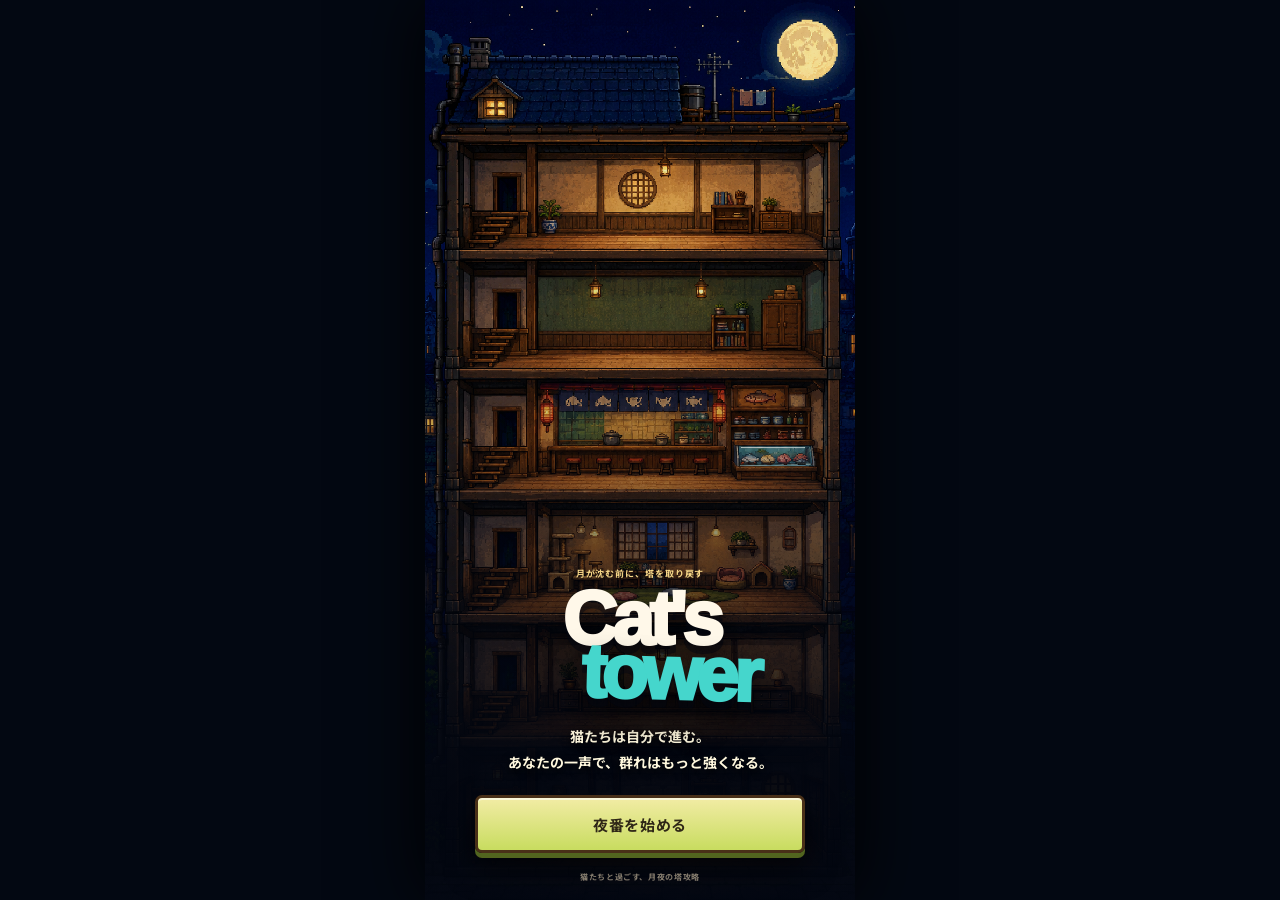
<file: index.html>
<!doctype html>
<html lang="ja">
<head>
  <meta charset="utf-8">
  <meta name="viewport" content="width=device-width,initial-scale=1,viewport-fit=cover">
  <meta name="theme-color" content="#151a2d">
  <meta name="apple-mobile-web-app-capable" content="yes">
  <meta name="apple-mobile-web-app-status-bar-style" content="black-translucent">
  <meta name="description" content="猫たちが自動で塔を駆け上がり、天敵と戦い、夜明けを重ねて強くなる縦型放置RPG。">
  <title>Cat's tower</title>
  <link rel="manifest" href="/manifest.webmanifest">
  <link rel="apple-touch-icon" href="/assets/icons/icon-192.png">
  <link rel="preload" as="image" href="/assets/v080/pixel-r2/tower-night-r2.png">
  <link rel="preload" as="image" href="/assets/v080/pixel-r2/mugi-sprites-r2.png">
  <link rel="preload" as="image" href="/assets/v080/pixel-r2/crow-sprites-r2.png">
  <link rel="preload" as="image" href="/assets/v082/pixel-r3/cats-cast-r3.png">
  <link rel="preload" as="image" href="/assets/v082/pixel-r3/enemies-r3.png">
  <link rel="stylesheet" href="/styles.css?v=082r3">
</head>
<body>
  <main id="app" class="app">
    <section id="splash" class="splash">
      <img class="splashArt pixelAsset" src="/assets/v080/pixel-r2/tower-night-r2.png" alt="月夜にそびえる猫たちの塔">
      <div class="splashShade"></div>
      <div class="splashCopy">
        <span class="kicker">月が沈む前に、塔を取り戻す</span>
        <h1><span>Cat's</span><span>tower</span></h1>
        <p>猫たちは自分で進む。<br>あなたの一声で、群れはもっと強くなる。</p>
        <button id="startBtn" class="primaryButton">夜番を始める</button>
        <small>猫たちと過ごす、月夜の塔攻略</small>
      </div>
    </section>

    <section id="game" class="game hidden">
      <header class="topbar compactTopbar">
        <button id="brandBtn" class="floorStamp" aria-label="塔攻略の遊び方">
          <span class="floorGlyph" aria-hidden="true">階</span>
          <span><small>現在階</small><strong id="floorLabel">1F</strong></span>
        </button>
        <div class="topActions">
          <button id="coinBtn" class="resource" aria-label="コイン">
            <i>C</i><span><small>コイン</small><b id="coins">0</b></span>
          </button>
          <button id="shardBtn" class="resource shardResource" aria-label="朝の鈴">
            <i>鈴</i><span><small>朝の鈴</small><b id="dawnShards">0</b></span>
          </button>
          <button id="menuBtn" class="iconButton" aria-label="設定"><span aria-hidden="true">設</span></button>
        </div>
      </header>

      <section class="runHud" aria-label="攻略状況">
        <div class="runHudMeta"><span>最高 <strong id="bestFloor">1F</strong></span><span>出撃 <strong><span id="catCount">0</span>匹</strong></span></div>
        <div id="dispatchGauge" class="dispatchGauge" role="progressbar" aria-label="次の自動出撃まで" aria-valuemin="0" aria-valuemax="100" aria-valuenow="0"><i id="dispatchMeter"></i></div>
      </section>

      <section id="towerBattlefield" class="towerBattlefield" aria-label="猫と天敵が戦う塔">
        <div class="towerScene">
          <div class="towerSlice towerSlice--next" aria-hidden="true">
            <img class="sliceBackdrop pixelAsset" src="/assets/v080/pixel-r2/tower-night-r2.png" alt="" draggable="false">
            <span class="sliceFlag">次の階</span>
            <span class="lockedDoor">未制圧</span>
          </div>

          <div class="towerSlice towerSlice--battle">
            <img id="towerBackdrop" class="towerBackdrop pixelAsset" src="/assets/v080/pixel-r2/tower-night-r2.png" alt="現在攻略している塔の階" draggable="false">
            <div class="battleVignette" aria-hidden="true"></div>
            <span class="sliceFlag currentFlag">戦闘中</span>
            <div class="enemyHud">
              <div><span id="enemyMark">WILD</span><strong id="enemyName">夜ガラス</strong><small id="enemyHpText">HP 0 / 0</small></div>
              <div id="enemyHpTrack" class="enemyHpTrack" role="progressbar" aria-label="天敵の残り体力" aria-valuemin="0" aria-valuemax="100" aria-valuenow="100"><i id="enemyHp"></i></div>
            </div>
            <div id="unitLayer" class="unitLayer" aria-hidden="true"></div>
            <div id="effectLayer" class="effectLayer" aria-hidden="true"></div>
            <div id="floorCallout" class="floorCallout hidden" aria-hidden="true"></div>
          </div>

          <div class="towerSlice towerSlice--support">
            <img class="sliceBackdrop pixelAsset" src="/assets/v080/pixel-r2/tower-night-r2.png" alt="制圧した階の後方支援" draggable="false">
            <span class="sliceFlag supportFlag">後方支援</span>
            <div class="facilityActivity" aria-hidden="true">
              <i class="facilityLamp"></i>
              <span class="supplyCrate"></span>
              <span class="supplyRoute"></span>
            </div>
            <button id="supportNode" class="supportNode hidden" data-action="open-support"></button>
          </div>
        </div>

        <div class="battleDock">
          <section id="upgradePanel" class="upgradeDock" aria-label="戦力強化">
            <button class="upgradeButton" data-action="upgrade-mugi" data-upgrade="mugi">
              <span class="upgradeIcon" aria-hidden="true">猫</span><span class="upgradeCopy"><b>ムギ</b><strong id="mugiLevel">Lv.1</strong><small id="mugiCost">10C</small></span>
            </button>
            <button class="upgradeButton" data-action="upgrade-weapon" data-upgrade="weapon">
              <span class="upgradeIcon" aria-hidden="true">爪</span><span class="upgradeCopy"><b>猫パンチ</b><strong id="weaponLevel">Lv.1</strong><small id="weaponCost">18C</small></span>
            </button>
            <button class="upgradeButton" data-action="upgrade-dispatch" data-upgrade="dispatch">
              <span class="upgradeIcon" aria-hidden="true">門</span><span class="upgradeCopy"><b>出撃口</b><strong id="dispatchLevel">Lv.1</strong><small id="dispatchCost">24C</small></span>
            </button>
          </section>
          <button id="tapDispatch" class="dispatchButton" data-action="dispatch-cat" aria-label="増援の猫を呼ぶ">
            <span class="dispatchIcon" aria-hidden="true">!</span>
            <span><strong>呼ぶ</strong><small>増援</small></span>
          </button>
        </div>
      </section>

      <button id="dawnButton" class="dawnButton hidden" data-action="open-dawn">
        <span>夜明けを迎える</span><small id="dawnRewardPreview">朝の鈴 0</small>
      </button>

      <nav id="bottomNav" class="bottomNav" aria-label="メインメニュー">
        <button class="active" data-nav="tower" aria-current="page"><i>塔</i><span>攻略</span></button>
        <button data-nav="cats"><i>猫</i><span>仲間</span></button>
        <button data-nav="support"><i>店</i><span>拠点</span></button>
        <button data-nav="memories"><i>録</i><span>記録</span><b id="memoryBadge" class="badge hidden">1</b></button>
      </nav>
    </section>

    <div id="modal" class="modal"></div>
    <div id="toastArea" class="toastArea" aria-live="polite" aria-atomic="false"></div>
    <template id="sheetTemplate">
      <div class="modalShade" data-close="1">
        <section class="sheet" role="dialog" aria-modal="true" aria-labelledby="sheetTitle" tabindex="-1">
          <span class="sheetHandle"></span>
          <header><div><small></small><h2 id="sheetTitle"></h2></div><button data-close="1" aria-label="閉じる">×</button></header>
          <div class="sheetBody"></div>
        </section>
      </div>
    </template>
  </main>
  <script src="/game-data.js?v=082r3"></script>
  <script src="/game-core.js?v=082r3"></script>
  <script src="/app.js?v=082r3"></script>
</body>
</html>
</file>
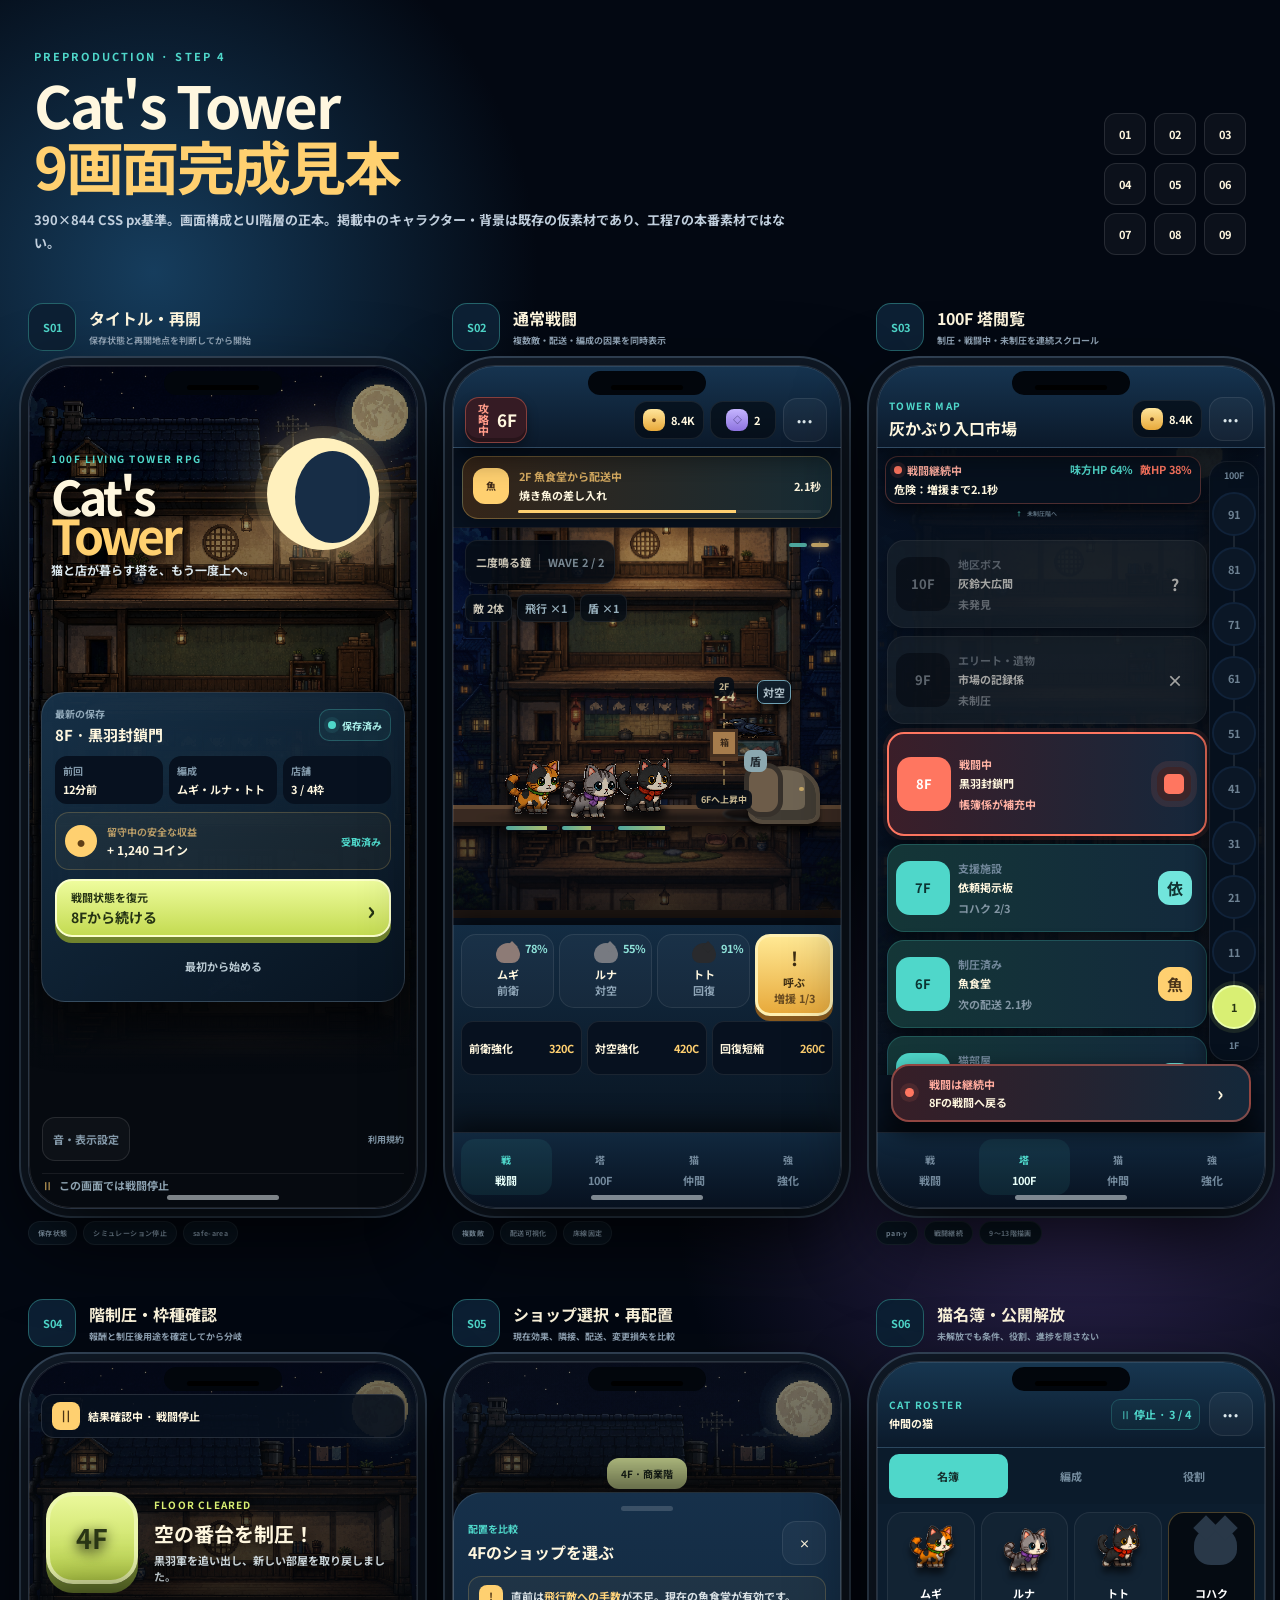
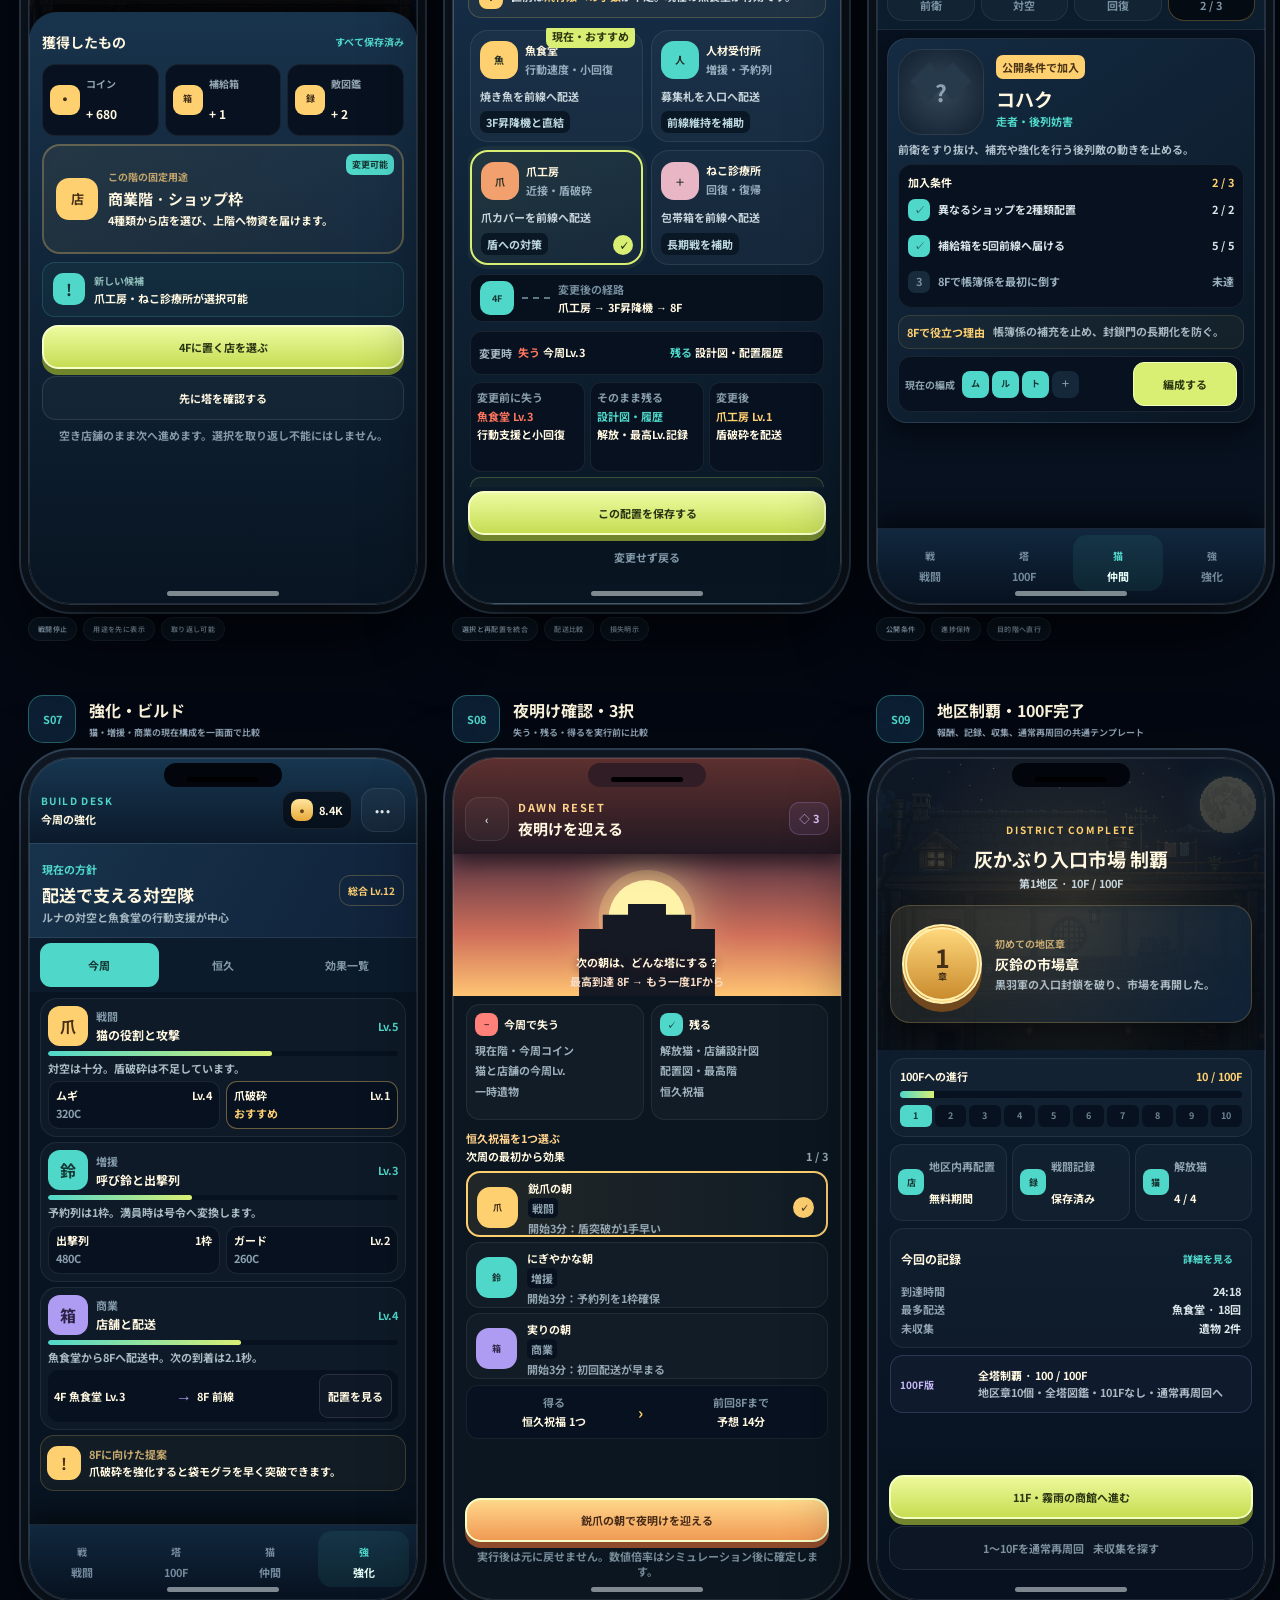
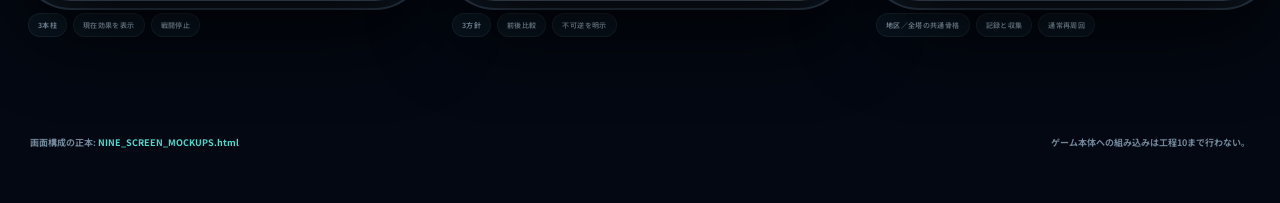
<file: NINE_SCREEN_MOCKUPS.html>
<!doctype html>
<html lang="ja">
<head>
  <meta charset="utf-8">
  <meta name="viewport" content="width=device-width,initial-scale=1,viewport-fit=cover">
  <meta name="theme-color" content="#07111f">
  <title>Cat's Tower 9画面完成見本</title>
  <link rel="stylesheet" href="/NINE_SCREEN_MOCKUPS.css">
</head>
<body>
  <header class="boardHeader">
    <div>
      <span class="eyebrow">PREPRODUCTION · STEP 4</span>
      <h1>Cat's Tower <strong>9画面完成見本</strong></h1>
      <p>390×844 CSS px基準。画面構成とUI階層の正本。掲載中のキャラクター・背景は既存の仮素材であり、工程7の本番素材ではない。</p>
    </div>
    <nav aria-label="画面一覧">
      <a href="#S01">01</a><a href="#S02">02</a><a href="#S03">03</a>
      <a href="#S04">04</a><a href="#S05">05</a><a href="#S06">06</a>
      <a href="#S07">07</a><a href="#S08">08</a><a href="#S09">09</a>
    </nav>
  </header>

  <main class="mockupGrid">
    <article id="S01" class="mockupCard">
      <header class="mockupMeta"><span>S01</span><div><h2>タイトル・再開</h2><p>保存状態と再開地点を判断してから開始</p></div></header>
      <section class="phone screenTitle" data-screen="S01" aria-label="タイトルと再開の完成見本">
        <div class="safeGuide" aria-hidden="true"><span>SAFE</span></div>
        <div class="titleBackdrop"></div>
        <div class="titleMoon"></div>
        <header class="titleBrand"><span>100F LIVING TOWER RPG</span><h2>Cat's<br><strong>Tower</strong></h2><p>猫と店が暮らす塔を、もう一度上へ。</p></header>
        <section class="resumePanel">
          <header><div><small>最新の保存</small><strong>8F · 黒羽封鎖門</strong></div><span class="saveOk"><i></i>保存済み</span></header>
          <div class="resumeFacts"><p><span>前回</span><b>12分前</b></p><p><span>編成</span><b>ムギ・ルナ・トト</b></p><p><span>店舗</span><b>3 / 4枠</b></p></div>
          <div class="offlineReward"><i>●</i><div><small>留守中の安全な収益</small><strong>+ 1,240 コイン</strong></div><span>受取済み</span></div>
          <button class="resumeCta"><span><small>戦闘状態を復元</small><strong>8Fから続ける</strong></span><i>›</i></button>
          <button class="newStartCta">最初から始める</button>
        </section>
        <footer class="titleFooter"><button>音・表示設定</button><span>利用規約</span><p><i>Ⅱ</i>この画面では戦闘停止</p></footer>
      </section>
      <footer class="stateLegend"><span>保存状態</span><span>シミュレーション停止</span><span>safe-area</span></footer>
    </article>

    <article id="S02" class="mockupCard">
      <header class="mockupMeta"><span>S02</span><div><h2>通常戦闘</h2><p>複数敵・配送・編成の因果を同時表示</p></div></header>
      <section class="phone screenBattle screenStandard" data-screen="S02" aria-label="通常戦闘の完成見本">
        <div class="safeGuide" aria-hidden="true"><span>SAFE</span></div>
        <header class="gameTopbar">
          <button class="floorBadge hot"><small>攻略中</small><strong>6F</strong></button>
          <div class="resourceStrip">
            <span class="resource coin"><i>●</i><b>8.4K</b></span>
            <span class="resource bellShard"><i>◇</i><b>2</b></span>
          </div>
          <button class="menuSquare" aria-label="設定">•••</button>
        </header>
        <section class="deliveryBar">
          <span class="shopMark fish">魚</span><div><small>2F 魚食堂から配送中</small><strong>焼き魚の差し入れ</strong></div><b>2.1秒</b>
          <i class="deliveryTrack"><em style="width:72%"></em></i>
        </section>
        <section class="battleRoom battleBlue">
          <div class="roomHeading"><span>二度鳴る鐘</span><small>WAVE 2 / 2</small></div>
          <div class="waveMarks"><b class="done"></b><b class="active"></b></div>
          <div class="unit catSprite catMugi squadMugi"><span class="hpPip"><i style="width:78%"></i></span></div>
          <div class="unit catSprite catLuna squadLuna"><span class="hpPip"><i style="width:55%"></i></span></div>
          <div class="unit catSprite catToto squadToto"><span class="hpPip"><i style="width:91%"></i></span></div>
          <div class="unit crowSprite foeCrow"><span class="targetRing">対空</span></div>
          <div class="unit foeMole"><i></i><span class="shieldStatus">盾</span></div>
          <div class="hitFx">-24</div>
          <div class="enemyGroupHud"><span>敵 2体</span><b>飛行 ×1</b><b>盾 ×1</b></div>
          <div class="parcelTrail" aria-label="2階の魚食堂から6階前線へ配送中"><span>2F</span><i>箱</i><b>6Fへ上昇中</b></div>
          <div class="groundRule"><span>共通床線 · 足裏誤差 2px以内</span></div>
        </section>
        <section class="battleRoster">
          <button class="rosterSlot"><i class="miniCat purple"></i><span><b>ムギ</b><small>前衛</small></span><em>78%</em></button>
          <button class="rosterSlot"><i class="miniCat gray"></i><span><b>ルナ</b><small>対空</small></span><em>55%</em></button>
          <button class="rosterSlot"><i class="miniCat black"></i><span><b>トト</b><small>回復</small></span><em>91%</em></button>
          <button class="summonCompact"><i>!</i><span><b>呼ぶ</b><small>増援 1/3</small></span></button>
          <div class="battleQuick"><button><span>前衛強化</span><b>320C</b></button><button><span>対空強化</span><b>420C</b></button><button><span>回復短縮</span><b>260C</b></button></div>
        </section>
        <nav class="bottomNav" aria-label="メインメニュー"><button class="active" aria-current="page"><i>戦</i><small>戦闘</small></button><button><i>塔</i><small>100F</small></button><button><i>猫</i><small>仲間</small></button><button><i>強</i><small>強化</small></button></nav>
      </section>
      <footer class="stateLegend"><span>複数敵</span><span>配送可視化</span><span>床線固定</span></footer>
    </article>

    <article id="S03" class="mockupCard">
      <header class="mockupMeta"><span>S03</span><div><h2>100F 塔閲覧</h2><p>制圧・戦闘中・未制圧を連続スクロール</p></div></header>
      <section class="phone screenTower" data-screen="S03" aria-label="100F塔閲覧の完成見本">
        <div class="safeGuide" aria-hidden="true"><span>SAFE</span></div>
        <header class="gameTopbar towerTopbar">
          <div class="titleStack"><small>TOWER MAP</small><strong>灰かぶり入口市場</strong></div>
          <div class="resourceStrip"><span class="resource coin"><i>●</i><b>8.4K</b></span></div>
          <button class="menuSquare" aria-label="塔画面の設定">•••</button>
        </header>
        <section class="towerViewport">
          <div class="towerLiveHud"><span><i></i>戦闘継続中</span><p><b>味方HP 64%</b><em>敵HP 38%</em></p><strong>危険：増援まで2.1秒</strong></div>
          <div class="scrollDirection top">未制圧階へ</div>
          <div class="floorRail">
            <article class="floorCard locked"><span class="floorNumber">10F</span><div><small>地区ボス</small><strong>灰鈴大広間</strong><em>未発見</em></div><i class="lockIcon">?</i></article>
            <article class="floorCard locked"><span class="floorNumber">9F</span><div><small>エリート・遺物</small><strong>市場の記録係</strong><em>未制圧</em></div><i class="lockIcon">×</i></article>
            <article class="floorCard current"><span class="floorNumber">8F</span><div><small>戦闘中</small><strong>黒羽封鎖門</strong><em>帳簿係が補充中</em></div><i class="pulseDot"></i></article>
            <article class="floorCard conquered shopFloor"><span class="floorNumber">7F</span><div><small>支援施設</small><strong>依頼掲示板</strong><em>コハク 2/3</em></div><i class="lifeIcon">依</i></article>
            <article class="floorCard conquered"><span class="floorNumber">6F</span><div><small>制圧済み</small><strong>魚食堂</strong><em>次の配送 2.1秒</em></div><i class="lifeIcon fish">魚</i></article>
            <article class="floorCard conquered mutedFloor"><span class="floorNumber">5F</span><div><small>猫部屋</small><strong>トトの診療部屋</strong><em>休息中 1匹</em></div><i class="lifeIcon">猫</i></article>
          </div>
          <aside class="districtRail" aria-label="地区レール">
            <span class="railLabel">100F</span><button>91</button><button>81</button><button>71</button><button>61</button><button>51</button><button>41</button><button>31</button><button>21</button><button>11</button><button class="active">1</button><span class="railLabel">1F</span>
          </aside>
        </section>
        <button class="returnBattle"><span class="livePulse"></span><div><small>戦闘は継続中</small><strong>8Fの戦闘へ戻る</strong></div><i>›</i></button>
        <nav class="bottomNav" aria-label="メインメニュー"><button><i>戦</i><small>戦闘</small></button><button class="active" aria-current="page"><i>塔</i><small>100F</small></button><button><i>猫</i><small>仲間</small></button><button><i>強</i><small>強化</small></button></nav>
      </section>
      <footer class="stateLegend"><span>pan-y</span><span>戦闘継続</span><span>9〜13階描画</span></footer>
    </article>

    <article id="S04" class="mockupCard">
      <header class="mockupMeta"><span>S04</span><div><h2>階制圧・枠種確認</h2><p>報酬と制圧後用途を確定してから分岐</p></div></header>
      <section class="phone screenClear" data-screen="S04" aria-label="階制圧と枠種確認の完成見本">
        <div class="safeGuide" aria-hidden="true"><span>SAFE</span></div>
        <div class="clearBackdrop"></div>
        <header class="pauseStatus"><i>Ⅱ</i><span>結果確認中 · 戦闘停止</span></header>
        <section class="clearHero"><span class="clearFloor">4F</span><div><small>FLOOR CLEARED</small><h3 id="clear-title">空の番台を制圧！</h3><p>黒羽軍を追い出し、新しい部屋を取り戻しました。</p></div></section>
        <section class="clearPanel" role="dialog" aria-modal="true" aria-labelledby="clear-title">
          <header><span>獲得したもの</span><b>すべて保存済み</b></header>
          <div class="rewardRow"><p><i class="coinReward">●</i><span>コイン</span><strong>+ 680</strong></p><p><i class="boxReward">箱</i><span>補給箱</span><strong>+ 1</strong></p><p><i class="recordReward">録</i><span>敵図鑑</span><strong>+ 2</strong></p></div>
          <article class="slotReveal"><span class="slotIcon">店</span><div><small>この階の固定用途</small><h4>商業階 · ショップ枠</h4><p>4種類から店を選び、上階へ物資を届けます。</p></div><b>変更可能</b></article>
          <div class="unlockNotice"><i>!</i><div><small>新しい候補</small><strong>爪工房・ねこ診療所が選択可能</strong></div></div>
          <button class="primaryCta clearCta">4Fに置く店を選ぶ</button>
          <button class="secondaryClearCta">先に塔を確認する</button>
          <p class="clearRule">空き店舗のまま次へ進めます。選択を取り返し不能にはしません。</p>
        </section>
      </section>
      <footer class="stateLegend"><span>戦闘停止</span><span>用途を先に表示</span><span>取り返し可能</span></footer>
    </article>

    <article id="S05" class="mockupCard">
      <header class="mockupMeta"><span>S05</span><div><h2>ショップ選択・再配置</h2><p>現在効果、隣接、配送、変更損失を比較</p></div></header>
      <section class="phone screenSheet screenShopChoice" data-screen="S05" aria-label="ショップ選択と再配置の完成見本">
        <div class="safeGuide" aria-hidden="true"><span>SAFE</span></div>
        <div class="dimmedWorld" aria-hidden="true"><span>4F · 商業階</span><div class="emptyShop installed"><i>魚</i><b>現在：魚食堂 Lv.3</b></div></div>
        <section class="bottomSheet tallSheet" role="dialog" aria-modal="true" aria-labelledby="shop-title">
          <span class="sheetHandle"></span>
          <header class="sheetHeader"><div><small>配置を比較</small><h3 id="shop-title">4Fのショップを選ぶ</h3></div><button aria-label="ショップ選択を閉じる">×</button></header>
          <p class="sheetLead"><i>!</i><span>直前は<strong>飛行敵への手数</strong>が不足。現在の魚食堂が有効です。</span></p>
          <div class="shopScroll">
            <div class="shopGrid">
              <button class="shopCard recommended" aria-pressed="false"><span class="recommendFlag">現在・おすすめ</span><i class="shopPixel fish">魚</i><div><strong>魚食堂</strong><small>行動速度・小回復</small></div><p>焼き魚を前線へ配送</p><em>3F昇降機と直結</em></button>
              <button class="shopCard"><i class="shopPixel guild">人</i><div><strong>人材受付所</strong><small>増援・予約列</small></div><p>募集札を入口へ配送</p><em>前線維持を補助</em></button>
              <button class="shopCard selected" aria-pressed="true"><i class="shopPixel forge">爪</i><div><strong>爪工房</strong><small>近接・盾破砕</small></div><p>爪カバーを前線へ配送</p><em>盾への対策</em><b class="choiceCheck">✓</b></button>
              <button class="shopCard"><i class="shopPixel clinic">＋</i><div><strong>ねこ診療所</strong><small>回復・復帰</small></div><p>包帯箱を前線へ配送</p><em>長期戦を補助</em></button>
            </div>
            <div class="placementPreview"><span>4F</span><i></i><div><small>変更後の経路</small><strong>爪工房 → 3F昇降機 → 8F</strong></div></div>
            <div class="swapImpact"><span>変更時</span><p><b>失う</b> 今周Lv.3</p><p><b>残る</b> 設計図・配置履歴</p></div>
            <div class="shopImpactDetail"><article class="loss"><span>変更前に失う</span><b>魚食堂 Lv.3</b><p>行動支援と小回復</p></article><article class="keep"><span>そのまま残る</span><b>設計図・履歴</b><p>解放・最高Lv.記録</p></article><article class="after"><span>変更後</span><b>爪工房 Lv.1</b><p>盾破砕を配送</p></article><footer><strong>10F制覇後の無料期間</strong><b>費用 0C</b></footer></div>
          </div>
          <div class="shopSticky"><button class="primaryCta">この配置を保存する</button><button class="textCta">変更せず戻る</button></div>
        </section>
      </section>
      <footer class="stateLegend"><span>選択と再配置を統合</span><span>配送比較</span><span>損失明示</span></footer>
    </article>

    <article id="S06" class="mockupCard">
      <header class="mockupMeta"><span>S06</span><div><h2>猫名簿・公開解放</h2><p>未解放でも条件、役割、進捗を隠さない</p></div></header>
      <section class="phone screenCats" data-screen="S06" aria-label="猫名簿と公開解放条件の完成見本">
        <div class="safeGuide" aria-hidden="true"><span>SAFE</span></div>
        <header class="sectionTopbar"><div><small>CAT ROSTER</small><strong>仲間の猫</strong></div><span class="partyCount">Ⅱ 停止 · 3 / 4</span><button class="menuSquare" aria-label="猫画面の設定">•••</button></header>
        <div class="catTabs" role="tablist"><button class="active" role="tab" aria-selected="true">名簿</button><button role="tab" aria-selected="false">編成</button><button role="tab" aria-selected="false">役割</button></div>
        <section class="catRosterRow">
          <button class="catPortrait" aria-pressed="false"><i class="catSprite catMugi"></i><span>ムギ</span><em>前衛</em></button>
          <button class="catPortrait"><i class="catSprite catLuna"></i><span>ルナ</span><em>対空</em></button>
          <button class="catPortrait"><i class="catSprite catToto"></i><span>トト</span><em>回復</em></button>
          <button class="catPortrait locked activeLock" aria-pressed="true" aria-label="コハク、未解放、加入条件2件達成、残り1件"><i class="catSilhouette"></i><span>コハク</span><em>2 / 3</em></button>
        </section>
        <section class="catDetailCard">
          <div class="catDetailHero"><div class="largeCatSilhouette"><i>?</i></div><div><span class="lockedLabel">公開条件で加入</span><h3>コハク</h3><p>走者・後列妨害</p></div></div>
          <p class="roleCopy">前衛をすり抜け、補充や強化を行う後列敵の動きを止める。</p>
          <div class="unlockProgress"><header><span>加入条件</span><strong>2 / 3</strong></header>
            <p class="done"><i>✓</i><span>異なるショップを2種類配置</span><b>2 / 2</b></p>
            <p class="done"><i>✓</i><span>補給箱を5回前線へ届ける</span><b>5 / 5</b></p>
            <p><i>3</i><span>8Fで帳簿係を最初に倒す</span><b>未達</b></p>
          </div>
          <div class="whyUseful"><span>8Fで役立つ理由</span><p>帳簿係の補充を止め、封鎖門の長期化を防ぐ。</p></div>
          <div class="formationMini"><div><span>現在の編成</span><p><i>ム</i><i>ル</i><i>ト</i><i class="emptySlot">＋</i></p></div><button>編成する</button></div>
        </section>
        <nav class="bottomNav" aria-label="メインメニュー"><button><i>戦</i><small>戦闘</small></button><button><i>塔</i><small>100F</small></button><button class="active" aria-current="page"><i>猫</i><small>仲間</small></button><button><i>強</i><small>強化</small></button></nav>
      </section>
      <footer class="stateLegend"><span>公開条件</span><span>進捗保持</span><span>目的階へ直行</span></footer>
    </article>

    <article id="S07" class="mockupCard">
      <header class="mockupMeta"><span>S07</span><div><h2>強化・ビルド</h2><p>猫・増援・商業の現在構成を一画面で比較</p></div></header>
      <section class="phone screenBuild" data-screen="S07" aria-label="強化とビルドの完成見本">
        <div class="safeGuide" aria-hidden="true"><span>SAFE</span></div>
        <header class="sectionTopbar buildTopbar"><div><small>BUILD DESK</small><strong>今周の強化</strong></div><span class="resource coin buildCoins"><i>●</i><b>8.4K</b></span><button class="menuSquare" aria-label="強化画面の設定">•••</button></header>
        <section class="buildSummary"><div><small>現在の方針</small><h3>配送で支える対空隊</h3><p>ルナの対空と魚食堂の行動支援が中心</p></div><span>総合 Lv.12</span></section>
        <div class="buildTabs" role="tablist"><button class="active" role="tab" aria-selected="true">今周</button><button role="tab" aria-selected="false">恒久</button><button role="tab" aria-selected="false">効果一覧</button></div>
        <section class="buildBody">
          <article class="buildLane combatLane"><header><i>爪</i><div><small>戦闘</small><strong>猫の役割と攻撃</strong></div><span>Lv.5</span></header><div class="buildMeter"><i style="width:64%"></i></div><p>対空は十分。盾破砕は不足しています。</p><div class="upgradeRow"><button><span>ムギ</span><b>Lv.4</b><em>320C</em></button><button class="recommendedUpgrade"><span>爪破砕</span><b>Lv.1</b><em>おすすめ</em></button></div></article>
          <article class="buildLane summonLane"><header><i>鈴</i><div><small>増援</small><strong>呼び鈴と出撃列</strong></div><span>Lv.3</span></header><div class="buildMeter"><i style="width:41%"></i></div><p>予約列は1枠。満員時は号令へ変換します。</p><div class="upgradeRow"><button><span>出撃列</span><b>1枠</b><em>480C</em></button><button><span>ガード</span><b>Lv.2</b><em>260C</em></button></div></article>
          <article class="buildLane commerceLane"><header><i>箱</i><div><small>商業</small><strong>店舗と配送</strong></div><span>Lv.4</span></header><div class="buildMeter"><i style="width:55%"></i></div><p>魚食堂から8Fへ配送中。次の到着は2.1秒。</p><div class="commerceLink"><span>4F 魚食堂 Lv.3</span><i>→</i><b>8F 前線</b><button>配置を見る</button></div></article>
          <div class="buildAdvice"><i>!</i><p><small>8Fに向けた提案</small><strong>爪破砕を強化すると袋モグラを早く突破できます。</strong></p></div>
        </section>
        <nav class="bottomNav" aria-label="メインメニュー"><button><i>戦</i><small>戦闘</small></button><button><i>塔</i><small>100F</small></button><button><i>猫</i><small>仲間</small></button><button class="active" aria-current="page"><i>強</i><small>強化</small></button></nav>
      </section>
      <footer class="stateLegend"><span>3本柱</span><span>現在効果を表示</span><span>戦闘停止</span></footer>
    </article>

    <article id="S08" class="mockupCard">
      <header class="mockupMeta"><span>S08</span><div><h2>夜明け確認・3択</h2><p>失う・残る・得るを実行前に比較</p></div></header>
      <section class="phone screenDawn" data-screen="S08" role="dialog" aria-modal="true" aria-label="夜明け確認と祝福3択の完成見本">
        <div class="safeGuide dawnSafe" aria-hidden="true"><span>SAFE</span></div>
        <header class="dawnHeader"><button class="backButton">‹</button><div><small>DAWN RESET</small><h3>夜明けを迎える</h3></div><span class="dawnCurrency">◇ 3</span></header>
        <section class="sunriseHero"><div class="sun"></div><div class="towerSilhouette"></div><p>次の朝は、どんな塔にする？</p><small>最高到達 8F → もう一度1Fから</small></section>
        <section class="dawnBody">
          <div class="dawnScroll">
            <div class="keepLoseGrid"><article class="lose"><header><i>−</i><span>今周で失う</span></header><p>現在階・今周コイン</p><p>猫と店舗の今周Lv.</p><p>一時遺物</p></article><article class="keep"><header><i>✓</i><span>残る</span></header><p>解放猫・店舗設計図</p><p>配置図・最高階</p><p>恒久祝福</p></article></div>
            <header class="blessingHeading"><div><small>恒久祝福を1つ選ぶ</small><strong>次周の最初から効果</strong></div><span>1 / 3</span></header>
            <div class="blessingCards"><button class="blessing selected" aria-pressed="true"><i class="clawBlessing">爪</i><div><strong>鋭爪の朝</strong><small>戦闘</small><p>開始3分：盾突破が1手早い</p></div><b>✓</b></button><button class="blessing" aria-pressed="false"><i class="bellBlessing">鈴</i><div><strong>にぎやかな朝</strong><small>増援</small><p>開始3分：予約列を1枠確保</p></div></button><button class="blessing" aria-pressed="false"><i class="tradeBlessing">箱</i><div><strong>実りの朝</strong><small>商業</small><p>開始3分：初回配送が早まる</p></div></button></div>
            <div class="beforeAfter gainForecast"><span><small>得る</small><b>恒久祝福 1つ</b></span><i>›</i><span><small>前回8Fまで</small><b>予想 14分</b></span></div>
          </div>
          <div class="dawnSticky"><button class="dawnCta">鋭爪の朝で夜明けを迎える</button><p class="confirmCopy">実行後は元に戻せません。数値倍率はシミュレーション後に確定します。</p></div>
        </section>
      </section>
      <footer class="stateLegend"><span>3方針</span><span>前後比較</span><span>不可逆を明示</span></footer>
    </article>

    <article id="S09" class="mockupCard">
      <header class="mockupMeta"><span>S09</span><div><h2>地区制覇・100F完了</h2><p>報酬、記録、収集、通常再周回の共通テンプレート</p></div></header>
      <section class="phone screenComplete" data-screen="S09" aria-label="地区制覇と100F完了の完成見本">
        <div class="safeGuide" aria-hidden="true"><span>SAFE</span></div>
        <div class="completeBackdrop"></div>
        <header class="completeHeader"><span>DISTRICT COMPLETE</span><h3>灰かぶり入口市場 制覇</h3><p>第1地区 · 10F / 100F</p></header>
        <section class="districtMedal"><div class="medalCore"><span>1</span><i>章</i></div><div><small>初めての地区章</small><strong>灰鈴の市場章</strong><p>黒羽軍の入口封鎖を破り、市場を再開した。</p></div></section>
        <section class="completeBody">
          <div class="completeScroll">
            <div class="towerProgress"><header><span>100Fへの進行</span><strong>10 / 100F</strong></header><i><b style="width:10%"></b></i><div class="districtDots"><em class="done">1</em><em>2</em><em>3</em><em>4</em><em>5</em><em>6</em><em>7</em><em>8</em><em>9</em><em>10</em></div></div>
            <div class="completeRewards"><article><i>店</i><span>地区内再配置</span><strong>無料期間</strong></article><article><i>録</i><span>戦闘記録</span><strong>保存済み</strong></article><article><i>猫</i><span>解放猫</span><strong>4 / 4</strong></article></div>
            <div class="runRecord"><header><span>今回の記録</span><button>詳細を見る</button></header><p><span>到達時間</span><b>24:18</b></p><p><span>最多配送</span><b>魚食堂 · 18回</b></p><p><span>未収集</span><b>遺物 2件</b></p></div>
            <div class="completionMode finalPreview"><span>100F版</span><p><b>全塔制覇 · 100 / 100F</b><small>地区章10個・全塔図鑑・101Fなし・通常再周回へ</small></p></div>
          </div>
          <div class="completionSticky"><button class="completeCta">11F・霧雨の商館へ進む</button><button class="nextDistrict"><span>1〜10Fを通常再周回</span><small>未収集を探す</small></button></div>
        </section>
      </section>
      <footer class="stateLegend"><span>地区／全塔の共通骨格</span><span>記録と収集</span><span>通常再周回</span></footer>
    </article>
  </main>

  <footer class="boardFooter">
    <p>画面構成の正本: <a href="/NINE_SCREEN_MOCKUPS.html">NINE_SCREEN_MOCKUPS.html</a></p>
    <p>ゲーム本体への組み込みは工程10まで行わない。</p>
  </footer>
</body>
</html>
</file>
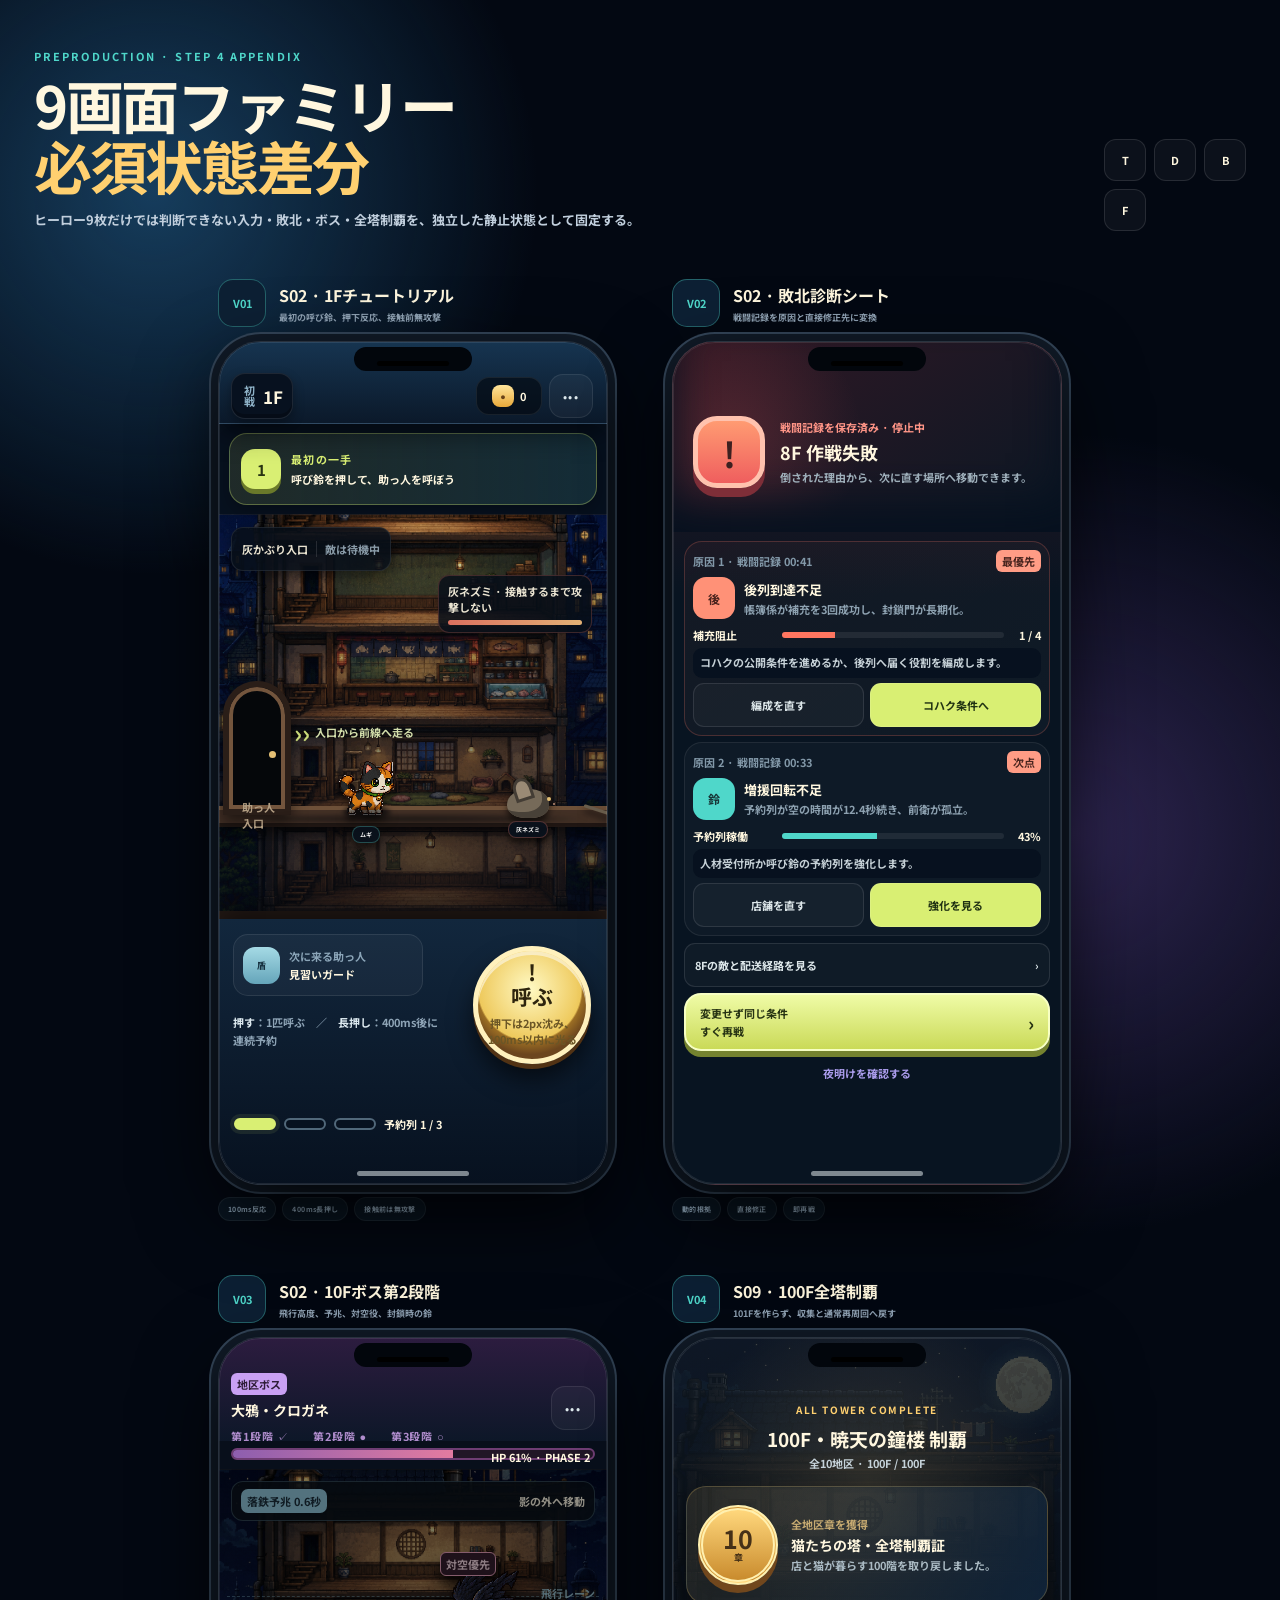
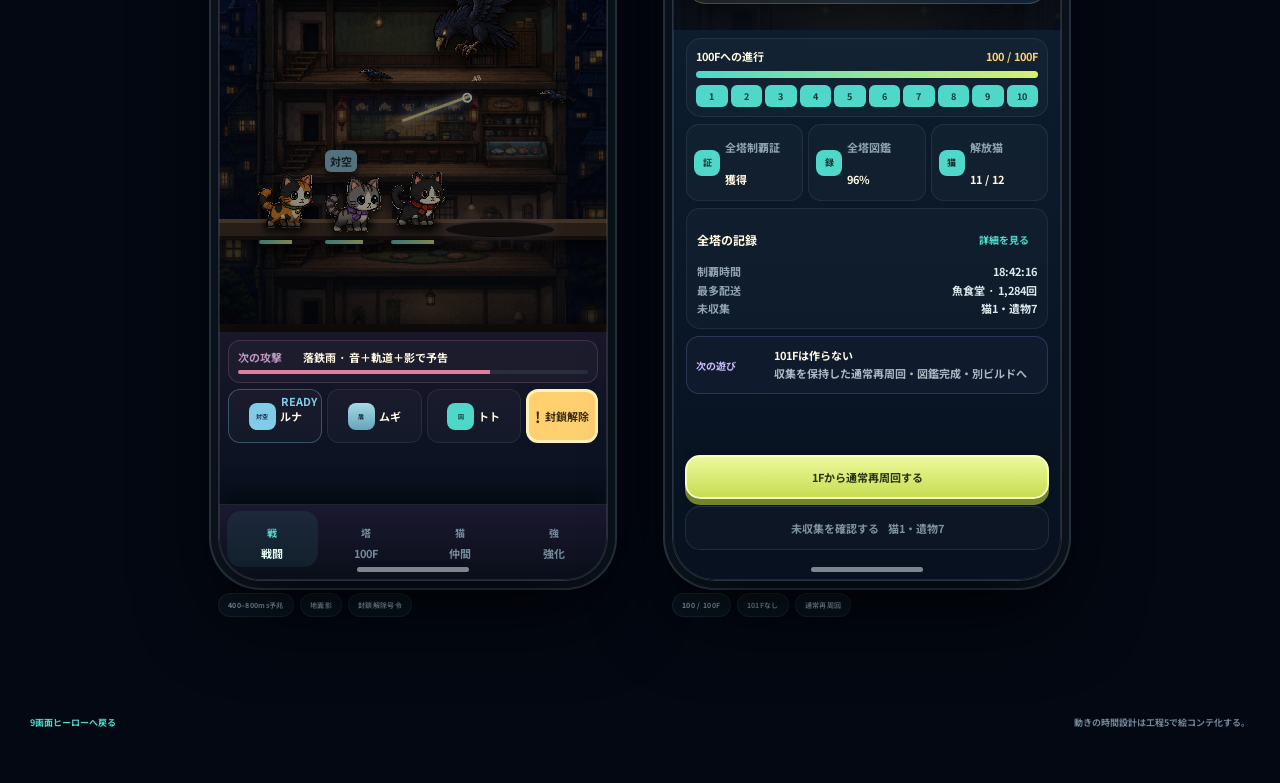
<file: NINE_SCREEN_VARIANTS.html>
<!doctype html>
<html lang="ja">
<head>
  <meta charset="utf-8">
  <meta name="viewport" content="width=device-width,initial-scale=1,viewport-fit=cover">
  <meta name="theme-color" content="#07111f">
  <title>Cat's Tower 必須状態差分</title>
  <link rel="stylesheet" href="/NINE_SCREEN_MOCKUPS.css">
</head>
<body>
  <header class="boardHeader">
    <div><span class="eyebrow">PREPRODUCTION · STEP 4 APPENDIX</span><h1>9画面ファミリー <strong>必須状態差分</strong></h1><p>ヒーロー9枚だけでは判断できない入力・敗北・ボス・全塔制覇を、独立した静止状態として固定する。</p></div>
    <nav aria-label="差分一覧"><a href="#V01">T</a><a href="#V02">D</a><a href="#V03">B</a><a href="#V04">F</a></nav>
  </header>

  <main class="mockupGrid variantGrid">
    <article id="V01" class="mockupCard">
      <header class="mockupMeta"><span>V01</span><div><h2>S02 · 1Fチュートリアル</h2><p>最初の呼び鈴、押下反応、接触前無攻撃</p></div></header>
      <section class="phone variantPhone variantTutorial" data-variant="V01" aria-label="1階チュートリアル状態">
        <div class="safeGuide" aria-hidden="true"><span>SAFE</span></div>
        <header class="gameTopbar"><button class="floorBadge"><small>初戦</small><strong>1F</strong></button><div class="resourceStrip"><span class="resource coin"><i>●</i><b>0</b></span></div><button class="menuSquare" aria-label="設定">•••</button></header>
        <section class="objectiveBanner"><span class="stepIndex">1</span><div><small>最初の一手</small><strong>呼び鈴を押して、助っ人を呼ぼう</strong></div></section>
        <section class="battleRoom warmRoom"><div class="roomHeading"><span>灰かぶり入口</span><small>敵は待機中</small></div><div class="entryDoor"><i></i><small>助っ人入口</small></div><div class="unit catSprite catMugi unitMugi"><span class="nameplate ally">ムギ</span></div><div class="unit foeMouse"><i></i><span class="nameplate enemy">灰ネズミ</span></div><div class="enemyMiniHp"><span>灰ネズミ · 接触するまで攻撃しない</span><i><b style="width:100%"></b></i></div><div class="runCue"><i>››</i><span>入口から前線へ走る</span></div><div class="groundRule"><span>床線</span></div></section>
        <section class="commandDock tutorialDock"><div class="helperPreview"><i class="roleIcon shieldIcon">盾</i><div><small>次に来る助っ人</small><strong>見習いガード</strong></div></div><p class="touchHint"><b>押す</b>：1匹呼ぶ　／　<b>長押し</b>：400ms後に連続予約</p><button class="summonBell pressedState" aria-label="呼び鈴を押す"><i>!</i><strong>呼ぶ</strong><small>押下は2px沈み、100ms以内に光る</small></button><div class="tutorialQueue"><span class="active"></span><span></span><span></span><b>予約列 1 / 3</b></div></section>
      </section>
      <footer class="stateLegend"><span>100ms反応</span><span>400ms長押し</span><span>接触前は無攻撃</span></footer>
    </article>

    <article id="V02" class="mockupCard">
      <header class="mockupMeta"><span>V02</span><div><h2>S02 · 敗北診断シート</h2><p>戦闘記録を原因と直接修正先に変換</p></div></header>
      <section class="phone variantPhone variantDefeat" data-variant="V02" aria-label="敗北診断状態">
        <div class="safeGuide" aria-hidden="true"><span>SAFE</span></div>
        <section class="defeatHero"><div class="defeatMark">!</div><div><small>戦闘記録を保存済み · 停止中</small><h3>8F 作戦失敗</h3><p>倒された理由から、次に直す場所へ移動できます。</p></div></section>
        <section class="diagnosisBody"><article class="causeCard primaryCause"><header><span>原因 1 · 戦闘記録 00:41</span><b>最優先</b></header><div class="causeTitle"><i>後</i><div><h4>後列到達不足</h4><p>帳簿係が補充を3回成功し、封鎖門が長期化。</p></div></div><div class="evidenceTrack danger"><span>補充阻止</span><b><i style="width:24%"></i></b><em>1 / 4</em></div><p class="fixSummary">コハクの公開条件を進めるか、後列へ届く役割を編成します。</p><div class="quickActions"><button>編成を直す</button><button>コハク条件へ</button></div></article><article class="causeCard"><header><span>原因 2 · 戦闘記録 00:33</span><b>次点</b></header><div class="causeTitle"><i class="healCause">鈴</i><div><h4>増援回転不足</h4><p>予約列が空の時間が12.4秒続き、前衛が孤立。</p></div></div><div class="evidenceTrack"><span>予約列稼働</span><b><i style="width:43%"></i></b><em>43%</em></div><p class="fixSummary">人材受付所か呼び鈴の予約列を強化します。</p><div class="quickActions"><button>店舗を直す</button><button>強化を見る</button></div></article><button class="inlineAction">8Fの敵と配送経路を見る <i>›</i></button><button class="retryCta"><span><small>変更せず同じ条件</small><strong>すぐ再戦</strong></span><i>›</i></button><button class="dawnLink">夜明けを確認する</button></section>
      </section>
      <footer class="stateLegend"><span>動的根拠</span><span>直接修正</span><span>即再戦</span></footer>
    </article>

    <article id="V03" class="mockupCard">
      <header class="mockupMeta"><span>V03</span><div><h2>S02 · 10Fボス第2段階</h2><p>飛行高度、予兆、対空役、封鎖時の鈴</p></div></header>
      <section class="phone variantPhone variantBoss" data-variant="V03" aria-label="10階ボス第2段階状態">
        <div class="safeGuide" aria-hidden="true"><span>SAFE</span></div>
        <header class="bossTopbar"><div class="bossIdentity"><span>地区ボス</span><h3>大鴉・クロガネ</h3><small>第1段階 ✓　　第2段階 ●　　第3段階 ○</small></div><button class="menuSquare" aria-label="設定">•••</button></header>
        <div class="bossHp"><i><b style="width:61%"></b></i><span>HP 61% · PHASE 2</span></div>
        <section class="battleRoom bossRoom"><div class="phaseCue"><span>落鉄予兆 0.6秒</span><strong>影の外へ移動</strong></div><div class="airLane"><span>飛行レーン</span></div><div class="unit bossSprite bossFlying"><span class="bossTarget">対空優先</span></div><div class="bossGroundShadow" aria-hidden="true"></div><div class="unit crowSprite bossMinionOne"></div><div class="unit crowSprite bossMinionTwo"></div><div class="unit catSprite catMugi bossMugi"><span class="hpPip"><i style="width:64%"></i></span></div><div class="unit catSprite catLuna bossLuna"><span class="rolePulse">対空</span><span class="hpPip"><i style="width:74%"></i></span></div><div class="unit catSprite catToto bossToto"><span class="hpPip"><i style="width:82%"></i></span></div><div class="projectile"><i></i><span>-48</span></div><div class="groundRule"><span>床線</span></div></section>
        <section class="bossCommand"><div class="nextThreat"><span>次の攻撃</span><b>落鉄雨 · 音＋軌道＋影で予告</b><i style="--progress:72%"></i></div><div class="bossRoster"><button class="ready"><i class="roleIcon aimIcon">対空</i><span>ルナ</span><em>READY</em></button><button><i class="roleIcon shieldIcon">盾</i><span>ムギ</span></button><button><i class="roleIcon healIcon">回</i><span>トト</span></button><button class="summonBoss"><i>!</i><span>封鎖解除</span></button></div></section>
        <nav class="bottomNav bossNav" aria-label="メインメニュー"><button class="active" aria-current="page"><i>戦</i><small>戦闘</small></button><button><i>塔</i><small>100F</small></button><button><i>猫</i><small>仲間</small></button><button><i>強</i><small>強化</small></button></nav>
      </section>
      <footer class="stateLegend"><span>400–800ms予兆</span><span>地面影</span><span>封鎖解除号令</span></footer>
    </article>

    <article id="V04" class="mockupCard">
      <header class="mockupMeta"><span>V04</span><div><h2>S09 · 100F全塔制覇</h2><p>101Fを作らず、収集と通常再周回へ戻す</p></div></header>
      <section class="phone screenComplete variantPhone finalState" data-variant="V04" aria-label="100階全塔制覇状態">
        <div class="safeGuide" aria-hidden="true"><span>SAFE</span></div><div class="completeBackdrop"></div>
        <header class="completeHeader"><span>ALL TOWER COMPLETE</span><h3>100F・暁天の鐘楼 制覇</h3><p>全10地区 · 100F / 100F</p></header>
        <section class="districtMedal"><div class="medalCore"><span>10</span><i>章</i></div><div><small>全地区章を獲得</small><strong>猫たちの塔・全塔制覇証</strong><p>店と猫が暮らす100階を取り戻しました。</p></div></section>
        <section class="completeBody"><div class="completeScroll"><div class="towerProgress"><header><span>100Fへの進行</span><strong>100 / 100F</strong></header><i><b style="width:100%"></b></i><div class="districtDots"><em class="done">1</em><em class="done">2</em><em class="done">3</em><em class="done">4</em><em class="done">5</em><em class="done">6</em><em class="done">7</em><em class="done">8</em><em class="done">9</em><em class="done">10</em></div></div><div class="completeRewards"><article><i>証</i><span>全塔制覇証</span><strong>獲得</strong></article><article><i>録</i><span>全塔図鑑</span><strong>96%</strong></article><article><i>猫</i><span>解放猫</span><strong>11 / 12</strong></article></div><div class="runRecord"><header><span>全塔の記録</span><button>詳細を見る</button></header><p><span>制覇時間</span><b>18:42:16</b></p><p><span>最多配送</span><b>魚食堂 · 1,284回</b></p><p><span>未収集</span><b>猫1・遺物7</b></p></div><div class="completionMode finalPreview"><span>次の遊び</span><p><b>101Fは作らない</b><small>収集を保持した通常再周回・図鑑完成・別ビルドへ</small></p></div></div><div class="completionSticky"><button class="completeCta">1Fから通常再周回する</button><button class="nextDistrict"><span>未収集を確認する</span><small>猫1・遺物7</small></button></div></section>
      </section>
      <footer class="stateLegend"><span>100 / 100F</span><span>101Fなし</span><span>通常再周回</span></footer>
    </article>
  </main>
  <footer class="boardFooter"><p><a href="/NINE_SCREEN_MOCKUPS.html">9画面ヒーローへ戻る</a></p><p>動きの時間設計は工程5で絵コンテ化する。</p></footer>
</body>
</html>
</file>
<file: styles.css>
@font-face{font-family:"CatsTowerJP";src:url('/assets/fonts/noto-sans-jp-700-ja.woff2') format('woff2');font-style:normal;font-weight:700 950;font-display:swap}
:root{--night:#07111f;--night2:#10243d;--panel:#10243dee;--panel2:#17324fee;--paper:#fff8e9;--muted:#b8c5d4;--teal:#45d6cc;--lime:#d8ef78;--amber:#ffd075;--coral:#ff815e;--lav:#a996eb;--safeT:env(safe-area-inset-top,0px);--safeB:env(safe-area-inset-bottom,0px);font-family:"CatsTowerJP",-apple-system,BlinkMacSystemFont,"Hiragino Sans","Yu Gothic",sans-serif;color-scheme:dark}*{box-sizing:border-box}html,body{width:100%;height:100%;margin:0;overflow:hidden;background:#030812}body{color:var(--paper);-webkit-text-size-adjust:100%;user-select:none;-webkit-user-select:none;-webkit-touch-callout:none}button,input{font:inherit}button{border:0;color:inherit;background:none;-webkit-tap-highlight-color:transparent;cursor:pointer}.hidden{display:none!important}.app{position:fixed;inset:0;width:100%;max-width:520px;height:100dvh;min-height:100svh;margin:auto;overflow:hidden;background:var(--night);box-shadow:0 0 70px #000}
.splash{position:absolute;inset:0;z-index:90;overflow:hidden;background:#07111f}.splashArt{position:absolute;inset:0;width:100%;height:100%;object-fit:cover;object-position:center 45%;filter:saturate(.94) contrast(1.03)}.splashShade{position:absolute;inset:0;background:linear-gradient(180deg,#02061005 18%,#02061040 50%,#020610f5 84%)}.splashCopy{position:absolute;z-index:2;left:24px;right:24px;bottom:calc(22px + var(--safeB));text-align:center}.kicker{display:block;color:#d8ef78;font-size:8px;font-weight:900;letter-spacing:.19em}.splash h1{display:flex;flex-direction:column;align-items:center;margin:12px 0 0;font-family:"Arial Rounded MT Bold","Hiragino Maru Gothic ProN",sans-serif;font-size:clamp(54px,16vw,76px);font-weight:950;line-height:.72;letter-spacing:-.07em;text-shadow:0 8px 0 #0206107a,0 18px 35px #000c}.splash h1 span:last-child{margin-left:58px;color:var(--teal);transform:rotate(1.5deg)}.splashCopy p{margin:23px 0 19px;color:#fff8de;font-size:14px;font-weight:800;line-height:1.85;text-shadow:0 3px 9px #000}.splashCopy>small{display:block;margin-top:22px;color:#fff5;font-size:7px;font-weight:900;letter-spacing:.16em}.primaryButton{width:min(100%,330px);min-height:62px;border-radius:21px;color:#15261e;background:linear-gradient(180deg,#f0fcae,#c9e45f);box-shadow:0 9px 0 #6e8a2d,0 22px 45px #0009,inset 0 3px #fff9;font-size:15px;font-weight:950;letter-spacing:.04em}.primaryButton:active{transform:translateY(6px);box-shadow:0 3px 0 #6e8a2d,0 13px 28px #0008}
.game{position:absolute;inset:0;display:grid;grid-template-rows:calc(78px + var(--safeT)) 62px minmax(0,1fr) calc(82px + var(--safeB));background:var(--night)}.topbar{z-index:40;display:flex;align-items:flex-end;justify-content:space-between;gap:10px;padding:calc(10px + var(--safeT)) 13px 10px;border-bottom:1px solid #ffffff12;background:linear-gradient(180deg,#17304e,#0c192c);box-shadow:0 10px 28px #0007}.brand{display:flex;min-width:0;align-items:center;gap:9px;text-align:left}.brand strong{display:block;font-family:"Arial Rounded MT Bold","Hiragino Maru Gothic ProN",sans-serif;font-size:15px;white-space:nowrap}.brand small{display:block;margin-top:2px;color:#8fd4cc;font-size:6px;font-weight:900;letter-spacing:.18em}.pawMark{position:relative;display:block;flex:0 0 39px;width:39px;height:39px;border-radius:14px 17px 14px 17px;background:linear-gradient(#72e6dc,#2bbfb8);box-shadow:inset 0 -5px #116b6829,0 8px 18px #0004;transform:rotate(-6deg)}.pawMark i{position:absolute;width:7px;height:9px;border-radius:50%;background:#fff4d8}.pawMark i:nth-child(1){left:7px;top:7px}.pawMark i:nth-child(2){left:16px;top:4px}.pawMark i:nth-child(3){right:7px;top:7px}.pawMark i:nth-child(4){right:13px;top:15px}.pawMark b{position:absolute;left:11px;bottom:7px;width:18px;height:16px;border-radius:55% 55% 48% 48%;background:#fff4d8}.topActions{display:flex;align-items:center;gap:6px}.resource{display:flex;min-width:108px;height:47px;align-items:center;gap:8px;padding:5px 10px 5px 6px;border:1px solid #ffffff12;border-radius:17px;background:#050b15a8;box-shadow:inset 0 1px #fff1}.resource>i{display:grid;width:34px;height:34px;place-items:center;border-radius:50%;color:#4d3812;background:linear-gradient(#ffe59b,#efb63e);box-shadow:inset 0 -4px #70470033;font-size:17px;font-style:normal;font-weight:950}.resource span{text-align:left}.resource b{display:block;font-size:14px;font-variant-numeric:tabular-nums}.resource small{display:block;color:#fff6;font-size:6px;font-weight:800}.iconButton{display:grid;width:46px;height:46px;place-items:center;border:1px solid #ffffff14;border-radius:16px;background:#ffffff0b;color:#fffbdc;font-size:18px;font-weight:950;letter-spacing:.06em}.contextBar{z-index:38;display:grid;grid-template-columns:39px minmax(0,1fr) 24px;align-items:center;gap:10px;margin:7px 10px;padding:7px 10px;border:1px solid #45d6cc46;border-radius:18px;background:linear-gradient(90deg,#45d6cc1d,#ffffff08);box-shadow:0 8px 22px #0004;text-align:left}.contextIcon{display:grid;width:39px;height:39px;place-items:center;border-radius:14px;color:#0b272a;background:linear-gradient(#7fece2,#35c9c1);box-shadow:inset 0 -4px #116b6829;font-weight:950}.contextBar small{display:block;color:#6fd8d0;font-size:6px;font-weight:950;letter-spacing:.14em}.contextBar strong{display:block;overflow:hidden;margin-top:3px;font-size:11px;text-overflow:ellipsis;white-space:nowrap}.contextBar>b{justify-self:end;color:#fff8;font-size:24px}
.world{position:relative;min-height:0;overflow:hidden;background:#07111f}.nightBackdrop{position:absolute;inset:0;background:radial-gradient(circle at 83% 10%,#f2df9833,transparent 15%),linear-gradient(180deg,#17395b,#0a1728 56%,#060d18)}.nightBackdrop:before{content:"";position:absolute;inset:0;opacity:.36;background-image:radial-gradient(circle,#fff8c9 0 1px,transparent 1.5px);background-size:43px 57px}.nightBackdrop i{position:absolute;inset:auto -15% 0;height:38%;background:#050c17;clip-path:polygon(0 38%,8% 38%,8% 12%,18% 12%,18% 39%,27% 39%,27% 4%,36% 4%,36% 31%,45% 31%,45% 19%,56% 19%,56% 43%,65% 43%,65% 8%,75% 8%,75% 33%,84% 33%,84% 15%,94% 15%,94% 37%,100% 37%,100% 100%,0 100%)}.nightBackdrop i:nth-child(2){height:27%;opacity:.55;transform:translateX(40px)}.nightBackdrop i:nth-child(3){height:18%;opacity:.35;transform:translateX(-45px)}.towerScroll{position:absolute;inset:0;z-index:3;overflow-x:hidden;overflow-y:auto;overscroll-behavior-y:contain;scroll-snap-type:y proximity;scrollbar-width:none;-webkit-overflow-scrolling:touch}.towerScroll::-webkit-scrollbar{display:none}.tower{display:flex;flex-direction:column;width:calc(100% - 24px);min-height:100%;margin:70px auto 30px;padding:14px 5px 26px;border:8px solid #192b43;border-top:0;border-radius:25px 25px 12px 12px;background:#07111fd9;box-shadow:0 28px 60px #000b,inset 0 0 0 2px #fff1}.floor{position:relative;flex:0 0 338px;height:338px;margin:-2px 0 0;overflow:hidden;border:4px solid #26364b;border-bottom-width:10px;border-radius:28px;background:#17243a;box-shadow:0 15px 28px #0007,inset 0 2px #fff2;scroll-snap-align:center}.floor+.floor{margin-top:12px}.roomArt{position:absolute;inset:0;width:100%;height:100%;object-fit:cover;transform:scale(1.01);transition:transform .45s ease,filter .25s}.floor:active .roomArt{transform:scale(1.025);filter:brightness(.96)}.floor:after{content:"";position:absolute;inset:0;pointer-events:none;background:linear-gradient(180deg,#04101d0d 48%,#06101c8c 100%)}.floorTag{position:absolute;z-index:5;top:13px;left:13px;display:flex;align-items:center;gap:8px}.floorNo{display:grid;min-width:51px;height:42px;padding:0 10px;place-items:center;border:1px solid #ffffff13;border-radius:15px;background:#07111eea;box-shadow:0 7px 18px #0007;font-size:13px;font-weight:950}.roomName{display:flex;align-items:center;gap:7px;min-height:42px;padding:0 13px;border:1px solid #6a49373b;border-radius:15px;color:#39291f;background:#fff0c8e8;box-shadow:0 7px 0 #5c3e271b,0 10px 20px #0003;font-size:12px;font-weight:950;backdrop-filter:blur(8px)}.roomName i{display:grid;width:24px;height:24px;place-items:center;border-radius:9px;color:#fff;background:var(--room,#ef7953);font-style:normal}.roomStatus{position:absolute;z-index:5;left:14px;bottom:16px;display:flex;align-items:center;gap:7px;max-width:70%;min-height:38px;padding:7px 12px;border:1px solid #4d35262f;border-radius:15px;color:#3a2d28;background:#fff9efeb;box-shadow:0 8px 20px #0004;font-size:10px;font-weight:900;backdrop-filter:blur(10px)}.roomStatus i{width:8px;height:8px;border-radius:50%;background:var(--status,var(--teal));box-shadow:0 0 0 5px color-mix(in srgb,var(--status) 20%,transparent)}.roomAction{position:absolute;z-index:7;right:15px;bottom:15px;display:grid;min-width:73px;height:68px;padding:7px 11px;place-items:center;border:4px solid #fffbdccc;border-radius:22px;color:#38231b;background:linear-gradient(#ffd2aa,#ee9560);box-shadow:0 10px 22px #2f1b1470,inset 0 -6px #8a421d20;font-size:10px;font-weight:950}.roomAction strong{display:block;font-size:20px}.floor.food{--room:#ef7953}.floor.home{--room:#ef9c8f}.floor.lobby{--room:#36cfc7}.floor.roof{--room:#64cbbf;flex-basis:290px;height:290px}.floor.roof .roomStatus{color:#eaf7f6;background:#07111dc9;border-color:#ffffff15}.floor.focus{animation:focusPulse 1.25s}@keyframes focusPulse{35%{box-shadow:0 0 0 5px #d8ef7866,0 15px 35px #0009}}.overviewButton{position:absolute;z-index:20;right:11px;bottom:13px;display:grid;width:58px;height:58px;place-items:center;border:1px solid #ffffff17;border-radius:19px;background:#07111eea;box-shadow:0 11px 28px #0008;backdrop-filter:blur(12px)}.overviewButton span{font-size:18px}.overviewButton small{color:var(--teal);font-size:7px;font-weight:950}.world.overview .tower{margin-top:34px;padding-top:9px}.world.overview .floor{flex-basis:154px;height:154px;border-radius:19px;scroll-snap-align:none}.world.overview .floor+.floor{margin-top:7px}.world.overview .floor.roof{flex-basis:132px;height:132px}.world.overview .roomArt{filter:saturate(.82) brightness(.82)}.world.overview .floorTag{top:8px;left:8px}.world.overview .floorNo{min-width:38px;height:31px;border-radius:11px;font-size:10px}.world.overview .roomName{min-height:31px;padding:0 9px;border-radius:11px;font-size:9px}.world.overview .roomName i{width:18px;height:18px;border-radius:6px}.world.overview .roomStatus{left:8px;bottom:8px;min-height:28px;padding:4px 8px;border-radius:10px;font-size:7px}.world.overview .roomAction{right:8px;bottom:8px;min-width:48px;height:43px;border-width:2px;border-radius:13px;font-size:7px}.world.overview .roomAction strong{font-size:12px}
.bottomNav{z-index:45;display:grid;grid-template-columns:repeat(4,1fr);padding:8px 7px calc(8px + var(--safeB));border-top:1px solid #ffffff13;background:linear-gradient(180deg,#13283ef8,#07101dfc);box-shadow:0 -14px 34px #0009;backdrop-filter:blur(18px)}.bottomNav button{position:relative;display:flex;min-width:0;min-height:64px;flex-direction:column;align-items:center;justify-content:center;gap:5px;border-radius:18px;color:#fff6;font-size:8px;font-weight:900}.bottomNav button i{display:grid;width:30px;height:28px;place-items:center;color:currentColor;font-size:19px;font-style:normal}.bottomNav button.active{color:#fffde6;background:#45d6cc12;box-shadow:inset 0 0 0 1px #45d6cc24}.bottomNav button.active i{color:var(--teal)}.bottomNav .buildNav{color:#fff}.bottomNav .buildNav i{width:52px;height:52px;margin-top:-25px;border:5px solid #0d1b2c;border-radius:20px;color:#18321e;background:linear-gradient(#eefaa9,#c8e25f);box-shadow:0 8px 0 #67872b,0 16px 30px #0007,inset 0 3px #fff9;font-size:31px}.badge{position:absolute;top:2px;right:14px;display:grid;min-width:20px;height:20px;padding:0 5px;place-items:center;border:3px solid #11243a;border-radius:999px;color:#fff;background:var(--coral);font-size:8px}
.modal{position:absolute;inset:0;z-index:100;pointer-events:none}.modalShade{position:absolute;inset:0;display:flex;align-items:flex-end;padding-top:calc(58px + var(--safeT));background:#020711c4;backdrop-filter:blur(10px);pointer-events:auto;animation:fade .16s}@keyframes fade{from{opacity:0}}.sheet{width:100%;max-height:88dvh;overflow:hidden;border:1px solid #ffffff18;border-bottom:0;border-radius:31px 31px 0 0;background:linear-gradient(180deg,#17304d,#0a1728 55%,#07111f);box-shadow:0 -28px 70px #000c;animation:sheetUp .24s cubic-bezier(.22,.8,.24,1)}@keyframes sheetUp{from{transform:translateY(100%)}}.sheetHandle{display:block;width:48px;height:5px;margin:11px auto 4px;border-radius:999px;background:#fff3}.sheet header{display:flex;align-items:center;justify-content:space-between;gap:12px;padding:10px 17px 14px;border-bottom:1px solid #ffffff10}.sheet header small{display:block;margin-bottom:3px;color:var(--teal);font-size:8px;font-weight:950;letter-spacing:.15em}.sheet h2{margin:0;font-size:22px;letter-spacing:-.03em}.sheet header button{display:grid;width:46px;height:46px;place-items:center;border:1px solid #ffffff14;border-radius:16px;color:#fff9;background:#ffffff0b;font-size:25px}.sheetBody{max-height:calc(88dvh - 84px - var(--safeB));padding:15px 15px calc(28px + var(--safeB));overflow-y:auto;overscroll-behavior:contain;-webkit-overflow-scrolling:touch}.section+.section{margin-top:20px}.sectionTitle{display:flex;justify-content:space-between;margin:0 3px 10px;color:#fff8;font-size:9px;font-weight:950;letter-spacing:.1em}.card{border:1px solid #ffffff12;border-radius:21px;background:linear-gradient(145deg,#ffffff0d,#ffffff07);box-shadow:inset 0 1px #fff1,0 10px 24px #0002}.card+.card{margin-top:9px}.info{padding:13px 14px;border:1px solid #45d6cc2e;border-radius:18px;color:#fff9;background:#45d6cc10;font-size:10px;line-height:1.7}.actions{display:flex;gap:9px;margin-top:12px}.actions>*{flex:1}.button{display:inline-flex;min-height:51px;align-items:center;justify-content:center;padding:0 14px;border-radius:16px;color:#10272a;background:linear-gradient(#a7eee7,#54cbc2);box-shadow:inset 0 -5px #156e6724;font-size:10px;font-weight:950}.button.lime{color:#263416;background:linear-gradient(#eefaa9,#c8e26b)}.button.warm{color:#401d13;background:linear-gradient(#ffc08f,#ef8557)}.button.ghost{color:#fff;background:#ffffff11;box-shadow:inset 0 0 0 1px #ffffff13}.button:disabled{opacity:.35;filter:saturate(.4)}.sceneHero{position:relative;min-height:250px;overflow:hidden;border-radius:24px;background:#101c2e;box-shadow:0 14px 30px #0005}.sceneHero img{position:absolute;inset:0;width:100%;height:100%;object-fit:cover}.sceneHero:after{content:"";position:absolute;inset:0;background:linear-gradient(180deg,transparent 45%,#07111fd8 100%)}.sceneHeroCopy{position:absolute;z-index:2;left:15px;right:15px;bottom:14px}.sceneHeroCopy small{color:#d8ef78;font-size:8px;font-weight:950;letter-spacing:.11em}.sceneHeroCopy h3{margin:4px 0 2px;font-size:19px}.sceneHeroCopy p{margin:0;color:#fff9;font-size:9px;line-height:1.5}.stats{display:grid;grid-template-columns:repeat(2,1fr);gap:9px}.stat{min-height:86px;padding:12px;border:1px solid #ffffff10;border-radius:18px;background:#ffffff08}.stat small{display:block;color:#fff6;font-size:7px;font-weight:950;letter-spacing:.07em}.stat strong{display:block;margin-top:5px;font-size:16px}.stat p{margin:4px 0 0;color:#fff7;font-size:8px;line-height:1.45}.choiceGrid{display:grid;grid-template-columns:repeat(2,minmax(0,1fr));gap:9px}.choice{position:relative;min-height:150px;padding:14px;text-align:left}.choice.selected{box-shadow:inset 0 0 0 2px #d8ef7888,0 10px 25px #0003}.choice i{display:grid;width:43px;height:43px;margin-bottom:12px;place-items:center;border-radius:14px;color:#16231e;background:var(--choice,var(--teal));font-size:19px;font-style:normal;font-weight:950}.choice h3{margin:0 0 5px;font-size:13px}.choice p{margin:0;color:#fff8;font-size:8px;line-height:1.55}.choice b{display:inline-flex;margin-top:10px;padding:5px 8px;border-radius:9px;color:#2f2c17;background:#d8ef78;font-size:7px}.fishTask{padding:16px}.fishTask h3{margin:0 0 5px;font-size:16px}.fishTask p{margin:0;color:#fff8;font-size:9px;line-height:1.55}.fishLane{position:relative;height:82px;margin-top:15px;border:1px solid #ffffff12;border-radius:22px;background:linear-gradient(180deg,#0d1c30,#07111f);overflow:hidden}.fishLane:before{content:"";position:absolute;left:18px;right:18px;top:50%;height:5px;transform:translateY(-50%);border-radius:999px;background:#ffffff16}.fishLane:after{content:"棚";position:absolute;right:14px;top:10px;color:#d8ef78;font-size:7px;font-weight:950}.fishRange{position:absolute;inset:0;width:100%;height:100%;margin:0;opacity:.01}.fishPlate{position:absolute;left:14px;top:20px;display:grid;width:78px;height:43px;place-items:center;border:4px solid #80694f;border-radius:50%;color:#4c301f;background:#f4e5d0;box-shadow:0 8px 15px #0007;transform:translateX(var(--fishX,0px));pointer-events:none}.fishPlate:before{content:"≈";font-size:25px;font-weight:950}.progressTrack{height:10px;margin-top:10px;overflow:hidden;border-radius:999px;background:#ffffff14}.progressTrack i{display:block;height:100%;border-radius:inherit;background:linear-gradient(90deg,var(--teal),var(--lime))}.catList{display:grid;gap:10px}.catCard{display:grid;grid-template-columns:106px minmax(0,1fr);align-items:center;gap:11px;min-height:136px;padding:10px}.catCard img{width:106px;height:116px;object-fit:contain;filter:drop-shadow(0 9px 8px #0007)}.catCard h3{margin:0;font-size:17px}.catCard p{margin:4px 0 0;color:#fff8;font-size:9px;line-height:1.5}.catCard span{display:inline-flex;margin-top:8px;padding:4px 8px;border-radius:9px;color:#0c2527;background:var(--teal);font-size:7px;font-weight:950}.catCard.locked{filter:saturate(.65)}.catCard.locked img{opacity:.68}.memoryGrid{display:grid;gap:11px}.memoryCard{position:relative;min-height:180px;overflow:hidden;text-align:left}.memoryCard img{position:absolute;inset:0;width:100%;height:100%;object-fit:cover}.memoryCard:after{content:"";position:absolute;inset:0;background:linear-gradient(180deg,transparent 40%,#07111fee 100%)}.memoryCard div{position:absolute;z-index:2;left:15px;right:15px;bottom:14px}.memoryCard small{color:#d8ef78;font-size:7px;font-weight:950;letter-spacing:.1em}.memoryCard h3{margin:4px 0 0;font-size:16px}.memoryCard.locked img{filter:grayscale(1) brightness(.45)}.battleCard{position:relative;min-height:440px;overflow:hidden;border-radius:25px;background:#0c1728}.battleBg{position:absolute;inset:0;width:100%;height:100%;object-fit:cover}.battleTint{position:absolute;inset:0;background:linear-gradient(180deg,#39161942,#07111fe8 74%)}.battleHud{position:relative;z-index:2;padding:15px}.battleHud header{display:block;padding:0;border:0}.battleHud header small{color:var(--coral)}.battleHud h3{margin:5px 0 2px;font-size:22px}.enemyBar{height:15px;margin-top:11px;overflow:hidden;border:3px solid #07111f;border-radius:999px;background:#050912c9}.enemyBar i{display:block;height:100%;border-radius:inherit;background:linear-gradient(90deg,#ff765c,#ffc05f)}.enemyProgress{position:absolute;z-index:3;left:15px;right:15px;bottom:130px}.enemyProgress small{display:flex;justify-content:space-between;color:#fff9;font-size:8px;font-weight:900}.battleTools{position:absolute;z-index:3;left:12px;right:12px;bottom:12px;display:grid;grid-template-columns:repeat(3,1fr);gap:8px}.battleTools button{min-height:92px;padding:8px;border:1px solid #ffffff15;border-radius:18px;background:#07111fdd;box-shadow:0 10px 23px #0008}.battleTools button i{display:block;color:#d8ef78;font-size:23px;font-style:normal}.battleTools button b{display:block;margin-top:5px;font-size:9px}.battleTools button small{display:block;margin-top:2px;color:#fff7;font-size:7px}.battleTools button:disabled{opacity:.3}.battleResult{padding:25px 18px;text-align:center}.battleResult i{display:grid;width:80px;height:80px;margin:auto;place-items:center;border-radius:27px;color:#263416;background:linear-gradient(#eefaa9,#c8e26b);font-size:34px;font-style:normal;font-weight:950}.battleResult h3{margin:13px 0 6px;font-size:22px}.battleResult p{margin:0;color:#fff8;font-size:10px;line-height:1.65}.toastArea{position:absolute;z-index:130;left:50%;bottom:calc(92px + var(--safeB));display:flex;width:min(360px,calc(100% - 28px));flex-direction:column;gap:7px;transform:translateX(-50%);pointer-events:none}.toast{padding:12px 14px;border:1px solid #ffffff18;border-radius:16px;background:#07111ff2;box-shadow:0 16px 36px #000a;font-size:10px;font-weight:850;line-height:1.45;animation:toastIn .18s,toastOut .25s 2.55s forwards}.toast.good{border-color:#d8ef7860}.toast.warn{border-color:#ff815e6b}@keyframes toastIn{from{opacity:0;transform:translateY(8px)}}@keyframes toastOut{to{opacity:0;transform:translateY(5px)}}
@media(max-height:740px){.game{grid-template-rows:calc(70px + var(--safeT)) 55px minmax(0,1fr) calc(75px + var(--safeB))}.floor{flex-basis:305px;height:305px}.floor.roof{flex-basis:260px;height:260px}.tower{margin-top:58px}.bottomNav button{min-height:57px}.splashCopy{bottom:calc(14px + var(--safeB))}.splashCopy p{margin:15px 0}.primaryButton{min-height:56px}}@media(max-width:350px){.brand strong{font-size:13px}.resource{min-width:91px}.tower{width:calc(100% - 16px)}.roomName{max-width:190px;overflow:hidden;text-overflow:ellipsis;white-space:nowrap}.choiceGrid{grid-template-columns:1fr}.splash h1{font-size:52px}}@media(prefers-reduced-motion:reduce){*,*:before,*:after{animation-duration:.01ms!important;animation-iteration-count:1!important;scroll-behavior:auto!important;transition-duration:.01ms!important}}

/* V0.8 R1 production-art vertical slice: Mugi + food + home + first night. */
.splashArt{object-position:center 43%;filter:saturate(1.04) contrast(1.035)}
.splashShade{background:linear-gradient(180deg,#02071326 0%,#02071305 34%,#0207138a 65%,#020713f2 100%)}
.tower{border-width:5px;background:#07111fbd}
.floor{border-width:3px;border-bottom-width:7px;border-radius:23px}
.floor+.floor{margin-top:9px}
.roomArt{filter:saturate(1.04) contrast(1.02)}
.sceneHero{min-height:276px}
.sceneArt{position:absolute;inset:0;overflow:hidden;isolation:isolate}
.sceneLayer{position:absolute;inset:0;width:100%;height:100%;object-fit:cover}
.sceneLayer--background{z-index:0}
.sceneLayer--mugi{z-index:2;transform-origin:50% 82%;animation:plushBreath 3.8s ease-in-out infinite}
.sceneLayer--clean{z-index:3;animation:cleanScan 2.5s ease-in-out infinite}
.sceneAtmosphere{position:absolute;inset:0;z-index:4;pointer-events:none;background:linear-gradient(180deg,#06122208 46%,#0612225c 100%)}
.sceneArt--home .sceneAtmosphere{background:radial-gradient(circle at 66% 38%,#ffd9a01c,transparent 38%),linear-gradient(180deg,#06122205 45%,#06122255 100%)}
.sceneArt--night .sceneAtmosphere{background:radial-gradient(circle at 72% 62%,#ff684128,transparent 30%),linear-gradient(180deg,#07111f0a 38%,#07111f72 100%)}
.sceneHeroCopy{z-index:6}
.sceneHeroCopy p{font-size:10px}
.fishPlate{top:14px;width:88px;height:54px;border:0;border-radius:0;background:none;box-shadow:none}
.fishPlate:before{content:none}
.fishPlate img{width:100%;height:100%;object-fit:contain;filter:drop-shadow(0 8px 8px #0009)}
.catCard.locked{filter:none}
.catCard.locked img{opacity:.42;filter:grayscale(1) saturate(.15) brightness(.34) sepia(.22)}
.battleCard>.sceneArt{z-index:0;bottom:auto;height:300px}
.battleTint{z-index:1;background:linear-gradient(180deg,#24101924 25%,#07111fd4 79%)}
.battleItemArt{display:block;width:52px;height:34px;margin:0 auto 3px;object-fit:contain;filter:drop-shadow(0 5px 5px #0009)}
.brand small,.contextBar small{font-size:7px}
.contextBar strong{font-size:12px}
@keyframes plushBreath{0%,100%{transform:translateY(0) scale(1)}50%{transform:translateY(-1.5px) scale(1.006)}}
@keyframes cleanScan{0%,100%{transform:translateX(0)}50%{transform:translateX(-2px)}}
@media(prefers-reduced-motion:reduce){.sceneLayer--mugi,.sceneLayer--clean{animation:none!important}}

/* V0.8 R2 vertical idle tower: warm pixel battlefield. */
.game{
  display:block;
  isolation:isolate;
  background:
    radial-gradient(circle at 50% 8%,#244d70 0,transparent 42%),
    linear-gradient(180deg,#0b223c 0%,#07111f 62%,#030811 100%);
}

.runHud{
  position:absolute;
  z-index:70;
  top:calc(70px + var(--safeT));
  left:8px;
  right:8px;
  min-height:62px;
  display:grid;
  grid-template-columns:.82fr 1.18fr 1fr;
  align-items:stretch;
  gap:5px;
  padding:6px;
  overflow:hidden;
  border:3px solid #55351f;
  border-radius:16px;
  color:#352316;
  background:
    linear-gradient(90deg,#ffffff24 0 1px,transparent 1px 8px),
    linear-gradient(180deg,#fff3cd 0%,#e9c987 100%);
  box-shadow:
    0 5px 0 #26160d,
    0 12px 24px #02060dcc,
    inset 0 2px #fff9,
    inset 0 -2px #97653f44;
  font-variant-numeric:tabular-nums;
}

.runHud>*,.runHud .hudCell{
  min-width:0;
  min-height:38px;
  display:flex;
  flex-direction:column;
  justify-content:center;
  padding:4px 7px;
  overflow:hidden;
  border:1px solid #815a3538;
  border-radius:10px;
  background:#fff9e487;
  box-shadow:inset 0 -2px #5e3c2215;
}

.runHud small{
  display:block;
  overflow:hidden;
  color:#765237;
  font-size:8px;
  font-weight:950;
  line-height:1.1;
  letter-spacing:.04em;
  text-overflow:ellipsis;
  white-space:nowrap;
}

.runHud strong{
  display:block;
  overflow:hidden;
  margin-top:3px;
  color:#2b1c12;
  font-family:"Arial Rounded MT Bold","Hiragino Maru Gothic ProN",sans-serif;
  font-size:14px;
  font-weight:950;
  line-height:1.05;
  text-overflow:ellipsis;
  white-space:nowrap;
}

.runHud progress,.runHud .hudProgress{
  width:100%;
  height:7px;
  margin-top:4px;
  overflow:hidden;
  border:0;
  border-radius:999px;
  color:#257d77;
  background:#55351f33;
  accent-color:#257d77;
}

.runHud progress::-webkit-progress-bar{background:#55351f33}
.runHud progress::-webkit-progress-value{border-radius:999px;background:linear-gradient(90deg,#2faaa0,#92d0a0)}

.compactTopbar{
  position:absolute;
  z-index:80;
  top:0;
  right:0;
  left:0;
  height:calc(63px + var(--safeT));
  display:flex;
  align-items:flex-end;
  padding:calc(7px + var(--safeT)) 7px 7px;
  border-bottom:2px solid #815b342e;
  background:linear-gradient(180deg,#173654f8,#0b1b30fc);
  box-shadow:0 7px 18px #0009;
}

.compactTopbar .brand{flex:1 1 auto;max-width:112px;gap:6px}
.compactTopbar .brand strong{font-size:12px;line-height:1.05}
.compactTopbar .brand small{font-size:6px;letter-spacing:.1em}
.pixelPaw{
  display:grid;
  flex:0 0 36px;
  width:36px;
  height:36px;
  place-items:center;
  border:2px solid #173e3b;
  border-radius:11px;
  color:#fff0bd;
  background:linear-gradient(180deg,#65d8cd,#2ca99f);
  box-shadow:0 3px 0 #155d58,inset 0 1px #d8fff7;
  font-size:15px;
}

.compactTopbar .topActions{flex:0 0 auto;gap:3px}
.compactTopbar .resource{
  min-width:65px;
  height:42px;
  gap:5px;
  padding:4px 6px 4px 4px;
  border-radius:13px;
}
.compactTopbar .resource>i{width:29px;height:29px;font-size:13px}
.compactTopbar .resource b{font-size:11px;line-height:1}
.compactTopbar .resource small{font-size:6px}
.compactTopbar .shardResource>i{color:#efffd7;background:linear-gradient(180deg,#6bcfc8,#288b86)}
.compactTopbar .brand,.compactTopbar .resource,.compactTopbar .iconButton{min-height:44px}
.compactTopbar .resource{height:44px}
.compactTopbar .iconButton{width:44px;height:44px;border-radius:13px}
.compactTopbar .brand:focus-visible,.compactTopbar .resource:focus-visible,.compactTopbar .iconButton:focus-visible{
  outline:3px solid #fff8d5;
  outline-offset:1px;
}

.dispatchGauge{
  grid-column:1/-1;
  min-height:6px!important;
  height:6px;
  display:block!important;
  padding:0!important;
  overflow:hidden!important;
  border:0!important;
  border-radius:999px!important;
  background:#4b321f3d!important;
  box-shadow:inset 0 1px 2px #2f1d16aa!important;
}

.dispatchGauge>i{
  display:block;
  width:var(--dispatch-progress,0%);
  height:100%;
  border-radius:inherit;
  background:linear-gradient(90deg,#2d9f96,#b4d96d);
  box-shadow:0 0 8px #75d8c6;
  transition:width .12s linear;
}

.dispatchReadout strong{color:#8a351f}

.towerBattlefield{
  position:absolute;
  z-index:10;
  top:calc(140px + var(--safeT));
  right:6px;
  bottom:calc(190px + var(--safeB));
  left:6px;
  min-height:0;
  overflow:hidden;
  isolation:isolate;
  contain:layout paint;
  border:4px solid #3d271a;
  border-radius:18px;
  background:
    linear-gradient(180deg,#06122208 50%,#030811aa 100%),
    #07111f url('/assets/v080/pixel-r2/tower-night-r2.png') center bottom/cover no-repeat;
  box-shadow:
    0 8px 0 #1c100a,
    0 20px 42px #000c,
    inset 0 0 0 2px #c38a4a42;
  touch-action:manipulation;
  -webkit-tap-highlight-color:transparent;
}

.towerBattlefield:before,.towerBattlefield:after{
  content:"";
  position:absolute;
  z-index:25;
  left:0;
  right:0;
  height:54px;
  pointer-events:none;
}

.towerBattlefield:before{top:0;background:linear-gradient(180deg,#04101d9c,transparent)}
.towerBattlefield:after{bottom:0;background:linear-gradient(0deg,#030810b8,transparent)}

.towerScene{
  position:absolute;
  inset:0;
  overflow:hidden;
  background:#07111f url('/assets/v080/pixel-r2/tower-night-r2.png') center var(--tower-focus,100%)/cover no-repeat;
  transform:translate3d(0,var(--tower-y,0),0);
  transform-origin:center;
  transition:transform .56s cubic-bezier(.22,.78,.24,1),filter .22s ease;
  will-change:transform;
}

.towerBackdrop{
  position:absolute;
  z-index:0;
  inset:0;
  width:100%;
  height:100%;
  object-fit:cover;
  object-position:center var(--tower-focus,100%);
  filter:saturate(1.035) contrast(1.025);
  pointer-events:none;
}

.battleVignette{
  position:absolute;
  z-index:5;
  inset:0;
  background:
    linear-gradient(180deg,#03101d75 0%,transparent 19%,transparent 71%,#0208118c 100%),
    radial-gradient(ellipse at center,transparent 58%,#01040a61 100%);
  pointer-events:none;
}

.towerBattlefield[data-phase="transition"] .towerScene{filter:brightness(1.16) saturate(1.05)}
.towerBattlefield[data-phase="wall"] .towerScene{filter:saturate(.85) brightness(.82)}

.towerStage{
  position:absolute;
  inset:0;
  overflow:hidden;
  isolation:isolate;
}

.towerStage>.stageBackground,.towerStage>.pixelAsset.stageBackground{
  position:absolute;
  z-index:0;
  inset:0;
  width:100%;
  height:100%;
  object-fit:cover;
  object-position:center var(--stage-focus,50%);
  filter:saturate(1.03) contrast(1.035);
  pointer-events:none;
}

.unitLayer{
  position:absolute;
  z-index:12;
  inset:0;
  overflow:hidden;
  pointer-events:none;
}

.enemyLayer{z-index:13}
.catLayer{z-index:14}

.catUnit,.enemyUnit{
  position:absolute;
  left:var(--x,50%);
  top:var(--y,68%);
  transition:left .16s linear,top .16s linear,opacity .18s ease,filter .12s ease;
  contain:layout paint;
  will-change:transform;
  pointer-events:none;
}

.catUnit{
  --foot-y:88%;
  transform:translate3d(-50%,calc(0% - var(--foot-y)),0);
  transform-origin:50% var(--foot-y);
}

.enemyUnit{
  --foot-y:88%;
  --hover-y:6px;
  transform:translate3d(-50%,calc(0% - var(--foot-y) - var(--hover-y)),0);
  transform-origin:50% var(--foot-y);
}

.catUnit>img,.enemyUnit>img,.unitSprite{
  display:block;
  width:100%;
  height:100%;
  object-fit:contain;
  pointer-events:none;
}

.catUnit{
  z-index:4;
  width:clamp(50px,15.8vw,68px);
  aspect-ratio:543/724;
  filter:drop-shadow(0 5px 3px #120b08b8);
}

.catUnit--mugi{z-index:6;width:clamp(58px,17.4vw,75px)}
.catUnit--helper{width:clamp(44px,13.4vw,58px);filter:drop-shadow(0 4px 2px #120b08b8) saturate(.94)}

.enemyUnit{
  z-index:3;
  width:clamp(58px,18vw,78px);
  aspect-ratio:1/2;
  filter:drop-shadow(0 5px 3px #07090dbd);
}

.enemyUnit[data-enemy="boss"]{width:clamp(70px,21vw,92px);aspect-ratio:443.5/887}
.enemyUnit[data-facing="left"]{
  transform:translate3d(-50%,calc(0% - var(--foot-y) - var(--hover-y)),0) scaleX(-1);
}
.catUnit[data-facing="left"]{transform:translate3d(-50%,calc(0% - var(--foot-y)),0) scaleX(-1)}

.catUnit[data-phase="attacking"] .spriteSheet,.catUnit[data-phase="attacking"]>img{animation:unitPounce .28s ease-out}
.enemyUnit[data-phase="attacking"] .spriteSheet,.enemyUnit[data-phase="attacking"]>img{animation:enemyPeck .34s ease-in-out}
.enemyUnit[data-phase="hit"]{filter:brightness(1.65) saturate(.55) drop-shadow(0 0 7px #fff2b5)}
.enemyUnit[data-phase="defeated"]{animation:unitDefeat .28s ease-in forwards}

.spriteSheet{
  display:block;
  width:100%;
  height:100%;
  background-image:var(--sprite-sheet);
  background-repeat:no-repeat;
  background-position:var(--sprite-position,0%) 0;
  background-size:400% 100%;
  image-rendering:crisp-edges;
  image-rendering:pixelated;
}

.spriteSheet--mugi{--sprite-sheet:url('/assets/v080/pixel-r2/mugi-sprites-r2.png');aspect-ratio:543/724}
.spriteSheet--crow{--sprite-sheet:url('/assets/v080/pixel-r2/crow-sprites-r2.png');aspect-ratio:443.5/887}
.spriteSheet[data-frame="idle"]{--sprite-position:0%}
.spriteSheet[data-frame="walk"],.spriteSheet[data-frame="fly"]{--sprite-position:33.333%}
.spriteSheet[data-frame="attack"],.spriteSheet[data-frame="peck"]{--sprite-position:66.667%}
.spriteSheet[data-frame="cheer"],.spriteSheet[data-frame="retreat"]{--sprite-position:100%}
.catUnit[data-phase="moving"] .spriteSheet--mugi{animation:mugiWalkFrames .44s steps(1,end) infinite}
.enemyUnit[data-phase="moving"] .spriteSheet--crow{animation:crowMoveFrames .48s steps(1,end) infinite}

.pixelAsset{
  image-rendering:crisp-edges;
  image-rendering:pixelated;
}

.enemyHud{
  position:absolute;
  z-index:35;
  top:8px;
  left:10px;
  right:10px;
  min-height:48px;
  padding:7px 10px 8px;
  overflow:hidden;
  border:2px solid #5b321f;
  border-radius:13px;
  color:#fff4d5;
  background:linear-gradient(180deg,#301c18ed,#140d0ced);
  box-shadow:0 4px 0 #090606,0 9px 18px #0009,inset 0 1px #ffc98738;
  font-variant-numeric:tabular-nums;
  pointer-events:none;
}

.enemyHud small{display:block;color:#ffb077;font-size:8px;font-weight:950;letter-spacing:.08em}
.enemyHud strong{display:block;margin-top:2px;overflow:hidden;font-size:13px;line-height:1;text-overflow:ellipsis;white-space:nowrap}
.enemyHud progress,.enemyHud .enemyHealth{
  width:100%;
  height:9px;
  margin-top:6px;
  overflow:hidden;
  border:2px solid #090606;
  border-radius:999px;
  background:#09080c;
  accent-color:#ef7953;
}
.enemyHud progress::-webkit-progress-bar{background:#09080c}
.enemyHud progress::-webkit-progress-value{border-radius:999px;background:linear-gradient(90deg,#ef614d,#ffc266)}

.enemyHud>div:first-child{
  display:grid;
  grid-template-columns:auto minmax(0,1fr) auto;
  align-items:end;
  gap:7px;
}
.enemyHud>div:first-child>span{
  align-self:center;
  padding:3px 5px;
  border-radius:6px;
  color:#421d15;
  background:#ff9b66;
  font-size:7px;
  font-weight:950;
  letter-spacing:.06em;
}
.enemyHud>div:first-child>strong{margin:0}
.enemyHud>div:first-child>small{align-self:center;color:#ffe3c4;letter-spacing:0;text-align:right}
.enemyHpTrack{
  width:100%;
  height:9px;
  margin-top:6px;
  overflow:hidden;
  border:2px solid #090606;
  border-radius:999px;
  background:#09080c;
}
.enemyHpTrack>i{
  display:block;
  width:var(--enemy-hp,100%);
  height:100%;
  border-radius:inherit;
  background:linear-gradient(90deg,#ef614d,#ffc266);
  transition:width .16s ease-out;
}

.dispatchButton{
  position:absolute;
  z-index:45;
  left:50%;
  bottom:9px;
  width:min(342px,calc(100% - 22px));
  min-height:58px;
  display:flex;
  align-items:center;
  justify-content:center;
  gap:9px;
  padding:8px 16px;
  transform:translateX(-50%);
  border:3px solid #4f321c;
  border-radius:16px;
  color:#2e2717;
  background:
    linear-gradient(90deg,#ffffff2e 0 1px,transparent 1px 7px),
    linear-gradient(180deg,#f5f5b2 0%,#c9df66 100%);
  box-shadow:0 6px 0 #586b25,0 11px 24px #000b,inset 0 2px #fff9;
  font-size:14px;
  font-weight:950;
  line-height:1.2;
  text-align:center;
  text-shadow:0 1px #fff8;
  touch-action:manipulation;
}

.dispatchButton small{display:block;color:#4f5d28;font-size:8px;font-weight:900}
.dispatchButton>span:last-child{min-width:0;text-align:left}
.dispatchButton>span:last-child>strong{display:block;font-size:13px;line-height:1.05}
.dispatchIcon{
  display:grid;
  flex:0 0 34px;
  width:34px;
  height:34px;
  place-items:center;
  border:2px solid #5b6d29;
  border-radius:10px;
  color:#fff8d5;
  background:#526c2d;
  box-shadow:inset 0 1px #dff39b80;
  font-size:18px;
  font-weight:950;
}
.dispatchButton:active{transform:translate(-50%,4px);box-shadow:0 2px 0 #586b25,0 7px 14px #0009,inset 0 2px #fff8}
.dispatchButton:disabled{opacity:.48;filter:saturate(.45);transform:translateX(-50%)}

.upgradeDock{
  position:absolute;
  z-index:60;
  right:7px;
  bottom:calc(84px + var(--safeB));
  left:7px;
  min-height:94px;
  display:grid;
  grid-template-columns:repeat(3,minmax(0,1fr));
  grid-auto-rows:minmax(50px,auto);
  align-content:center;
  gap:7px;
  padding:9px;
  overflow:hidden;
  border:4px solid #53351f;
  border-radius:18px 18px 12px 12px;
  color:#352316;
  background:
    linear-gradient(90deg,#ffffff1f 0 1px,transparent 1px 8px),
    linear-gradient(180deg,#f7e9c2 0%,#d4ad6e 100%);
  box-shadow:0 7px 0 #24150d,0 -12px 28px #02060d99,inset 0 2px #fff9;
}

.upgradeDock>.dockTitle,.upgradeDock>header{
  grid-column:1/-1;
  min-height:20px;
  display:flex;
  align-items:center;
  justify-content:space-between;
  gap:8px;
  margin:-2px 2px 0;
  color:#65452c;
  font-size:9px;
  font-weight:950;
  line-height:1.1;
  letter-spacing:.03em;
}

.upgradeButton,.dawnButton{
  min-width:0;
  min-height:52px;
  display:flex;
  flex-direction:column;
  align-items:flex-start;
  justify-content:center;
  padding:7px 9px;
  overflow:hidden;
  border:2px solid #55351f;
  border-radius:12px;
  color:#fff8e9;
  background:linear-gradient(180deg,#236861,#16453f);
  box-shadow:0 4px 0 #1a241b,inset 0 1px #8de4d44a;
  text-align:left;
  touch-action:manipulation;
}

.upgradeButton small,.dawnButton small{
  display:block;
  width:100%;
  overflow:hidden;
  color:#b7e2d7;
  font-size:8px;
  font-weight:900;
  line-height:1.05;
  text-overflow:ellipsis;
  white-space:nowrap;
}

.upgradeButton>span{
  display:block;
  width:100%;
  overflow:hidden;
  color:#aee3d6;
  font-size:8px;
  font-weight:950;
  line-height:1.05;
  text-overflow:ellipsis;
  white-space:nowrap;
}

.upgradeButton strong,.dawnButton strong{
  display:block;
  width:100%;
  overflow:hidden;
  margin-top:3px;
  font-size:11px;
  font-weight:950;
  line-height:1.15;
  text-overflow:ellipsis;
  white-space:nowrap;
}

.upgradeButton:active,.dawnButton:active{transform:translateY(3px);box-shadow:0 1px 0 #1a241b,inset 0 1px #ffffff2b}
.upgradeButton:disabled,.dawnButton:disabled{opacity:.66;filter:grayscale(.18) saturate(.64)}

.dawnButton{
  color:#3a2413;
  background:linear-gradient(180deg,#ffd77e,#ee9c51);
  box-shadow:0 4px 0 #8b4b22,inset 0 1px #fff8b4;
}
.dawnButton small{color:#7e4623}

.game>.dawnButton{
  position:absolute;
  z-index:75;
  top:calc(202px + var(--safeT));
  right:13px;
  bottom:auto;
  min-width:158px;
  max-width:calc(100% - 26px);
  min-height:50px;
  align-items:center;
  padding:7px 13px;
  border-width:3px;
  border-radius:14px;
  text-align:center;
}
.game>.dawnButton>span{display:block;font-size:11px;font-weight:950}
.game>.dawnButton>small{margin-top:3px;text-align:center}

.supportLayer{
  position:absolute;
  z-index:20;
  inset:0;
  pointer-events:none;
}

.supportNode{
  position:absolute;
  left:var(--x,78%);
  top:var(--y,40%);
  min-width:44px;
  min-height:44px;
  display:flex;
  align-items:center;
  justify-content:center;
  gap:5px;
  padding:7px 9px;
  transform:translate(-50%,-50%);
  border:2px solid #573620;
  border-radius:12px;
  color:#392316;
  background:linear-gradient(180deg,#fff5d9,#e9c585);
  box-shadow:0 4px 0 #5b371f,0 8px 15px #0008,inset 0 1px #fff;
  font-size:9px;
  font-weight:950;
  line-height:1.15;
  text-align:center;
  pointer-events:auto;
  touch-action:manipulation;
}

.supportNode--food{background:linear-gradient(180deg,#ffe4aa,#e99959)}
.supportNode--home{background:linear-gradient(180deg,#fae9d7,#e6b59e)}
.supportNode:active{transform:translate(-50%,calc(-50% + 3px));box-shadow:0 1px 0 #5b371f,0 5px 10px #0007}

.battleFx{
  position:absolute;
  z-index:30;
  right:auto;
  bottom:auto;
  width:max-content;
  transform:translate(-50%,-50%);
  color:#fff6b0;
  font-size:16px;
  font-weight:950;
  text-shadow:2px 2px 0 #6d2918,-1px -1px 0 #6d2918;
  pointer-events:none;
  animation:battleFxRise .64s ease-out forwards;
}

.battleFx.hitFx{color:#ffbb79;text-shadow:2px 2px 0 #641d18,-1px -1px 0 #641d18}
.battleFx.dangerFx{color:#ff826e;text-shadow:2px 2px 0 #4f1113,-1px -1px 0 #4f1113}
.battleFx.goodFx{color:#e8f68b;text-shadow:2px 2px 0 #31551e,-1px -1px 0 #31551e}

.effectLayer{
  position:absolute;
  z-index:30;
  inset:0;
  overflow:hidden;
  pointer-events:none;
}

.floorCallout{
  position:absolute;
  z-index:38;
  top:50%;
  left:50%;
  width:max-content;
  max-width:80%;
  padding:8px 13px;
  transform:translate(-50%,-50%);
  border:2px solid #56351e;
  border-radius:11px;
  color:#3c2819;
  background:linear-gradient(180deg,#fff6d7,#edc987);
  box-shadow:0 4px 0 #5a3821,0 11px 22px #000a;
  font-size:12px;
  font-weight:950;
  text-align:center;
  pointer-events:none;
  animation:floorCallout .8s ease both;
}

.floorCallout strong{display:block}
.floorCallout small{display:block;margin-top:3px;color:#765238;font-size:8px;line-height:1.35}

.dawnLead{
  padding:15px;
  border:2px solid #a66532;
  border-radius:18px;
  color:#3a2413;
  background:
    linear-gradient(90deg,#ffffff29 0 1px,transparent 1px 8px),
    linear-gradient(180deg,#ffe3a0,#e7b36c);
  box-shadow:0 5px 0 #60391f,inset 0 2px #fff8;
}
.dawnLead strong{display:block;font-size:17px;line-height:1.25}
.dawnLead p{margin:7px 0 0;color:#684225;font-size:10px;font-weight:750;line-height:1.65}

[data-dawn-list]{
  margin:10px 0 0;
  padding:12px;
  border:1px solid #ffffff16;
  border-radius:16px;
  background:#ffffff09;
}
[data-dawn-list="lost"]{border-color:#ff815e4d;background:#ff815e0d}
[data-dawn-list="kept"]{border-color:#45d6cc4d;background:#45d6cc0d}
[data-dawn-list="gained"]{border-color:#d8ef7857;background:#d8ef7810}
[data-dawn-list] h3{margin:0 0 7px;font-size:13px}
[data-dawn-list="lost"] h3{color:#ffb291}
[data-dawn-list="kept"] h3{color:#8ce1d8}
[data-dawn-list="gained"] h3{color:#e9f7a1}
[data-dawn-list] ul{margin:0;padding:0;list-style:none;font-size:10px}
[data-dawn-list] li{
  min-height:32px;
  display:grid;
  grid-template-columns:minmax(0,1fr) auto;
  align-items:center;
  gap:10px;
  padding:6px 0;
  border-top:1px solid #ffffff0e;
  font-variant-numeric:tabular-nums;
}
[data-dawn-list] li:first-child{border-top:0}
[data-dawn-list] li span{min-width:0;color:#fff9;font-size:9px;line-height:1.4}
[data-dawn-list] li strong{color:#fff8e8;font-size:10px;line-height:1.35;text-align:right;white-space:nowrap}

.pixelCatCard{
  display:grid;
  grid-template-columns:82px minmax(0,1fr);
  align-items:center;
  gap:12px;
  min-height:124px;
  padding:13px;
}
.pixelCatCard>.spriteSheet{width:74px;height:98px;filter:drop-shadow(0 6px 3px #0008)}
.pixelCatCard h3{margin:0;font-size:17px}
.pixelCatCard p{margin:5px 0 0;color:#fff8;font-size:9px;line-height:1.55}
.pixelCatCard b{display:inline-flex;margin-top:8px;padding:4px 8px;border-radius:8px;color:#182d27;background:#8cd9ca;font-size:8px}

.futureCats{
  display:grid;
  grid-template-columns:repeat(3,minmax(0,1fr));
  gap:7px;
  margin-top:10px;
}
.futureCats span{
  min-width:0;
  padding:9px 5px;
  overflow:hidden;
  border:1px solid #ffffff12;
  border-radius:11px;
  color:#fff7;
  background:#ffffff08;
  font-size:8px;
  font-weight:850;
  text-align:center;
  text-overflow:ellipsis;
  white-space:nowrap;
}

.pixelMemory{
  position:relative;
  min-height:172px;
  overflow:hidden;
  isolation:isolate;
  color:#fff8e9;
  background:#0a1728;
  text-align:left;
}
.pixelMemory>img{
  position:absolute;
  z-index:0;
  inset:0;
  width:100%;
  height:100%;
  object-fit:cover;
}
.pixelMemory:after{
  content:"";
  position:absolute;
  z-index:1;
  inset:0;
  background:linear-gradient(180deg,#03101d12 24%,#06101ca8 61%,#030813f2 100%);
  pointer-events:none;
}
.pixelMemory>div{
  position:absolute;
  z-index:2;
  right:14px;
  bottom:13px;
  left:14px;
  text-shadow:0 2px 3px #000;
}
.pixelMemory small{color:#e9f7a1;font-size:8px;font-weight:950;letter-spacing:.1em}
.pixelMemory h3{margin:4px 0 0;font-size:16px;line-height:1.25}
.pixelMemory p{margin:5px 0 0;color:#fffbdc;font-size:9px;font-weight:700;line-height:1.55}
.pixelMemory.locked>img{filter:grayscale(.9) saturate(.25) brightness(.42)}
.pixelMemory.locked:after{background:linear-gradient(180deg,#04101d55,#030813f4)}

.supportCard{
  width:100%;
  min-height:72px;
  display:flex;
  flex-direction:column;
  align-items:flex-start;
  justify-content:center;
  gap:5px;
  padding:13px 15px;
  color:#fff8e9;
  text-align:left;
}
.supportCard strong{font-size:15px}
.supportCard small{color:#fff8;font-size:9px;line-height:1.45}
.supportCard:disabled{opacity:.48;filter:saturate(.4)}
.settingsCard{padding:15px}
.settingsCard h3{margin:0;font-size:15px}
.settingsCard p{margin:7px 0 0;color:#fff9;font-size:9px;line-height:1.65}

.supportPreview>img{object-fit:cover}
.towerBattlefield.floorTransition .towerBackdrop{animation:towerFloorShift .52s cubic-bezier(.2,.8,.24,1)}

.runHud button,.dispatchButton,.upgradeButton,.dawnButton,.supportNode{
  min-height:44px;
}

.runHud button:focus-visible,.dispatchButton:focus-visible,.upgradeButton:focus-visible,.dawnButton:focus-visible,.supportNode:focus-visible{
  outline:3px solid #fff8d5;
  outline-offset:2px;
}

.toastArea{bottom:calc(198px + var(--safeB))}

.game>.bottomNav{
  position:absolute;
  z-index:70;
  right:0;
  bottom:0;
  left:0;
  height:calc(75px + var(--safeB));
  padding:5px 6px calc(5px + var(--safeB));
  border-top:2px solid #8d663b30;
  background:linear-gradient(180deg,#17304dfa,#081322fc);
}
.game>.bottomNav button{min-height:60px;gap:3px;border-radius:13px;color:#c8d2de;font-size:9px}
.game>.bottomNav button.active{color:#fffde6}
.game>.bottomNav button i{height:24px;font-size:16px}

@keyframes mugiWalkFrames{
  0%,49.99%{background-position:0% 0}
  50%,100%{background-position:33.333% 0}
}

@keyframes crowMoveFrames{
  0%,49.99%{background-position:0% 0}
  50%,100%{background-position:33.333% 0}
}

@keyframes unitPounce{
  0%{transform:translateX(0) scale(1)}
  45%{transform:translateX(8px) scale(1.06)}
  100%{transform:translateX(0) scale(1)}
}

@keyframes enemyPeck{
  0%,100%{transform:translateX(0) rotate(0)}
  50%{transform:translateX(-7px) rotate(-3deg)}
}

@keyframes unitDefeat{
  to{opacity:0;translate:0 -12px;scale:.55;rotate:8deg}
}

@keyframes battleFxRise{
  0%{opacity:0;transform:translate(-50%,-30%) scale(.82)}
  20%{opacity:1;transform:translate(-50%,-50%) scale(1.08)}
  100%{opacity:0;transform:translate(-50%,-105%) scale(.96)}
}

@keyframes towerFloorShift{
  0%{filter:brightness(1.35) saturate(1.04) contrast(1.05);transform:translateY(10px)}
  100%{filter:saturate(1.04) contrast(1.05);transform:translateY(0)}
}

@keyframes floorCallout{
  0%{opacity:0;transform:translate(-50%,-35%) scale(.86)}
  22%,72%{opacity:1;transform:translate(-50%,-50%) scale(1)}
  100%{opacity:0;transform:translate(-50%,-64%) scale(.96)}
}

@media(max-height:740px){
  .compactTopbar{height:calc(55px + var(--safeT));padding:calc(5px + var(--safeT)) 5px 5px}
  .compactTopbar .brand{max-width:96px}
  .compactTopbar .pixelPaw{flex-basis:32px;width:32px;height:32px}
  .compactTopbar .resource{min-width:59px;height:44px}
  .compactTopbar .resource>i{width:26px;height:26px}
  .compactTopbar .iconButton{width:44px;height:44px}
  .runHud{
    top:calc(61px + var(--safeT));
    min-height:52px;
    gap:4px;
    padding:4px;
    border-width:2px;
    border-radius:13px;
  }
  .runHud>*,.runHud .hudCell{min-height:38px;padding:3px 5px;border-radius:9px}
  .runHud small{font-size:7px}
  .runHud strong{font-size:12px}
  .towerBattlefield{
    top:calc(128px + var(--safeT));
    bottom:calc(164px + var(--safeB));
    border-width:3px;
    border-radius:14px;
  }
  .enemyHud{top:5px;left:6px;right:6px;min-height:44px;padding:5px 8px}
  .enemyHud strong{font-size:11px}
  .dispatchButton{bottom:6px;min-height:50px;border-width:2px;border-radius:13px;font-size:12px}
  .upgradeDock{
    right:5px;
    bottom:calc(70px + var(--safeB));
    left:5px;
    min-height:86px;
    gap:5px;
    padding:6px;
    border-width:3px;
    border-radius:14px 14px 9px 9px;
  }
  .upgradeDock>.dockTitle,.upgradeDock>header{display:none}
  .upgradeButton,.dawnButton{min-height:48px;padding:6px;border-radius:10px}
  .upgradeButton small,.dawnButton small{font-size:7px}
  .upgradeButton strong,.dawnButton strong{font-size:10px}
  .game>.dawnButton{top:calc(183px + var(--safeT));right:9px;bottom:auto;min-width:146px;min-height:46px}
  .game>.bottomNav{height:calc(63px + var(--safeB));padding:3px 4px calc(3px + var(--safeB))}
  .game>.bottomNav button{min-height:56px}
  .catUnit{width:clamp(44px,14.8vw,58px)}
  .catUnit--mugi{width:clamp(50px,16.5vw,64px)}
  .enemyUnit{width:clamp(52px,17vw,68px)}
  .enemyUnit[data-enemy="boss"]{width:clamp(64px,19.5vw,78px)}
  .toastArea{bottom:calc(172px + var(--safeB))}
}

@media(max-width:380px){
  .runHud{left:5px;right:5px;grid-template-columns:.78fr 1.1fr 1fr}
  .towerBattlefield{right:4px;left:4px}
  .upgradeDock{grid-template-columns:repeat(3,minmax(0,1fr))}
  .upgradeButton,.dawnButton{padding-right:6px;padding-left:6px}
  .supportNode{padding-right:7px;padding-left:7px;font-size:8px}
  .compactTopbar .brand{max-width:89px}
  .compactTopbar .brand strong{font-size:11px}
  .compactTopbar .resource{min-width:57px;padding-right:4px}
}

@media(prefers-reduced-motion:reduce){
  .towerScene,.catUnit,.enemyUnit{transition:none!important;will-change:auto}
  .spriteSheet,.catUnit .spriteSheet,.enemyUnit .spriteSheet,.catUnit>img,.enemyUnit>img{animation:none!important}
}

/* 2026-08 vertical-board redesign: the tower is the board, not a backdrop behind cards. */
:root{
  --ink:#05070d;
  --midnight:#071326;
  --slate:#10233a;
  --wood-dark:#342116;
  --wood:#654126;
  --parchment:#f2d7a0;
  --lamp:#ffc86a;
  --mint:#71d3c2;
}

.app{max-width:430px;background:#040914}
.game{display:block;background:#040914}

/* The title keeps the accepted moonlit tower, while removing build/development copy. */
.splashShade{background:linear-gradient(180deg,#0206100d 14%,#0206103b 49%,#020610f4 85%)}
.splashCopy{left:20px;right:20px;bottom:calc(18px + var(--safeB))}
.splashCopy .kicker{color:#f7d889;font-size:9px;letter-spacing:.1em;text-shadow:0 2px #25170f}
.splashCopy>small{margin-top:18px;color:#ead8b78f;font-size:8px;letter-spacing:.08em}
.primaryButton{
  min-height:58px;
  border:3px solid #493018;
  border-radius:7px;
  color:#2f2717;
  background:linear-gradient(180deg,#f2eca5,#c8dc5f);
  box-shadow:0 5px 0 #52651f,0 14px 30px #000a,inset 0 2px #fff9;
}
.primaryButton:active{transform:translateY(4px);box-shadow:0 1px 0 #52651f,0 8px 18px #0009,inset 0 2px #fff8}

/* Compact status rail: floor, two currencies and settings only. */
.compactTopbar{
  position:absolute;
  z-index:80;
  top:0;
  right:0;
  left:0;
  height:calc(56px + var(--safeT));
  display:flex;
  align-items:flex-end;
  justify-content:space-between;
  gap:4px;
  padding:calc(5px + var(--safeT)) 5px 5px;
  border:0;
  border-bottom:3px solid #28170f;
  background:linear-gradient(180deg,#122a45,#09182b);
  box-shadow:0 4px 0 #05080e,0 8px 18px #0008;
}
.floorStamp{
  flex:0 0 74px;
  min-width:74px;
  height:46px;
  display:grid;
  grid-template-columns:22px 1fr;
  align-items:center;
  gap:4px;
  padding:3px 6px;
  border:2px solid #76502f;
  border-radius:4px;
  color:#332114;
  background:linear-gradient(180deg,#f1d8a5,#c49a60);
  box-shadow:0 3px 0 #2d1b10,inset 0 1px #fff7;
  text-align:left;
}
.floorStamp>span:first-child{color:#7a3d24;font-size:15px;text-align:center}
.floorStamp small{display:block;color:#78573b;font-size:7px;line-height:1}
.floorStamp strong{display:block;margin-top:2px;color:#2c1c12;font-size:16px;line-height:1;font-variant-numeric:tabular-nums}
.compactTopbar .topActions{flex:1 1 auto;display:flex;justify-content:flex-end;gap:4px}
.compactTopbar .resource{
  flex:0 1 82px;
  min-width:67px;
  max-width:86px;
  height:46px;
  gap:5px;
  padding:3px 5px;
  border:2px solid #2b4054;
  border-radius:4px;
  background:#091422;
  box-shadow:0 3px 0 #03070c,inset 0 1px #ffffff1a;
}
.compactTopbar .resource>i{
  flex:0 0 25px;
  width:25px;
  height:25px;
  border:2px solid #674419;
  border-radius:50%;
  color:#4b3218;
  background:#efc568;
  box-shadow:inset 0 -3px #a86f2f;
  font-size:12px;
}
.compactTopbar .resource span{min-width:0}
.compactTopbar .resource small{display:block;color:#8ca1b6;font-size:6px;line-height:1}
.compactTopbar .resource b{display:block;overflow:hidden;margin-top:3px;color:#fff0ca;font-size:11px;line-height:1;text-overflow:ellipsis;font-variant-numeric:tabular-nums}
.compactTopbar .shardResource>i{border-color:#285c59;color:#eaffdf;background:#3da69e;box-shadow:inset 0 -3px #1b6763}
.compactTopbar .iconButton{
  flex:0 0 44px;
  width:44px;
  height:46px;
  border:2px solid #2b4054;
  border-radius:4px;
  color:#f4dca9;
  background:#091422;
  box-shadow:0 3px 0 #03070c,inset 0 1px #ffffff17;
  font-size:20px;
}
.floorStamp:focus-visible,.compactTopbar .resource:focus-visible,.compactTopbar .iconButton:focus-visible,
.dispatchButton:focus-visible,.upgradeButton:focus-visible,.bottomNav button:focus-visible{
  outline:3px solid #fff3ad;
  outline-offset:1px;
}

/* Best floor and live unit count stay in the DOM for accessibility/QA, not as permanent cards. */
.runHud{
  position:absolute;
  z-index:82;
  top:calc(56px + var(--safeT));
  right:0;
  left:0;
  min-height:5px;
  height:5px;
  display:block;
  padding:0;
  overflow:visible;
  border:0;
  border-radius:0;
  background:#101018;
  box-shadow:0 2px 0 #03060b;
}
.runHudMeta{
  position:absolute!important;
  width:1px!important;
  height:1px!important;
  padding:0!important;
  overflow:hidden!important;
  clip:rect(0 0 0 0)!important;
  white-space:nowrap!important;
  border:0!important;
}
.dispatchGauge{
  width:100%;
  height:5px!important;
  min-height:5px!important;
  display:block!important;
  padding:0!important;
  overflow:hidden!important;
  border:0!important;
  border-radius:0!important;
  background:#17131b!important;
  box-shadow:inset 0 1px #000!important;
}
.dispatchGauge>i{display:block;height:100%;background:linear-gradient(90deg,#2d9f96,#d7e96e);box-shadow:0 0 5px #7fe0c6;transition:width .12s linear}

/* The battlefield fills almost all usable height; controls sit on top of its conquered floor. */
.towerBattlefield{
  position:absolute;
  z-index:10;
  top:calc(61px + var(--safeT));
  right:0;
  bottom:calc(47px + var(--safeB));
  left:0;
  min-height:0;
  overflow:hidden;
  isolation:isolate;
  contain:layout paint;
  border:0;
  border-radius:0;
  background:#06101d;
  box-shadow:none;
  touch-action:manipulation;
}
.towerBattlefield:before,.towerBattlefield:after{display:none}
.towerScene{
  position:absolute;
  inset:0;
  display:grid;
  grid-template-rows:17% 58% 25%;
  overflow:hidden;
  background:#050b14;
  transform:none;
  transition:filter .22s ease;
  will-change:filter;
}
.towerSlice{position:relative;min-height:0;overflow:hidden;border-bottom:4px solid #1f130d;background:#07111f;isolation:isolate}
.towerSlice:after{content:"";position:absolute;z-index:4;inset:0;pointer-events:none}
.towerSlice--next{border-top:2px solid #50351f;filter:saturate(.68) brightness(.66)}
.towerSlice--next:after{background:linear-gradient(180deg,#04101d6e,#03101d9f),repeating-linear-gradient(90deg,transparent 0 31px,#08101b22 31px 33px)}
.towerSlice--battle{z-index:3;border-top:3px solid #a86d35;border-bottom-color:#6f4528;box-shadow:0 -4px 15px #0009,0 7px 20px #000a}
.towerSlice--battle:after{z-index:3;box-shadow:inset 0 0 0 3px #cf8c4357,inset 0 -22px 28px #02060d99}
.towerSlice--support{border-bottom:0;filter:saturate(.9) brightness(.82)}
.towerSlice--support:after{background:linear-gradient(0deg,#03070dd4 0 35%,transparent 72%),linear-gradient(90deg,#07101b3b,transparent 25%,transparent 75%,#07101b3b)}
.sliceBackdrop,.towerBackdrop{
  position:absolute;
  z-index:0;
  inset:0;
  width:100%;
  height:100%;
  object-fit:cover;
  pointer-events:none;
}
.towerSlice--next .sliceBackdrop{object-position:center var(--floor-focus,18%);transform:scale(2.2)}
.towerSlice--support .sliceBackdrop{object-position:center var(--floor-focus,78%);transform:scale(2.15)}
.towerBackdrop{
  inset:auto;
  left:50%;
  top:88%;
  width:405%;
  max-width:none;
  height:auto;
  object-fit:contain;
  object-position:center;
  translate:-50% calc(0% - var(--floor-source-ground,95.10%));
  transform:none;
  transform-origin:center;
  filter:saturate(1.04) contrast(1.05);
}
.battleVignette{position:absolute;z-index:2;inset:0;background:linear-gradient(180deg,#02091479 0%,transparent 23%,transparent 70%,#02060e8f 100%),radial-gradient(ellipse at center,transparent 53%,#02050c75 100%);pointer-events:none}
.sliceFlag{
  position:absolute;
  z-index:7;
  top:5px;
  left:6px;
  min-height:24px;
  display:inline-flex;
  align-items:center;
  padding:3px 7px;
  border:2px solid #2a1a11;
  border-radius:3px;
  color:#392417;
  background:#d5b379;
  box-shadow:0 3px 0 #1d120c;
  font-size:8px;
  font-weight:950;
  letter-spacing:.05em;
}
.currentFlag{color:#2f1d12;background:#f0c86d}
.supportFlag{top:auto;bottom:76px;color:#2c2118;background:#bca980}
.lockedDoor{position:absolute;z-index:7;right:7px;bottom:5px;padding:3px 6px;border:1px solid #725d4a;color:#d6c4aa;background:#080d15d9;font-size:7px;font-weight:950;letter-spacing:.08em}

/* Enemy information belongs to the active floor instead of becoming another HUD row. */
.enemyHud{
  position:absolute;
  z-index:35;
  top:6px;
  right:7px;
  left:74px;
  min-height:45px;
  padding:5px 7px 6px;
  overflow:hidden;
  border:2px solid #5c3320;
  border-radius:4px;
  color:#fff1cf;
  background:#1d1110e8;
  box-shadow:0 3px 0 #090606,0 7px 13px #0009,inset 0 1px #ffc9872b;
  font-variant-numeric:tabular-nums;
  pointer-events:none;
}
.enemyHud>div:first-child{display:grid;grid-template-columns:auto minmax(0,1fr) auto;align-items:center;gap:5px}
.enemyHud>div:first-child>span{padding:2px 4px;border-radius:2px;color:#461c12;background:#ec8b58;font-size:6px}
.enemyHud>div:first-child>strong{margin:0;font-size:11px;line-height:1}
.enemyHud>div:first-child>small{color:#f7ddbd;font-size:7px;line-height:1;text-align:right;letter-spacing:0}
.enemyHpTrack{height:8px;margin-top:5px;border:2px solid #090606;border-radius:1px;background:#09080c}
.enemyHpTrack>i{border-radius:0;background:linear-gradient(90deg,#db4f40,#f4b04f)}

.unitLayer,.effectLayer{position:absolute;z-index:12;inset:0;overflow:hidden;pointer-events:none}
.effectLayer{z-index:30}
.catUnit{width:clamp(52px,15.5vw,64px)}
.catUnit--mugi{--foot-y:79.56%;width:clamp(50px,15.5vw,62px)}
.catUnit--mugi[data-phase="moving"],.catUnit--mugi[data-phase="attacking"],
.catUnit--mugi[data-phase="celebrating"]{--foot-y:80.25%}
.catUnit--helper{width:clamp(43px,12.8vw,53px)}
.enemyUnit{width:clamp(68px,20.5vw,88px)}
.enemyUnit[data-enemy="boss"]{width:clamp(86px,25vw,108px)}

/* Visible conquered-floor activity remains behind the command dock. */
.facilityActivity{position:absolute;z-index:6;inset:0;pointer-events:none}
.facilityLamp{position:absolute;top:21%;left:44%;width:7px;height:9px;border:2px solid #5b361d;background:#ffd477;box-shadow:0 0 12px #ffc76f;animation:lampBreathe 1.8s steps(2,end) infinite}
.supplyCrate{position:absolute;bottom:83px;left:24px;width:28px;height:20px;border:3px solid #4c2e1a;background:repeating-linear-gradient(135deg,#9a6335 0 5px,#77502f 5px 10px);box-shadow:0 3px #1d120b}
.supplyRoute{position:absolute;right:23%;bottom:86px;width:62px;border-top:3px dashed #e0bd7391;animation:supplyMove 1.2s steps(4,end) infinite}
@keyframes lampBreathe{50%{filter:brightness(1.32);box-shadow:0 0 17px #ffd57e}}
@keyframes supplyMove{to{transform:translateX(8px)}}

.supportNode{
  position:absolute;
  z-index:21;
  left:var(--x,76%);
  top:var(--y,40%);
  min-width:88px;
  min-height:44px;
  padding:6px 8px;
  transform:translate(-50%,-50%);
  border:2px solid #51301c;
  border-radius:4px;
  color:#392316;
  background:#e7c58a;
  box-shadow:0 3px 0 #4c2d1a,0 8px 14px #0008,inset 0 1px #fff8;
  font-size:8px;
}
.supportNode span{font-size:13px}.supportNode strong{font-size:8px}
.supportNode--food{background:#e5a05f}.supportNode--home{background:#dfb69e}

/* One compact command dock: three distinct upgrades and a persistent 56pt call bell. */
.battleDock{
  position:absolute;
  z-index:60;
  right:5px;
  bottom:5px;
  left:5px;
  height:68px;
  display:grid;
  grid-template-columns:minmax(0,1fr) 58px;
  gap:5px;
  padding:4px;
  border:3px solid #3f2717;
  border-radius:5px;
  background:linear-gradient(180deg,#8f5c32,#54351f);
  box-shadow:0 4px 0 #160d08,0 -8px 20px #000a,inset 0 1px #d99c5b;
}
.upgradeDock{
  position:static;
  min-height:0;
  display:grid;
  grid-template-columns:repeat(3,minmax(0,1fr));
  gap:3px;
  padding:0;
  overflow:visible;
  border:0;
  border-radius:0;
  color:inherit;
  background:none;
  box-shadow:none;
}
.upgradeButton{
  min-width:0;
  min-height:54px;
  display:grid;
  grid-template-columns:25px minmax(0,1fr);
  align-items:center;
  gap:4px;
  padding:4px;
  overflow:hidden;
  border:2px solid #1b3d3a;
  border-radius:3px;
  color:#e9f8ed;
  background:linear-gradient(180deg,#1d625c,#123f3b);
  box-shadow:0 2px 0 #172419,inset 0 1px #8de4d441;
  text-align:left;
}
.upgradeIcon{
  display:grid!important;
  width:25px!important;
  height:32px;
  place-items:center;
  overflow:visible!important;
  border:2px solid #103330;
  border-radius:2px;
  color:#21351c!important;
  background:#d4df75;
  font-size:10px!important;
  line-height:1!important;
}
.upgradeCopy{display:grid!important;grid-template-columns:1fr auto;align-items:end;gap:1px 3px;min-width:0;color:inherit!important}
.upgradeCopy b{grid-column:1/-1;overflow:hidden;color:#aee3d6;font-size:7px;line-height:1.1;text-overflow:ellipsis;white-space:nowrap}
.upgradeCopy strong{width:auto;margin:0;color:#fff8e9;font-size:9px;line-height:1}
.upgradeCopy small{width:auto;color:#cbe9d8;font-size:7px;line-height:1;text-align:right}
.upgradeButton:active{transform:translateY(2px);box-shadow:none}
.upgradeButton:disabled{opacity:.5;filter:grayscale(.15) saturate(.6)}
.dispatchButton{
  position:static;
  width:58px;
  min-width:58px;
  min-height:54px;
  display:grid;
  grid-template-columns:25px minmax(0,1fr);
  align-items:center;
  gap:2px;
  padding:4px;
  transform:none;
  border:2px solid #58662a;
  border-radius:3px;
  color:#303218;
  background:linear-gradient(180deg,#f0eda0,#c6d95c);
  box-shadow:0 2px 0 #39451b,inset 0 1px #fff9;
  text-shadow:none;
}
.dispatchIcon{width:25px;height:32px;min-width:25px;border:2px solid #536026;border-radius:2px;background:#52682d;box-shadow:inset 0 1px #dff39b80;font-size:14px}
.dispatchButton>span:last-child{text-align:left}
.dispatchButton>span:last-child>strong{font-size:9px;line-height:1}
.dispatchButton small{margin-top:3px;color:#525d29;font-size:6px;line-height:1}
.dispatchButton:active{transform:translateY(2px);box-shadow:none}
.dispatchButton:disabled{opacity:.5;filter:saturate(.45);transform:none}

.game>.dawnButton{
  position:absolute;
  z-index:75;
  top:calc(67px + var(--safeT));
  right:7px;
  bottom:auto;
  min-width:145px;
  max-width:calc(100% - 14px);
  min-height:44px;
  padding:5px 9px;
  border:2px solid #6b3f20;
  border-radius:4px;
  background:linear-gradient(180deg,#ffd578,#e89447);
  box-shadow:0 3px 0 #713a1b,0 7px 13px #0009,inset 0 1px #fff8;
}
.game>.dawnButton>span{font-size:10px}.game>.dawnButton>small{font-size:7px}

/* Navigation is a thin tool rail, not a second app-sized panel. */
.game>.bottomNav{
  position:absolute;
  z-index:70;
  right:0;
  bottom:0;
  left:0;
  height:calc(47px + var(--safeB));
  display:grid;
  grid-template-columns:repeat(4,1fr);
  padding:0 3px var(--safeB);
  border:0;
  border-top:3px solid #28170f;
  background:#091626;
  box-shadow:0 -4px 0 #05080e,0 -9px 18px #0008;
  backdrop-filter:none;
}
.game>.bottomNav button{
  min-height:44px;
  gap:0;
  border:0;
  border-radius:0;
  color:#8192a3;
  background:transparent;
  box-shadow:none;
  font-size:7px;
}
.game>.bottomNav button+button{border-left:1px solid #26384b}
.game>.bottomNav button i{width:24px;height:20px;color:inherit;font-size:13px}
.game>.bottomNav button.active{color:#f5e5b8;background:#142942;box-shadow:inset 0 3px #e4b458}
.game>.bottomNav button.active i{color:#f0c66d}
.badge{top:2px;right:17px;min-width:17px;height:17px;padding:0 3px;border:2px solid #091626;border-radius:2px;font-size:7px}

/* Sheets cover only the lower part so the paused tower remains spatially present. */
.modalShade{
  align-items:flex-end;
  padding-top:40dvh;
  background:linear-gradient(180deg,transparent 0 28%,#02071175 39%,#020711d4 100%);
  backdrop-filter:none;
}
.sheet{
  width:100%;
  max-height:60dvh;
  border:3px solid #56371f;
  border-bottom:0;
  border-radius:8px 8px 0 0;
  background:linear-gradient(180deg,#17304d,#0a1728 55%,#07111f);
  box-shadow:0 -5px 0 #1d110a,0 -18px 45px #000c;
}
.sheetHandle{width:42px;height:4px;margin:7px auto 2px;border-radius:1px;background:#9a8166}
.sheet header{padding:7px 11px 9px;border-bottom:2px solid #4e321e}
.sheet header small{font-size:7px}.sheet h2{font-size:18px}
.sheet header button{width:44px;height:44px;border:2px solid #40566c;border-radius:4px;background:#0b1929;font-size:21px}
.sheetBody{max-height:calc(60dvh - 67px - var(--safeB));padding:10px 10px calc(18px + var(--safeB))}
.card,.info,.stat,.sceneHero,.choice,.button,.dawnLead,[data-dawn-list],.supportCard,.pixelMemory,.settingsCard{
  border-radius:5px;
  backdrop-filter:none;
}
.card{border-width:2px}.info{border-width:2px}.stat{border-radius:4px}.button{min-height:48px;border-radius:4px}
.sceneHero{min-height:180px;border:2px solid #4a3222}
.sheet .actions{position:relative;z-index:3}

/* Opening a sheet visually arrests CSS motion. The engine pause is handled by app state. */
body:has(#modal:not(:empty)) .towerScene,
body:has(#modal:not(:empty)) .towerScene *,
body:has(#modal:not(:empty)) .battleFx{animation-play-state:paused!important}

.toastArea{bottom:calc(126px + var(--safeB))}

@media(max-height:740px){
  .compactTopbar{height:calc(53px + var(--safeT));padding:calc(4px + var(--safeT)) 4px 4px}
  .floorStamp,.compactTopbar .resource,.compactTopbar .iconButton{height:44px}
  .runHud{top:calc(53px + var(--safeT))}
  .towerBattlefield{top:calc(58px + var(--safeT));bottom:calc(45px + var(--safeB))}
  .towerScene{grid-template-rows:16% 59% 25%}
  .battleDock{right:4px;bottom:4px;left:4px;height:64px;padding:3px;grid-template-columns:minmax(0,1fr) 56px}
  .upgradeButton,.dispatchButton{min-height:52px}
  .dispatchButton{width:56px;min-width:56px}
  .supportFlag{bottom:71px}
  .supplyCrate{bottom:77px}
  .supplyRoute{bottom:80px}
  .game>.bottomNav{height:calc(45px + var(--safeB))}
  .game>.dawnButton{top:calc(63px + var(--safeT))}
  .sheet{max-height:62dvh}.sheetBody{max-height:calc(62dvh - 67px - var(--safeB))}
}

@media(max-width:380px){
  .floorStamp{flex-basis:69px;min-width:69px;padding-right:4px;padding-left:4px}
  .compactTopbar .resource{min-width:62px;padding-right:3px;padding-left:3px}
  .compactTopbar .resource>i{flex-basis:23px;width:23px;height:23px}
  .upgradeButton{grid-template-columns:23px minmax(0,1fr);gap:2px;padding-right:3px;padding-left:3px}
  .upgradeIcon{width:23px!important}
  .upgradeCopy b{font-size:6px}.upgradeCopy strong{font-size:8px}.upgradeCopy small{font-size:6px}
  .enemyHud{left:69px}
}

@media(prefers-reduced-motion:reduce){
  .facilityLamp,.supplyRoute{animation:none!important}
  .towerBackdrop,.sliceBackdrop{transition:none!important}
}

/* R3 cast atlas: one square frame, four actions across, three distinct cast rows. */
.spriteSheet--cast{
  --sprite-sheet:url('/assets/v082/pixel-r3/cats-cast-r3.png');
  --sprite-row:0%;
  aspect-ratio:1;
  background-size:400% 300%;
  background-position:var(--sprite-position,0%) var(--sprite-row);
}
.spriteSheet--cast[data-character="luna"]{--sprite-row:0%}
.spriteSheet--cast[data-character="toto"]{--sprite-row:50%}
.spriteSheet--cast[data-character="helper"]{--sprite-row:100%}

/* R3 enemy atlas uses the same 4-action by 3-character contract. */
.spriteSheet--enemies{
  --sprite-sheet:url('/assets/v082/pixel-r3/enemies-r3.png');
  --sprite-row:0%;
  aspect-ratio:1;
  background-size:400% 300%;
  background-position:var(--sprite-position,0%) var(--sprite-row);
}
.spriteSheet--enemies[data-character="owl"]{--sprite-row:0%}
.spriteSheet--enemies[data-character="barrier"]{--sprite-row:50%}
.spriteSheet--enemies[data-character="boss"]{--sprite-row:100%}
.enemyUnit[data-enemy="owl"],.enemyUnit[data-enemy="black-feather-barrier"],.enemyUnit[data-enemy="boss"]{aspect-ratio:1}
.enemyUnit[data-enemy="crow"]{--foot-y:66.40%}
.enemyUnit[data-enemy="crow"][data-phase="moving"]{--foot-y:66.40%}
.enemyUnit[data-enemy="crow"][data-phase="attacking"]{--foot-y:65.73%}
.enemyUnit[data-enemy="crow"][data-phase="defeated"]{--foot-y:64.26%}
.enemyUnit[data-enemy="owl"]{--foot-y:85.64%;width:clamp(72px,21.5vw,92px)}
.enemyUnit[data-enemy="owl"][data-phase="moving"]{--foot-y:83.15%}
.enemyUnit[data-enemy="owl"][data-phase="attacking"]{--foot-y:89.50%}
.enemyUnit[data-enemy="owl"][data-phase="defeated"]{--foot-y:83.98%}
.enemyUnit[data-enemy="black-feather-barrier"]{--foot-y:86.46%;--hover-y:4px;width:clamp(92px,27vw,116px);filter:drop-shadow(0 0 10px #7d6eb3)}
.enemyUnit[data-enemy="boss"]{--foot-y:83.43%;width:clamp(98px,29vw,124px)}
.enemyUnit[data-enemy="boss"][data-phase="moving"]{--foot-y:77.07%}
.enemyUnit[data-enemy="boss"][data-phase="attacking"]{--foot-y:83.98%}
.enemyUnit[data-enemy="boss"][data-phase="defeated"]{--foot-y:83.43%}
.catUnit--luna,.catUnit--toto,
.catUnit--helper-tabby,.catUnit--helper-gray,.catUnit--helper-calico{aspect-ratio:1}
.catUnit--luna{--foot-y:88.12%;z-index:5;width:clamp(52px,15.5vw,64px);filter:drop-shadow(0 5px 3px #100b13c7)}
.catUnit--luna[data-phase="moving"],.catUnit--luna[data-phase="attacking"],
.catUnit--luna[data-phase="celebrating"]{--foot-y:88.95%}
.catUnit--toto{--foot-y:80.66%;z-index:4;width:clamp(52px,15.8vw,65px);filter:drop-shadow(0 5px 3px #100d09c7)}
.catUnit--toto[data-phase="moving"],.catUnit--toto[data-phase="attacking"]{--foot-y:81.49%}
.catUnit--toto[data-phase="celebrating"]{--foot-y:81.22%}
.catUnit--helper-tabby,.catUnit--helper-gray,.catUnit--helper-calico{
  --foot-y:82.32%;
  width:clamp(43px,12.8vw,53px);
  filter:drop-shadow(0 4px 2px #120b08b8) hue-rotate(var(--helper-hue,0deg)) saturate(.92);
}
.catUnit--helper-tabby{--helper-hue:42deg}
.catUnit--helper-gray{--helper-hue:84deg}
.catUnit--helper-calico{--helper-hue:0deg}
.catUnit--helper-tabby[data-phase="moving"],.catUnit--helper-gray[data-phase="moving"],.catUnit--helper-calico[data-phase="moving"]{--foot-y:82.60%}
.catUnit--helper-tabby[data-phase="attacking"],.catUnit--helper-gray[data-phase="attacking"],.catUnit--helper-calico[data-phase="attacking"]{--foot-y:80.39%}
.catUnit--helper-tabby[data-phase="celebrating"],.catUnit--helper-gray[data-phase="celebrating"],.catUnit--helper-calico[data-phase="celebrating"]{--foot-y:82.87%}
.catUnit[data-phase="moving"] .spriteSheet--cast{animation:castWalkFrames .42s steps(1,end) infinite}
@keyframes castWalkFrames{
  0%,49.99%{background-position:0% var(--sprite-row)}
  50%,100%{background-position:33.333% var(--sprite-row)}
}

/* Short causal beats emitted by app.js. */
.catUnit.unitStrike{animation:unitStrikeR3 .18s steps(3,end)}
.catUnit.catHit{animation:catHitR3 .21s steps(2,end)}
.catUnit.supportPulse{animation:supportPulseR3 .42s steps(4,end)}
.enemyUnit.enemyHit{animation:enemyHitR3 .17s steps(2,end)}
.enemyUnit.enemyDefeated{animation:enemyDefeatedR3 .52s steps(5,end) forwards}
@keyframes unitStrikeR3{0%{translate:0 0}45%{translate:12px -2px;filter:brightness(1.25)}100%{translate:0 0}}
@keyframes catHitR3{0%,100%{translate:0 0}33%{translate:-4px 0;filter:brightness(1.7) saturate(.45)}66%{translate:3px 0}}
@keyframes supportPulseR3{0%{filter:brightness(1)}40%{filter:brightness(1.45) drop-shadow(0 0 9px #8ff4d3)}100%{filter:brightness(1)}}
@keyframes enemyHitR3{0%,100%{translate:0 0}45%{translate:5px 0;filter:brightness(1.8) saturate(.4) drop-shadow(0 0 8px #ffefaa)}}
@keyframes enemyDefeatedR3{0%{opacity:1;translate:0 0}55%{opacity:.9;translate:9px -8px;rotate:9deg}100%{opacity:0;translate:18px 18px;rotate:22deg;scale:.68}}

.towerBattlefield.victoryHold .towerSlice--battle{box-shadow:0 -4px 15px #0009,0 7px 20px #000a,inset 0 0 0 4px #f5d3718f}
.towerBattlefield.victoryHold .currentFlag{background:#ddea82}
.towerBattlefield.towerAscending .towerScene{animation:towerBoardAscend .95s cubic-bezier(.24,.72,.2,1)}
@keyframes towerBoardAscend{
  0%{transform:translateY(0);filter:brightness(1)}
  42%{transform:translateY(8%);filter:brightness(1.24)}
  100%{transform:translateY(0);filter:brightness(1)}
}
.towerBattlefield.rallying .towerSlice--battle{box-shadow:0 -4px 16px #0009,0 7px 22px #000a,inset 0 0 0 4px #d8ef7878}
.towerBattlefield.rallying .catUnit{filter:brightness(1.16) drop-shadow(0 0 7px #d8ef78)}
.towerBattlefield.rallying .catUnit--helper-tabby,
.towerBattlefield.rallying .catUnit--helper-gray,
.towerBattlefield.rallying .catUnit--helper-calico{
  filter:hue-rotate(var(--helper-hue,0deg)) saturate(.92) brightness(1.16) drop-shadow(0 4px 2px #120b08b8) drop-shadow(0 0 7px #d8ef78);
}
.towerBattlefield.restaurantBuff .towerSlice--battle:before{
  content:"夜食支援";
  position:absolute;
  z-index:34;
  right:8px;
  bottom:8px;
  padding:4px 6px;
  border:2px solid #5e431f;
  color:#3b2916;
  background:#f0d079;
  box-shadow:0 3px #26170d;
  font-size:7px;
  font-weight:950;
}
.facilityActivity.facilityDelivering .supplyCrate{animation:crateDelivery .7s steps(5,end)}
.facilityActivity.facilityDelivering .supplyRoute{border-top-color:#f5dc8c;filter:drop-shadow(0 0 5px #ffd77a)}
@keyframes crateDelivery{0%{transform:translateX(0)}70%{transform:translateX(80px) translateY(-22px)}100%{transform:translateX(105px) translateY(-46px);opacity:0}}

.supportNode{flex-wrap:wrap}
.supportNode strong{line-height:1.05}.supportNode small{flex-basis:100%;display:block;color:#63452b;font-size:6px;line-height:1.1}
.dispatchButton[data-mode="rally"]{border-color:#8b722e;background:linear-gradient(180deg,#fff1a0,#e4b64c);box-shadow:0 2px 0 #5b3c16,0 0 10px #f2cf617d}
.dispatchButton[data-mode="active"]{border-color:#8b4927;color:#4a2416;background:linear-gradient(180deg,#ffba68,#e4773d);box-shadow:0 2px 0 #632d17,0 0 12px #ff9c537a;animation:rallyButton .55s steps(2,end) infinite}
.dispatchButton[data-mode="charging"]{color:#b9ae87;background:linear-gradient(180deg,#485541,#303c2d);box-shadow:0 2px 0 #172016}
.dispatchButton[data-mode="completed"]{color:#d9d4bd;background:linear-gradient(180deg,#52606a,#333e47);border-color:#27323a;box-shadow:0 2px #151b20}
@keyframes rallyButton{50%{filter:brightness(1.18);transform:translateY(-1px)}}

.game.sheetOpen .towerScene{filter:brightness(.7) saturate(.75)}
.settingsFacts{
  display:grid;
  grid-template-columns:minmax(0,1fr) auto;
  gap:8px 12px;
  margin-top:10px;
  padding:12px 14px;
  border:2px solid #4f3925;
  border-radius:4px;
  color:#f3dfb8;
  background:#09121e;
  box-shadow:0 3px #03060a,inset 0 1px #ffffff0c;
}
.settingsFacts span{color:#c9b994;font-size:9px;font-weight:850}
.settingsFacts strong{color:#f2d777;font-size:9px;text-align:right}
.game[data-paused="true"] .towerBattlefield:after{
  content:"夜番停止中";
  position:absolute;
  z-index:69;
  top:8px;
  right:8px;
  left:auto;
  bottom:auto;
  width:auto;
  height:auto;
  display:block;
  padding:5px 7px;
  border:2px solid #4f3925;
  color:#f3dfb8;
  background:#09121ee8;
  box-shadow:0 3px #03060a;
  font-size:7px;
  font-weight:950;
  letter-spacing:.06em;
  pointer-events:none;
}

@media(prefers-reduced-motion:reduce){
  .catUnit.unitStrike,.catUnit.catHit,.catUnit.supportPulse,.enemyUnit.enemyHit,.enemyUnit.enemyDefeated,
  .towerBattlefield.towerAscending .towerScene,.facilityActivity.facilityDelivering .supplyCrate,
  .dispatchButton[data-mode="active"]{animation:none!important}
}
</file>
<file: NINE_SCREEN_MOCKUPS.css>
@font-face{font-family:"CatsTowerJP";src:url('/assets/fonts/noto-sans-jp-700-ja.woff2') format('woff2');font-style:normal;font-weight:700 950;font-display:swap}
:root{
  --ink:#07111f;--ink2:#0d2034;--ink3:#17304a;--paper:#fff7df;--paper2:#eedcb8;
  --teal:#4fd7ca;--teal2:#1a8f8c;--amber:#ffd070;--amber2:#b66e25;--coral:#ff7660;
  --lime:#d9ef73;--lav:#ae9bf2;--sky:#80cce8;--danger:#ff5f62;--line:#ffffff1c;
  font-family:"CatsTowerJP","Hiragino Sans","Yu Gothic",sans-serif;color-scheme:dark;
}
*{box-sizing:border-box}
html{scroll-behavior:smooth;background:#030812}
body{min-width:320px;margin:0;color:var(--paper);background:
  radial-gradient(circle at 12% 8%,#163d5d 0,transparent 24rem),
  radial-gradient(circle at 84% 35%,#2d244f 0,transparent 25rem),#030812;
  -webkit-font-smoothing:antialiased}
button,a{font:inherit;color:inherit}button{border:0;background:none}a{text-decoration:none}
.boardHeader{display:flex;max-width:1360px;margin:auto;padding:48px 34px 28px;align-items:flex-end;justify-content:space-between;gap:30px}
.boardHeader>div{max-width:760px}.eyebrow{display:block;color:var(--teal);font-size:11px;letter-spacing:.19em}.boardHeader h1{margin:10px 0 12px;font-size:clamp(32px,5vw,58px);line-height:1.05;letter-spacing:-.04em}.boardHeader h1 strong{display:block;color:var(--amber)}.boardHeader p{margin:0;color:#c1cfdd;font-size:13px;line-height:1.8}
.boardHeader nav{display:grid;grid-template-columns:repeat(3,42px);gap:8px}.boardHeader nav a{display:grid;height:42px;place-items:center;border:1px solid #ffffff1c;border-radius:12px;background:#ffffff0a;font-size:11px}.boardHeader nav a:hover{color:#082025;background:var(--teal)}
.mockupGrid{display:grid;max-width:1360px;margin:auto;padding:20px 28px 90px;grid-template-columns:repeat(3,minmax(390px,1fr));gap:54px 34px;align-items:start}
.mockupCard{min-width:0}.mockupMeta{display:flex;width:390px;max-width:100%;margin:0 auto 14px;align-items:center;gap:13px}.mockupMeta>span{display:grid;flex:0 0 48px;height:48px;place-items:center;border:1px solid #4fd7ca5c;border-radius:15px;color:var(--teal);background:#0d2034;font-size:11px}.mockupMeta h2{margin:0;font-size:16px}.mockupMeta p{margin:4px 0 0;color:#92a5b7;font-size:9px}
.stateLegend{display:flex;width:390px;max-width:100%;margin:12px auto 0;gap:6px;flex-wrap:wrap}.stateLegend span{padding:6px 9px;border:1px solid #ffffff12;border-radius:999px;color:#8fa6b9;background:#091521;font-size:7px;letter-spacing:.05em}
.phone{position:relative;width:390px;height:844px;margin:auto;overflow:hidden;border:1px solid #ffffff22;border-radius:43px;color:var(--paper);background:var(--ink);box-shadow:0 30px 80px #000c,0 0 0 7px #111b28,0 0 0 9px #35475b;isolation:isolate}
.phone:before{content:"";position:absolute;z-index:301;left:50%;bottom:8px;width:112px;height:5px;transform:translateX(-50%);border-radius:5px;background:#d9e2e78f;pointer-events:none}.phone:after{content:"";position:absolute;z-index:300;inset:0;border-radius:42px;box-shadow:inset 0 0 0 1px #ffffff18;pointer-events:none}
.safeGuide{position:absolute;z-index:250;top:5px;left:50%;width:118px;height:24px;transform:translateX(-50%);border:0;border-radius:999px;background:#02060c;text-align:center}.safeGuide span{display:none}.safeGuide:after{content:"";display:block;width:72px;height:5px;margin:14px auto 0;border-radius:4px;background:#000}
.gameTopbar{position:relative;z-index:30;display:grid;height:82px;padding:29px 12px 8px;grid-template-columns:62px 1fr 46px;align-items:center;gap:7px;border-bottom:1px solid var(--line);background:linear-gradient(180deg,#163450,#0b192a);box-shadow:0 10px 25px #0007}
.floorBadge{display:flex;height:46px;align-items:center;justify-content:center;gap:5px;border:1px solid #ffffff18;border-radius:14px;color:var(--paper);background:#07111f;box-shadow:inset 0 -4px #0004,0 5px 12px #0005}.floorBadge small{font-size:6px;color:#8eb2c7;writing-mode:vertical-rl}.floorBadge strong{font-size:17px}.floorBadge.hot{border-color:#ff766066;background:#351b24}.floorBadge.hot small{color:#ff9a88}
.resourceStrip{display:flex;justify-content:flex-end;gap:6px}.resource{display:flex;min-width:66px;height:38px;align-items:center;justify-content:center;gap:6px;padding:0 8px;border:1px solid #ffffff13;border-radius:13px;background:#040a12a8;font-size:10px}.resource i{display:grid;width:22px;height:22px;place-items:center;border-radius:8px;font-style:normal;font-size:9px}.resource.coin i{color:#684218;background:linear-gradient(#ffe59b,#e8a93a)}.resource.bellShard i{color:#342a63;background:linear-gradient(#c5b5ff,#8d73df)}.resource b{font-size:11px;font-variant-numeric:tabular-nums}.menuSquare,.backButton{display:grid;width:44px;height:44px;place-items:center;border:1px solid #ffffff16;border-radius:14px;color:#dce8ec;background:#ffffff0a;font-size:11px;letter-spacing:.12em}.backButton{font-size:30px;letter-spacing:0}
.objectiveBanner{position:relative;z-index:20;display:flex;height:72px;margin:9px 10px;align-items:center;gap:10px;padding:8px 11px;border:1px solid #d9ef7355;border-radius:18px;background:linear-gradient(90deg,#d9ef731e,#142c37);box-shadow:0 7px 18px #0004}.stepIndex{display:grid;width:40px;height:40px;place-items:center;border-radius:14px;color:#273312;background:var(--lime);box-shadow:0 5px 0 #6a792a;font-size:15px}.objectiveBanner small{display:block;color:var(--lime);font-size:6px;letter-spacing:.12em}.objectiveBanner strong{display:block;margin-top:4px;font-size:11px}
.battleRoom{position:relative;z-index:3;height:398px;overflow:hidden;border-top:1px solid #ffffff10;border-bottom:8px solid #291c17;background:
  linear-gradient(180deg,#08182e11,#080d19aa),
  url('/assets/v080/pixel-r2/tower-night-r2.png') center 47%/cover no-repeat}
.warmRoom{height:405px;background-position:center 59%;filter:saturate(.85) brightness(.92)}
.battleBlue{height:391px;background-position:center 42%;filter:saturate(.82) brightness(.8)}
.battleRoom:after{content:"";position:absolute;z-index:2;left:0;right:0;bottom:84px;height:13px;border-top:4px solid #7b5638;border-bottom:4px solid #241814;background:#4b3326;box-shadow:0 7px 14px #0008}
.roomHeading{position:absolute;z-index:12;top:12px;left:12px;display:flex;max-width:300px;height:35px;align-items:center;gap:8px;padding:0 10px;border:1px solid #ffffff18;border-radius:12px;background:#07111edb;box-shadow:0 6px 14px #0007}.roomHeading span{font-size:9px}.roomHeading small{padding-left:8px;border-left:1px solid #ffffff22;color:#90a7b7;font-size:6px}
.entryDoor{position:absolute;z-index:4;left:4px;bottom:96px;width:68px;height:134px;border:6px solid #302019;border-radius:34px 34px 0 0;background:#05080c;box-shadow:inset 0 0 0 4px #825b3d,0 8px 15px #0008}.entryDoor i{position:absolute;right:9px;top:64px;width:7px;height:7px;border-radius:50%;background:var(--amber)}.entryDoor small{position:absolute;bottom:-22px;left:13px;color:#c4aa87;font-size:6px}
.unit{position:absolute;z-index:9;image-rendering:pixelated}.catSprite,.crowSprite,.bossSprite{display:block;background-repeat:no-repeat;background-color:transparent}
.catSprite{width:82px;height:82px;background-image:url('/assets/v082/pixel-r3/cats-cast-r3.png');background-size:400% 300%;filter:drop-shadow(0 6px 3px #0008)}
.catMugi{background-position:0 100%}.catLuna{background-position:0 0}.catToto{background-position:0 50%}
.crowSprite{width:78px;height:78px;background-image:url('/assets/v080/pixel-r2/crow-sprites-r2.png');background-size:400% 100%;background-position:0 0;filter:drop-shadow(0 7px 3px #0009)}
.bossSprite{width:132px;height:132px;background-image:url('/assets/v082/pixel-r3/enemies-r3.png');background-size:400% 300%;background-position:33.333% 100%;filter:drop-shadow(0 10px 7px #000b)}
.unitMugi{left:106px;bottom:82px}.nameplate{position:absolute;left:50%;bottom:-14px;transform:translateX(-50%);padding:3px 7px;border-radius:8px;color:#fff;background:#091421e8;font-size:6px;white-space:nowrap}.nameplate.ally{border:1px solid #4fd7ca55}.nameplate.enemy{border:1px solid #ff766055}
.foeMouse{right:48px;bottom:87px;width:62px;height:49px;filter:drop-shadow(0 5px 3px #0009)}.foeMouse:before{content:"";position:absolute;left:10px;top:14px;width:42px;height:29px;border-radius:55% 50% 43% 46%;background:#82735d;box-shadow:inset -7px -6px #50463b}.foeMouse:after{content:"";position:absolute;left:16px;top:3px;width:13px;height:17px;border:3px solid #4b4238;border-radius:50% 50% 0 0;background:#aa967b;transform:rotate(-18deg)}.foeMouse i{position:absolute;z-index:2;right:8px;top:22px;width:4px;height:4px;border-radius:50%;background:#ffcf6e;box-shadow:5px 5px 0 -1px #d4977a}.foeMouse i:after{content:"";position:absolute;left:37px;top:7px;width:29px;height:3px;border-radius:3px;background:#756650;transform:rotate(18deg);transform-origin:left}
.enemyMiniHp{position:absolute;z-index:14;top:60px;right:15px;width:154px;padding:7px 9px;border:1px solid #ff766040;border-radius:11px;background:#07111edb}.enemyMiniHp span{display:block;margin-bottom:5px;font-size:7px}.enemyMiniHp i,.hpPip{display:block;height:5px;overflow:hidden;border-radius:5px;background:#241319}.enemyMiniHp i b,.hpPip i{display:block;height:100%;background:linear-gradient(90deg,#ff7660,#ffc073)}
.groundRule{position:absolute;z-index:13;left:8px;right:8px;bottom:76px;border-top:1px dashed #4fd7ca88}.groundRule span{position:absolute;right:5px;top:4px;color:#80e0d8;font-size:5px;letter-spacing:.08em}
.runCue{position:absolute;z-index:13;left:75px;bottom:161px;display:flex;align-items:center;gap:5px;color:#e4f2b1;font-size:6px}.runCue i{font-style:normal;font-size:25px;color:var(--lime)}
.commandDock{position:relative;z-index:20;background:linear-gradient(180deg,#12273d,#07111f);box-shadow:0 -10px 30px #0008}.tutorialDock{height:183px;padding:10px 14px 12px}.helperPreview{display:flex;width:150px;height:54px;align-items:center;gap:9px;padding:7px 9px;border:1px solid #ffffff17;border-radius:15px;background:#ffffff09}.roleIcon{display:grid;width:37px;height:37px;place-items:center;border-radius:12px;font-style:normal;font-size:9px}.shieldIcon{color:#163140;background:linear-gradient(#a5dae5,#65a5ba)}.helperPreview small{display:block;color:#8ba5b8;font-size:6px}.helperPreview strong{display:block;margin-top:2px;font-size:10px}.summonBell{position:absolute;right:19px;top:-20px;display:grid;width:118px;height:118px;place-content:center;border:5px solid #fff1bd;border-radius:50%;color:#2e250e;background:radial-gradient(circle at 48% 35%,#fff9c3,#eec95c 57%,#9a6d24 59%,#6c461e 73%);box-shadow:0 12px 0 #513214,0 24px 35px #000a,inset 0 5px #fff9}.summonBell i{font-style:normal;font-size:22px;line-height:.8}.summonBell strong{font-size:21px}.summonBell small{display:block;width:90px;margin-top:4px;color:#6b5626;font-size:5px}.summonBell.pressedState{transform:translateY(7px);box-shadow:0 5px 0 #513214,0 15px 25px #0009,inset 0 4px #fff8}.touchHint{margin:28px 0 0;color:#8ea4b6;font-size:6px}.touchHint b{color:#dce9ef}.touchHint span{display:inline-block;width:3px;height:3px;border-radius:50%;background:#466071}
.deliveryBar{position:relative;z-index:20;display:grid;height:63px;margin:8px 9px;grid-template-columns:38px 1fr auto;align-items:center;gap:8px;padding:7px 10px 10px;border:1px solid #ffcf6c4d;border-radius:16px;background:linear-gradient(90deg,#352518,#172c35);box-shadow:0 7px 18px #0004}.shopMark{display:grid;width:36px;height:36px;place-items:center;border-radius:12px;color:#402a18;background:var(--amber);font-size:10px}.deliveryBar small{display:block;color:#d5aa60;font-size:5px}.deliveryBar strong{display:block;margin-top:3px;font-size:8px}.deliveryBar>b{font-size:8px}.deliveryTrack{position:absolute;left:55px;right:10px;bottom:5px;height:3px;overflow:hidden;border-radius:3px;background:#ffffff12}.deliveryTrack em{display:block;height:100%;background:var(--amber)}
.waveMarks{position:absolute;z-index:14;top:15px;right:12px;display:flex;gap:4px}.waveMarks b{width:18px;height:4px;border-radius:4px;background:#ffffff1c}.waveMarks .done{background:var(--teal)}.waveMarks .active{background:var(--amber);box-shadow:0 0 8px var(--amber)}
.squadMugi{left:38px;bottom:78px}.squadLuna{left:94px;bottom:78px}.squadToto{left:150px;bottom:78px}.hpPip{position:absolute;left:14px;right:14px;bottom:-3px;border:1px solid #07111f;height:6px}.hpPip i{background:linear-gradient(90deg,#4fd7ca,#d9ef73)}
.foeCrow{right:55px;bottom:145px}.targetRing{position:absolute;right:-5px;top:-7px;padding:3px 5px;border:1px solid #80cce8;border-radius:7px;color:#d8f2ff;background:#10273ce8;font-size:5px}.foeMole{right:21px;bottom:82px;width:72px;height:58px;border:4px solid #6c5c48;border-radius:52% 48% 17% 20%;background:#8e7d62;box-shadow:inset -11px -10px #52493d,0 7px 4px #0007}.foeMole:before{content:"";position:absolute;left:-8px;bottom:3px;width:29px;height:44px;border:5px solid #463d34;border-radius:16px;background:#8c7255}.foeMole i{position:absolute;right:12px;top:17px;width:5px;height:4px;border-radius:4px;background:#ffd16d}.shieldStatus{position:absolute;left:-8px;top:-20px;padding:3px 6px;border-radius:7px;color:#26313a;background:#a9d4df;font-size:5px}.hitFx{position:absolute;z-index:15;right:106px;bottom:205px;color:#fff2b2;font-size:14px;text-shadow:2px 2px #7a3425}.enemyGroupHud{position:absolute;z-index:14;top:57px;left:12px;display:flex;gap:5px;align-items:center}.enemyGroupHud span,.enemyGroupHud b{padding:4px 6px;border:1px solid #ffffff18;border-radius:8px;background:#07111ed8;font-size:5px}.enemyGroupHud b{color:#b8dcef}
.battleRoster{position:relative;z-index:20;display:grid;height:127px;padding:9px 8px;grid-template-columns:repeat(3,1fr) 78px;gap:5px;background:linear-gradient(#132c43,#091522);box-shadow:0 -8px 24px #0009}.rosterSlot,.summonCompact{position:relative;display:flex;min-width:0;height:74px;flex-direction:column;align-items:center;justify-content:center;gap:3px;border:1px solid #ffffff15;border-radius:15px;background:#ffffff08}.rosterSlot .miniCat{display:block;width:24px;height:20px;border-radius:12px 12px 8px 8px;background:#9a8a74}.rosterSlot .miniCat:before,.rosterSlot .miniCat:after{content:"";position:absolute;width:8px;height:8px;background:inherit;transform:rotate(45deg)}.rosterSlot span b{display:block;font-size:7px}.rosterSlot span small{display:block;color:#8ea4b6;font-size:5px}.rosterSlot em{position:absolute;right:5px;top:5px;color:#8fe2d9;font-size:5px;font-style:normal}.miniCat.purple{background:#8d7b76}.miniCat.gray{background:#777a81}.miniCat.black{background:#292a2d}.summonCompact{height:82px;border:3px solid #fff0b1;color:#3c2c13;background:linear-gradient(#ffe893,#e8aa3c);box-shadow:0 5px 0 #87591e}.summonCompact i{font-style:normal;font-size:19px}.summonCompact b{display:block;font-size:11px}.summonCompact small{display:block;color:#6b4d22;font-size:5px}
.bottomNav{position:absolute;z-index:50;left:0;right:0;bottom:0;display:grid;height:76px;padding:6px 8px 12px;grid-template-columns:repeat(4,1fr);gap:3px;border-top:1px solid #ffffff17;background:linear-gradient(#11283e,#07111f);box-shadow:0 -10px 25px #0008}.bottomNav button{display:flex;min-width:44px;height:56px;flex-direction:column;align-items:center;justify-content:center;gap:3px;border-radius:14px;color:#73899c}.bottomNav i{display:grid;width:27px;height:25px;place-items:center;font-style:normal;font-size:10px}.bottomNav small{font-size:6px}.bottomNav .active{color:#e8fff9;background:#4fd7ca15}.bottomNav .active i{color:var(--teal)}
.towerTopbar{grid-template-columns:1fr auto 44px}.titleStack small,.sectionTopbar small{display:block;color:var(--teal);font-size:5px;letter-spacing:.14em}.titleStack strong{display:block;margin-top:3px;font-size:11px}.towerViewport{position:absolute;inset:82px 0 133px;overflow:hidden;background:linear-gradient(#07111fe8,#07111ff0),url('/assets/v080/pixel-r2/tower-night-r2.png') center/cover}.floorRail{display:flex;width:324px;margin:48px 0 90px 16px;flex-direction:column;gap:8px}.scrollDirection{position:absolute;z-index:5;left:139px;top:14px;color:#6b8396;font-size:6px}.scrollDirection:before{content:"↑";margin-right:5px;color:var(--teal)}.floorCard{position:relative;display:grid;height:82px;grid-template-columns:54px 1fr 40px;align-items:center;gap:8px;padding:8px;border:1px solid #ffffff16;border-radius:17px;background:#12263be8;box-shadow:0 8px 18px #0007}.floorNumber{display:grid;height:54px;place-items:center;border-radius:14px;color:#8294a3;background:#07111f;font-size:13px}.floorCard small{display:block;color:#71879a;font-size:5px}.floorCard strong{display:block;margin-top:3px;font-size:9px}.floorCard em{display:block;margin-top:5px;color:#8295a3;font-size:5px;font-style:normal}.floorCard>i{display:grid;width:34px;height:34px;place-items:center;border-radius:12px;font-style:normal}.floorCard.locked{filter:saturate(.4);opacity:.64}.floorCard.current{height:96px;border:2px solid var(--coral);background:linear-gradient(90deg,#3b1e29,#15273b);box-shadow:0 0 0 4px #ff766017,0 10px 25px #0008}.floorCard.current .floorNumber{color:#fff;background:#ff7660}.floorCard.current small,.floorCard.current em{color:#ffb1a3}.pulseDot{border:7px solid #3c2529;background:var(--coral);box-shadow:0 0 0 6px #ff76601c}.floorCard.conquered{border-color:#4fd7ca36;background:linear-gradient(90deg,#143637,#13293c)}.floorCard.conquered .floorNumber{color:#0c3432;background:var(--teal)}.lifeIcon{color:#103432;background:#71e5dc}.lifeIcon.fish{color:#4b3519;background:var(--amber)}
.districtRail{position:absolute;z-index:10;top:13px;right:8px;bottom:14px;display:flex;width:38px;flex-direction:column;align-items:center;justify-content:space-between;padding:7px 4px;border:1px solid #ffffff13;border-radius:18px;background:#07111eea;box-shadow:0 8px 20px #0009}.districtRail:before{content:"";position:absolute;z-index:-1;top:37px;bottom:37px;width:2px;background:#ffffff16}.districtRail button{display:grid;width:24px;height:24px;place-items:center;border:2px solid #102239;border-radius:50%;color:#6d8192;background:#0b1726;font-size:5px}.districtRail button.active{border-color:#eaffab;color:#273313;background:var(--lime);box-shadow:0 0 0 4px #d9ef731a}.railLabel{font-size:5px;color:#71879a}
.returnBattle{position:absolute;z-index:60;left:14px;right:14px;bottom:86px;display:grid;height:58px;grid-template-columns:16px 1fr 20px;align-items:center;gap:8px;padding:8px 12px;border:2px solid #ff766075;border-radius:18px;background:linear-gradient(90deg,#371e27,#14283a);box-shadow:0 9px 25px #000a;text-align:left}.livePulse{width:9px;height:9px;border-radius:50%;background:var(--coral);box-shadow:0 0 0 5px #ff76601c}.returnBattle small{display:block;color:#ffab9e;font-size:5px}.returnBattle strong{display:block;margin-top:2px;font-size:10px}.returnBattle>i{font-style:normal;font-size:20px}
.screenSheet{background:#091521}.dimmedWorld{position:absolute;inset:0;background:linear-gradient(#07111f82,#07111fef),url('/assets/v080/pixel-r2/tower-night-r2.png') center/cover;filter:saturate(.6)}.dimmedWorld>span{position:absolute;top:96px;left:50%;transform:translateX(-50%);padding:8px 14px;border-radius:12px;color:#172b1a;background:var(--lime);font-size:10px}.emptyShop{position:absolute;top:185px;left:55px;right:55px;display:grid;height:170px;place-content:center;border:2px dashed #ffffff38;border-radius:28px;text-align:center}.emptyShop i{font-style:normal;font-size:36px}.emptyShop b{font-size:11px}
.bottomSheet{position:absolute;z-index:20;left:0;right:0;bottom:0;border:1px solid #ffffff1c;border-radius:30px 30px 0 0;background:linear-gradient(#16304a,#081521);box-shadow:0 -20px 60px #000b}.tallSheet{height:712px;padding:13px 14px 18px}.sheetHandle{display:block;width:52px;height:5px;margin:0 auto 10px;border-radius:5px;background:#ffffff28}.sheetHeader{display:flex;align-items:center;justify-content:space-between}.sheetHeader small{display:block;color:var(--teal);font-size:6px}.sheetHeader h3{margin:4px 0 0;font-size:16px}.sheetHeader button{display:grid;width:44px;height:44px;place-items:center;border:1px solid #ffffff16;border-radius:14px;background:#ffffff0a;font-size:20px}.sheetLead{display:flex;align-items:center;gap:8px;margin:11px 0 10px;padding:8px 10px;border:1px solid #ffcf6c35;border-radius:13px;color:#d9e1e5;background:#ffcf6c0c;font-size:6px;line-height:1.55}.sheetLead i{display:grid;flex:0 0 24px;height:24px;place-items:center;border-radius:8px;color:#4e3516;background:var(--amber);font-style:normal}.sheetLead strong{color:#ffd47c}
.shopGrid{display:grid;grid-template-columns:1fr 1fr;gap:8px}.shopCard{position:relative;min-height:143px;padding:10px 9px 8px;border:1px solid #ffffff15;border-radius:18px;color:var(--paper);background:#ffffff08;text-align:left}.shopCard.selected{border:2px solid var(--lime);background:linear-gradient(150deg,#d9ef7315,#ffffff08);box-shadow:0 0 0 4px #d9ef730d}.shopPixel{display:grid;width:38px;height:38px;place-items:center;border-radius:13px;color:#253025;background:var(--amber);font-size:10px;font-style:normal}.shopPixel.guild{background:var(--teal)}.shopPixel.forge{background:#f2a06e}.shopPixel.clinic{background:#e8b6c5}.shopCard>div{position:absolute;top:11px;left:54px;right:6px}.shopCard strong{display:block;font-size:9px}.shopCard small{display:block;margin-top:3px;color:#95acbc;font-size:5px}.shopCard p{margin:10px 0 6px;color:#c6d2d9;font-size:6px;line-height:1.4}.shopCard em{display:inline-block;padding:3px 6px;border-radius:7px;color:#bbd7df;background:#0a1725;font-size:5px;font-style:normal}.recommendFlag{position:absolute;z-index:2;right:7px;top:-7px;padding:4px 6px;border-radius:7px;color:#303611;background:var(--lime);font-size:5px}.choiceCheck{position:absolute;right:8px;bottom:8px;display:grid;width:20px;height:20px;place-items:center;border-radius:50%;color:#24300f;background:var(--lime);font-size:9px}
.placementPreview{display:flex;height:48px;margin:9px 0;align-items:center;gap:8px;padding:6px 9px;border:1px solid #ffffff14;border-radius:13px;background:#07111e}.placementPreview>span{display:grid;width:34px;height:34px;place-items:center;border-radius:10px;color:#183532;background:var(--teal);font-size:9px}.placementPreview>i{width:28px;border-top:2px dashed #5d7787}.placementPreview small{display:block;color:#758c9c;font-size:5px}.placementPreview strong{display:block;margin-top:2px;font-size:7px}.primaryCta,.secondaryCta,.dawnCta{display:grid;width:100%;min-height:52px;place-items:center;border:2px solid #f7ffc7;border-radius:16px;color:#263212;background:linear-gradient(#ecfba0,#c6dd54);box-shadow:0 6px 0 #71852c;font-size:10px}.textCta{display:block;width:100%;min-height:37px;color:#8298a8;font-size:7px}
.detailTopbar,.sectionTopbar{position:relative;z-index:20;display:grid;height:86px;padding:29px 12px 9px;grid-template-columns:44px 1fr 44px;align-items:center;gap:9px;border-bottom:1px solid #ffffff16;background:linear-gradient(#173650,#0b1a2b)}.detailTopbar>div small{display:block;color:var(--teal);font-size:5px}.detailTopbar>div strong{display:block;margin-top:3px;font-size:14px}.shopHero{position:relative;height:257px;overflow:hidden;background:linear-gradient(#ffb6631f,#07111f),url('/assets/v080/pixel-r2/tower-night-r2.png') center 61%/cover;box-shadow:inset 0 -60px 50px #07111f}.shopFacade{position:absolute;left:33px;top:45px;width:208px;height:126px;border:7px solid #422a20;border-radius:16px;background:#815136;box-shadow:0 13px 25px #000b,inset 0 -30px #4e3126}.shopFacade:before{content:"";position:absolute;left:15px;right:15px;bottom:19px;height:36px;border-radius:8px;background:#2c1d1a}.shopFacade .awning{position:absolute;left:-7px;right:-7px;top:23px;height:25px;background:repeating-linear-gradient(90deg,#e8604a 0 28px,#f3cf79 28px 56px);clip-path:polygon(0 0,100% 0,95% 100%,5% 100%)}.shopFacade>i{position:absolute;right:14px;top:-25px;display:grid;width:60px;height:45px;place-items:center;border:5px solid #442c23;border-radius:13px;color:#533619;background:var(--amber);font-style:normal;font-size:14px}.pixelSteam{position:absolute;left:53px;bottom:44px;width:8px;height:18px;border-left:3px solid #fff9;transform:skewX(-15deg)}
.shopStatus{position:absolute;left:16px;right:16px;bottom:12px;height:60px;padding:8px 10px 8px 37px;border:1px solid #ffffff18;border-radius:16px;background:#07111ee8;box-shadow:0 9px 20px #0008}.openDot{position:absolute;left:13px;top:14px;width:11px;height:11px;border-radius:50%;background:var(--lime);box-shadow:0 0 0 5px #d9ef7317}.shopStatus small{display:block;color:var(--lime);font-size:5px}.shopStatus strong{display:block;margin-top:3px;font-size:8px}.shopStatus>i{display:block;height:4px;margin-top:6px;border-radius:4px;background:#ffffff14}.shopStatus>i b{display:block;height:100%;border-radius:4px;background:var(--amber)}.deliveryCat{position:absolute;right:17px;top:69px;width:104px;height:76px}.miniCatSprite{position:absolute;left:2px;bottom:0;width:54px;height:54px;background:url('/assets/v082/pixel-r3/cats-cast-r3.png') 0 100%/400% 300%;image-rendering:pixelated}.parcel{position:absolute;right:17px;bottom:9px;display:grid;width:31px;height:27px;place-items:center;border:3px solid #5c3a23;color:#4b311b;background:#d6964d;font-style:normal;font-size:7px}.deliveryCat em{position:absolute;right:0;top:0;padding:3px 5px;border-radius:6px;background:#07111ee8;font-size:5px;font-style:normal}
.detailBody{height:425px;padding:0 12px 80px;overflow:hidden;background:var(--ink)}.effectPanel,.routePanel,.adjacencyPanel,.reconfigureNote{margin:7px 0;border:1px solid #ffffff14;border-radius:14px;background:#ffffff07}.effectPanel{padding:9px}.effectPanel header,.routePanel header{display:flex;align-items:center;justify-content:space-between;font-size:7px}.effectPanel header b{color:var(--amber);font-size:6px}.effectRows{display:grid;margin-top:7px;grid-template-columns:1fr 1fr;gap:6px}.effectRows p{display:grid;margin:0;padding:7px;grid-template-columns:25px 1fr;gap:5px;border-radius:10px;background:#07111f}.effectRows i{display:grid;width:24px;height:24px;place-items:center;border-radius:8px;color:#173532;background:var(--teal);font-style:normal;font-size:7px}.effectRows span{font-size:6px}.effectRows strong{grid-column:2;color:#9ec2be;font-size:5px}.routePanel{padding:9px}.routePanel header small{color:#778d9e;font-size:5px}.routeLine{display:flex;margin-top:9px;align-items:center;justify-content:space-between}.routeLine b{display:grid;width:62px;height:40px;place-content:center;border:1px solid #ffffff13;border-radius:10px;background:#07111f;text-align:center;font-size:7px}.routeLine b small{color:#8197a8;font-size:4px}.routeLine b.current{color:#1d3421;background:var(--lime)}.routeLine b.current small{color:#4b5a30}.routeLine>i{flex:1;border-top:2px dashed #527183}.adjacencyPanel{display:flex;height:42px;align-items:center;gap:8px;padding:7px 9px}.adjacencyPanel>span{font-size:6px;color:#8298a8}.adjacencyPanel p{display:flex;flex:1;margin:0;align-items:center;gap:7px}.adjacencyPanel p i{display:grid;width:28px;height:28px;place-items:center;border-radius:8px;background:var(--teal);font-style:normal;font-size:7px}.adjacencyPanel strong{font-size:7px}.adjacencyPanel em{margin-left:auto;color:var(--lime);font-size:5px;font-style:normal}.reconfigureNote{display:flex;gap:7px;padding:8px}.reconfigureNote>i{display:grid;flex:0 0 25px;height:25px;place-items:center;border-radius:8px;color:#503719;background:var(--amber);font-style:normal}.reconfigureNote p{margin:0}.reconfigureNote strong{display:block;font-size:6px}.reconfigureNote small{display:block;margin-top:3px;color:#869aaa;font-size:5px;line-height:1.4}.secondaryCta{min-height:46px;border-color:#ffffff25;color:#d9e4e9;background:#ffffff08;box-shadow:none}
.sectionTopbar{grid-template-columns:1fr auto 44px}.sectionTopbar strong{display:block;margin-top:3px;font-size:14px}.partyCount{padding:6px 8px;border:1px solid #4fd7ca35;border-radius:9px;color:var(--teal);background:#4fd7ca0b;font-size:6px}.catTabs{display:grid;height:48px;padding:6px 12px;grid-template-columns:repeat(3,1fr);gap:4px;background:#0b1b2b}.catTabs button{border-radius:10px;color:#748b9d;font-size:7px}.catTabs .active{color:#16312f;background:var(--teal)}.catRosterRow{display:grid;height:119px;padding:8px 10px;grid-template-columns:repeat(4,1fr);gap:6px;border-bottom:1px solid #ffffff12;background:#0c1d2e}.catPortrait{position:relative;overflow:hidden;border:1px solid #ffffff12;border-radius:16px;color:#fff;background:#ffffff07}.catPortrait>i.catSprite{position:absolute;top:2px;left:50%;width:64px;height:64px;transform:translateX(-50%)}.catPortrait>span{position:absolute;left:0;right:0;bottom:19px;font-size:7px}.catPortrait>em{position:absolute;left:0;right:0;bottom:7px;color:#7992a4;font-size:5px;font-style:normal}.catPortrait.active{border-color:#4fd7ca66;box-shadow:inset 0 0 0 2px #4fd7ca20}.catPortrait.locked{background:#050b12}.catSilhouette{position:absolute;top:13px;left:25px;width:43px;height:39px;border-radius:50% 50% 40% 40%;background:#293848}.catSilhouette:before,.catSilhouette:after{content:"";position:absolute;top:-7px;width:18px;height:18px;background:#293848;transform:rotate(45deg)}.catSilhouette:before{left:3px}.catSilhouette:after{right:3px}.activeLock{border-color:#ffcf6c45!important}
.catDetailCard{margin:10px;padding:12px;border:1px solid #ffffff16;border-radius:20px;background:linear-gradient(145deg,#142b42,#0a1724);box-shadow:0 12px 26px #0007}.catDetailHero{display:flex;align-items:center;gap:12px}.largeCatSilhouette{position:relative;display:grid;width:86px;height:86px;place-items:center;border:1px solid #ffffff16;border-radius:24px;background:radial-gradient(circle,#344657,#111f2e)}.largeCatSilhouette:before,.largeCatSilhouette:after{content:"";position:absolute;top:18px;width:27px;height:27px;background:#263a4c;transform:rotate(45deg)}.largeCatSilhouette:before{left:17px}.largeCatSilhouette:after{right:17px}.largeCatSilhouette i{position:relative;z-index:2;color:#8ba2b4;font-size:23px;font-style:normal}.lockedLabel{display:inline-block;padding:4px 6px;border-radius:7px;color:#4b3518;background:var(--amber);font-size:5px}.catDetailHero h3{margin:6px 0 2px;font-size:20px}.catDetailHero p{margin:0;color:var(--teal);font-size:7px}.roleCopy{margin:10px 0;color:#aebfca;font-size:6px;line-height:1.65}.unlockProgress{padding:9px;border:1px solid #ffffff11;border-radius:14px;background:#07111f}.unlockProgress header{display:flex;justify-content:space-between;font-size:7px}.unlockProgress header strong{color:var(--amber)}.unlockProgress p{display:grid;margin:7px 0 0;grid-template-columns:24px 1fr auto;align-items:center;gap:6px;color:#9bb0be;font-size:6px}.unlockProgress p i{display:grid;width:22px;height:22px;place-items:center;border-radius:7px;color:#788c9b;background:#182b3d;font-style:normal}.unlockProgress p.done i{color:#123933;background:var(--teal)}.unlockProgress p.done{color:#d9e3e8}.unlockProgress p b{font-size:5px}.whyUseful{display:flex;margin:9px 0;gap:8px;padding:8px;border:1px solid #ffcf6c22;border-radius:12px;background:#ffcf6c09}.whyUseful span{color:var(--amber);font-size:6px}.whyUseful p{flex:1;margin:0;color:#a7b7c1;font-size:5px}.compactCta{min-height:47px}
.defeatHero{height:189px;padding:50px 20px 20px;background:radial-gradient(circle at 15% 50%,#ff5f6230,transparent 38%),linear-gradient(145deg,#321824,#0a1724);box-shadow:inset 0 -30px 40px #07111f}.defeatHero{display:flex;align-items:center;gap:15px}.defeatMark{display:grid;flex:0 0 72px;height:72px;place-items:center;border:5px solid #ffc2ae;border-radius:24px;color:#3c2020;background:linear-gradient(#ff9b72,#ef5e5e);box-shadow:0 9px 0 #7e2e38;font-size:35px}.defeatHero small{display:block;color:#ff9587;font-size:6px}.defeatHero h3{margin:6px 0;font-size:18px;line-height:1.3}.defeatHero p{margin:0;color:#9eafba;font-size:6px}.diagnosisBody{padding:0 12px}.causeCard{margin:9px 0;padding:10px;border:1px solid #ffffff14;border-radius:18px;background:#ffffff07}.causeCard.primaryCause{border-color:#ff76603b;background:linear-gradient(145deg,#ff76600d,#ffffff07)}.causeCard header{display:flex;align-items:center;justify-content:space-between}.causeCard header span{font-size:6px;color:#8298a8}.causeCard header b{padding:3px 6px;border-radius:6px;color:#4a251f;background:#ff9c85;font-size:5px}.causeTitle{display:flex;margin-top:8px;align-items:center;gap:9px}.causeTitle>i{display:grid;width:42px;height:42px;place-items:center;border-radius:13px;color:#4b241e;background:#ff9177;font-size:12px;font-style:normal}.causeTitle>i.healCause{color:#173637;background:var(--teal)}.causeTitle h4{margin:0;font-size:11px}.causeTitle p{margin:3px 0 0;color:#8da1b0;font-size:6px}.evidenceTrack{display:grid;margin-top:8px;grid-template-columns:105px 1fr 27px;align-items:center;gap:5px;font-size:5px}.evidenceTrack>b{height:6px;overflow:hidden;border-radius:5px;background:#ffffff13}.evidenceTrack>b i{display:block;height:100%;background:var(--teal)}.evidenceTrack.danger>b i{background:var(--coral)}.evidenceTrack em{text-align:right;font-style:normal}.fixSummary{margin:8px 0;padding:7px;border-radius:9px;color:#c5d0d6;background:#07111f;font-size:5px;line-height:1.5}.quickActions{display:grid;grid-template-columns:1fr 1fr;gap:6px}.quickActions button,.inlineAction{min-height:38px;border:1px solid #ffffff1b;border-radius:11px;color:#dce6e9;background:#ffffff08;font-size:6px}.quickActions button:last-child{color:#213213;background:var(--lime)}.suggestionRow{display:flex;margin-top:8px;gap:5px}.suggestionRow span{padding:4px 7px;border:1px solid #4fd7ca2b;border-radius:7px;color:#9dd9d3;background:#4fd7ca0b;font-size:5px}.inlineAction{display:block;width:100%;margin-top:7px;text-align:left;padding:0 10px}.inlineAction i{float:right;font-style:normal}.retryCta{display:flex;width:100%;height:58px;align-items:center;justify-content:space-between;padding:9px 14px;border:2px solid #f7ffc3;border-radius:17px;color:#273313;background:linear-gradient(#effba6,#cada58);box-shadow:0 6px 0 #75832f;text-align:left}.retryCta small{display:block;font-size:5px}.retryCta strong{display:block;margin-top:2px;font-size:10px}.retryCta>i{font-style:normal;font-size:19px}.dawnLink{display:block;width:100%;height:40px;color:#a99bea;font-size:6px}
.bossTopbar{position:relative;z-index:30;display:grid;height:103px;padding:32px 12px 9px;grid-template-columns:1fr 44px;align-items:center;background:linear-gradient(#2c1c3f,#0d1728);box-shadow:0 10px 25px #0009}.bossIdentity span{display:inline-block;padding:3px 6px;border-radius:6px;color:#2f1d38;background:#c9a0f3;font-size:5px}.bossIdentity h3{margin:5px 0 2px;font-size:14px}.bossIdentity small{color:#af8ccc;font-size:5px;letter-spacing:.08em}.bossHp{position:relative;z-index:31;height:28px;padding:7px 12px;background:#080f1b}.bossHp>i{display:block;height:12px;overflow:hidden;border:2px solid #6e3d73;border-radius:8px;background:#211626}.bossHp>i b{display:block;height:100%;background:linear-gradient(90deg,#8d5eaf,#e37ba0)}.bossHp span{position:absolute;right:17px;top:8px;font-size:6px}.bossRoom{height:463px;background-position:center 30%;filter:saturate(.72) brightness(.57)}.phaseCue{position:absolute;z-index:15;top:11px;left:12px;right:12px;display:flex;height:40px;align-items:center;justify-content:space-between;padding:0 9px;border:1px solid #80cce844;border-radius:12px;background:#081421df}.phaseCue span{padding:4px 6px;border-radius:7px;color:#153144;background:var(--sky);font-size:6px}.phaseCue strong{font-size:7px}.airLane{position:absolute;z-index:4;left:8px;right:8px;top:126px;border-top:1px dashed #80cce866}.airLane span{position:absolute;right:4px;top:-12px;color:#85bdd1;font-size:5px}.bossFlying{right:71px;top:89px}.bossTarget{position:absolute;left:36px;top:-7px;padding:3px 5px;border:1px solid #ff9bc2;border-radius:6px;color:#ffd6e6;background:#3c1c31;font-size:5px}.bossMinionOne{right:11px;top:186px;transform:scale(.72)}.bossMinionTwo{right:193px;top:164px;transform:scale(.62)}.bossMugi{left:25px;bottom:79px}.bossLuna{left:91px;bottom:79px}.bossToto{left:157px;bottom:79px}.rolePulse{position:absolute;top:-10px;left:15px;padding:3px 5px;border-radius:6px;color:#173141;background:var(--sky);font-size:5px}.projectile{position:absolute;z-index:16;left:181px;top:237px;width:72px;border-top:3px solid #e2d875;transform:rotate(-20deg);box-shadow:0 0 8px #fff}.projectile i{position:absolute;right:-2px;top:-6px;width:10px;height:10px;border:2px solid #fff;border-radius:50%}.projectile span{position:absolute;right:-17px;top:-21px;color:#fff4ac;font-size:7px}.bossCommand{position:relative;z-index:20;height:174px;padding:8px 9px 82px;background:linear-gradient(#19172a,#07111f);box-shadow:0 -9px 25px #0009}.nextThreat{display:grid;height:43px;padding:6px 9px;grid-template-columns:65px 1fr;align-items:center;border:1px solid #ff9bc22b;border-radius:12px;background:#ffffff07}.nextThreat span{color:#bc94bf;font-size:5px}.nextThreat b{font-size:7px}.nextThreat>i{grid-column:1/3;height:4px;border-radius:4px;background:linear-gradient(90deg,#e37ba0 var(--progress),#ffffff12 var(--progress))}.bossRoster{display:grid;margin-top:6px;grid-template-columns:repeat(3,1fr) 72px;gap:5px}.bossRoster button{position:relative;display:flex;height:54px;align-items:center;justify-content:center;gap:4px;border:1px solid #ffffff14;border-radius:12px;background:#ffffff07;font-size:6px}.bossRoster .roleIcon{width:27px;height:27px;border-radius:8px;font-size:6px}.aimIcon{color:#173144;background:var(--sky)}.healIcon{color:#163834;background:var(--teal)}.bossRoster .ready{border-color:#80cce853}.bossRoster .ready em{position:absolute;right:4px;top:3px;color:#80cce8;font-size:4px;font-style:normal}.summonBoss{border:3px solid #fff1b7!important;color:#3d2b13!important;background:var(--amber)!important}.summonBoss i{font-style:normal;font-size:15px}.bossNav{background:linear-gradient(#1b1930,#090e19)}
.screenDawn{background:#0b1620}.dawnSafe{background:#311d25}.dawnHeader{position:relative;z-index:20;display:grid;height:90px;padding:31px 12px 9px;grid-template-columns:44px 1fr auto;align-items:center;gap:9px;background:linear-gradient(#5d302f,#221822);box-shadow:0 8px 20px #0008}.dawnHeader small{display:block;color:#ffd18a;font-size:5px;letter-spacing:.14em}.dawnHeader h3{margin:3px 0 0;font-size:15px}.dawnCurrency{padding:7px 9px;border:1px solid #c3a1f03b;border-radius:10px;color:#d8c3fb;background:#a98de81a;font-size:7px}.sunriseHero{position:relative;height:162px;overflow:hidden;background:linear-gradient(#583645,#d06f5a 57%,#ffc573);text-align:center}.sun{position:absolute;left:50%;top:26px;width:77px;height:77px;transform:translateX(-50%);border-radius:50%;background:#fff3aa;box-shadow:0 0 0 10px #ffd5824a,0 0 60px #fff0a7}.towerSilhouette{position:absolute;left:115px;right:115px;bottom:-2px;height:94px;background:#151923;clip-path:polygon(7% 100%,7% 27%,22% 27%,22% 12%,38% 12%,38% 0,62% 0,62% 12%,78% 12%,78% 27%,93% 27%,93% 100%)}.sunriseHero p{position:absolute;z-index:3;left:0;right:0;bottom:25px;margin:0;color:#fff7dc;font-size:11px;text-shadow:0 2px 8px #3b1727}.sunriseHero small{position:absolute;z-index:3;left:0;right:0;bottom:10px;font-size:5px;color:#f8dcc5}.dawnBody{padding:9px 12px}.keepLoseGrid{display:grid;grid-template-columns:1fr 1fr;gap:7px}.keepLoseGrid article{min-height:112px;padding:8px;border:1px solid #ffffff13;border-radius:14px;background:#ffffff07}.keepLoseGrid article header{display:flex;align-items:center;gap:6px;margin-bottom:7px}.keepLoseGrid article header i{display:grid;width:23px;height:23px;place-items:center;border-radius:8px;font-style:normal;font-size:9px}.keepLoseGrid .lose i{color:#4d2427;background:#ff817a}.keepLoseGrid .keep i{color:#153730;background:var(--teal)}.keepLoseGrid header span{font-size:7px}.keepLoseGrid p{margin:5px 0;color:#9cafba;font-size:5px}.blessingHeading{display:flex;margin:10px 0 7px;align-items:end;justify-content:space-between}.blessingHeading small{display:block;color:#ffd18a;font-size:6px}.blessingHeading strong{display:block;margin-top:2px;font-size:8px}.blessingHeading>span{color:#9cadb8;font-size:6px}.blessingCards{display:flex;flex-direction:column;gap:6px}.blessing{position:relative;display:grid;width:100%;height:65px;padding:7px 9px;grid-template-columns:43px 1fr 24px;align-items:center;gap:8px;border:1px solid #ffffff14;border-radius:14px;color:var(--paper);background:#ffffff07;text-align:left}.blessing>i{display:grid;width:41px;height:41px;place-items:center;border-radius:13px;font-style:normal;font-size:9px}.clawBlessing{color:#3c2916;background:var(--amber)}.bellBlessing{color:#173532;background:var(--teal)}.tradeBlessing{color:#2f2849;background:var(--lav)}.blessing strong{display:block;font-size:8px}.blessing small{display:inline-block;margin-top:2px;padding:2px 4px;border-radius:5px;color:#8ea1ae;background:#07111f;font-size:4px}.blessing p{margin:3px 0 0;color:#92a5b1;font-size:5px}.blessing>b{display:none}.blessing.selected{border:2px solid var(--amber);background:linear-gradient(90deg,#ffd07017,#ffffff06)}.blessing.selected>b{display:grid;width:21px;height:21px;place-items:center;border-radius:50%;color:#3a2915;background:var(--amber);font-size:8px}.beforeAfter{display:grid;height:51px;margin:8px 0;grid-template-columns:1fr 18px 1fr;align-items:center;gap:5px;padding:7px;border:1px solid #ffffff11;border-radius:12px;background:#07111f}.beforeAfter span{text-align:center}.beforeAfter small{display:block;color:#7c91a0;font-size:4px}.beforeAfter b{display:block;margin-top:3px;font-size:6px}.beforeAfter>i{font-style:normal;color:var(--amber)}.dawnCta{min-height:48px;color:#472a17;background:linear-gradient(#ffd78b,#f19a54);box-shadow:0 6px 0 #8e4c2b}.confirmCopy{margin:9px 5px 0;color:#758996;font-size:5px;text-align:center}.boardFooter{display:flex;max-width:1360px;margin:auto;padding:0 30px 45px;justify-content:space-between;color:#718598;font-size:9px}.boardFooter a{color:var(--teal)}
/* STEP 4 canonical screen families. These rules override the early composition draft. */
.phone{--safe-top:47px;--safe-bottom:34px;--floor-ground:97px}
.phone button{min-height:44px;cursor:pointer;touch-action:manipulation}
.phone button:focus-visible,.phone a:focus-visible{outline:3px solid #fff;outline-offset:2px}
.phone button:active{transform:translateY(2px)}
.phone p{font-size:11px;line-height:1.42}
.phone button,.primaryCta,.secondaryCta,.dawnCta{font-size:11px}
.safeGuide span{font-size:7px}
.gameTopbar{padding-top:31px}
.resource,.resource b,.floorBadge small{font-size:11px}
.objectiveBanner small,.objectiveBanner strong,.deliveryBar small,.deliveryBar strong,.deliveryBar>b,
.roomHeading span,.roomHeading small,.enemyGroupHud span,.enemyGroupHud b,.targetRing,.shieldStatus,
.rosterSlot span b,.rosterSlot span small,.rosterSlot em,.summonCompact small,.bottomNav small{font-size:11px}
.roomHeading{height:44px;max-width:316px}.enemyGroupHud{top:66px}.enemyGroupHud span,.enemyGroupHud b{padding:5px 7px}
.groundRule{left:0;right:0;bottom:84px;border:0}.groundRule span{display:none}
.battleRoom:before{content:"";position:absolute;z-index:8;left:22px;right:18px;bottom:88px;height:8px;border-radius:50%;background:linear-gradient(90deg,#0000,#02060b66 18%,#02060b80 50%,#02060b66 82%,#0000);filter:blur(2px)}
.battleRoom{--floor-ground:97px}.battleRoom:after{bottom:calc(var(--floor-ground) - 13px)}.catSprite{--foot-anchor:15px}.squadMugi,.squadLuna,.squadToto,.unitMugi,.bossMugi,.bossLuna,.bossToto{bottom:calc(var(--floor-ground) - var(--foot-anchor))}.foeMole{--foot-anchor:11px;bottom:calc(var(--floor-ground) - var(--foot-anchor))}.foeMouse{--foot-anchor:10px;bottom:calc(var(--floor-ground) - var(--foot-anchor))}
.catSprite:after{content:"";position:absolute;z-index:-1;left:18px;right:16px;bottom:12px;height:10px;border-radius:50%;background:#02050a99;filter:blur(2px)}.foeCrow:after{content:"";position:absolute;left:15px;right:15px;bottom:-55px;height:11px;border:1px solid #80cce844;border-radius:50%;background:#02050a8a;filter:blur(1px)}
.bottomNav{height:76px;padding:6px 8px max(12px,env(safe-area-inset-bottom))}.bottomNav small{line-height:1}
.titleStack small,.sectionTopbar small,.sheetHeader small,.detailTopbar>div small{font-size:10px}
.titleStack strong,.sheetHeader h3{font-size:16px}
.floorCard small,.floorCard strong,.floorCard em,.returnBattle small,.returnBattle strong{font-size:11px}
.floorCard{min-height:88px}.floorCard.current{min-height:104px}
.floorRail{width:calc(100% - 68px);margin-left:10px}
.districtRail{right:6px;width:50px;padding:7px 3px}.districtRail button{width:44px;height:44px;min-height:44px;font-size:9px}.railLabel{font-size:9px}
.towerViewport{touch-action:pan-y}
.sheetLead,.sheetLead strong,.shopCard strong,.shopCard small,.shopCard p,.shopCard em,
.placementPreview small,.placementPreview strong,.swapImpact,.swapImpact p{font-size:11px}
.shopCard p{line-height:1.35}.shopCard em{margin-top:2px}.textCta{min-height:44px;font-size:11px}
.sectionTopbar strong,.partyCount,.catTabs button,.catPortrait>span,.catPortrait>em,.lockedLabel,
.catDetailHero p,.roleCopy,.unlockProgress header,.unlockProgress p,.unlockProgress p b,.whyUseful span,.whyUseful p{font-size:11px}
.catTabs{height:56px;padding:6px 12px}.catTabs button{min-height:44px}.catRosterRow{height:126px}
.catDetailCard{margin:8px 10px;padding:10px}.catDetailHero h3{font-size:19px}.roleCopy{margin:7px 0;line-height:1.4}
.unlockProgress p{min-height:32px;margin:4px 0 0}.whyUseful{margin:7px 0}.compactCta{min-height:48px}
.dawnHeader small,.dawnCurrency,.sunriseHero small,.keepLoseGrid header span,.keepLoseGrid p,
.blessingHeading small,.blessingHeading strong,.blessingHeading>span,.blessing strong,.blessing small,.blessing p,
.beforeAfter small,.beforeAfter b,.confirmCopy{font-size:11px}
.dawnHeader{height:96px;padding-top:35px}.sunriseHero{height:142px}.sunriseHero small{bottom:7px}
.dawnBody{display:flex;height:604px;padding:8px 12px;flex-direction:column;overflow:hidden}.dawnScroll{min-height:0;flex:1 1 auto;overflow-y:auto;overscroll-behavior:contain;padding:0 1px 6px}.dawnSticky{flex:0 0 99px;padding-top:5px;background:linear-gradient(#0b1620d9,#0b1620 20%)}.keepLoseGrid article{min-height:116px}.blessingCards{gap:5px}.blessing{height:66px}
.beforeAfter{height:54px;margin:6px 0}.dawnCta{min-height:52px}.confirmCopy{margin-top:7px;line-height:1.35}

/* S01 — title and deterministic resume state */
.screenTitle{background:linear-gradient(180deg,#071224 0,#10243a 55%,#08111e 100%)}
.titleBackdrop{position:absolute;inset:0;background:linear-gradient(180deg,#0000 0 36%,#07111fa8 62%,#07111f 84%),url('/assets/v080/pixel-r2/tower-night-r2.png') center/cover;filter:saturate(.72) brightness(.58)}
.titleMoon{position:absolute;top:72px;right:38px;width:112px;height:112px;border-radius:50%;background:#fff0bd;box-shadow:0 0 0 12px #ffd98c18,0 0 64px #ffe1a966}
.titleMoon:after{content:"";position:absolute;inset:13px 9px 7px 28px;border-radius:50%;background:#172d46}
.titleBrand{position:absolute;z-index:3;top:78px;left:22px;right:20px;text-shadow:0 4px 15px #000}
.titleBrand>span{font-size:10px;letter-spacing:.15em;color:var(--teal)}
.titleBrand h2{margin:8px 0 7px;font-size:48px;line-height:.82;letter-spacing:-.06em}.titleBrand h2 strong{color:var(--amber)}
.titleBrand p{max-width:235px;margin:0;color:#dce8ee;font-size:12px}
.resumePanel{position:absolute;z-index:5;top:326px;left:12px;right:12px;padding:13px;border:1px solid #ffffff24;border-radius:24px;background:linear-gradient(145deg,#17334beF,#081421f5);box-shadow:0 18px 45px #000b}
.resumePanel>header{display:flex;align-items:center;justify-content:space-between;gap:8px}.resumePanel>header small{display:block;font-size:10px;color:#91a9b9}.resumePanel>header strong{display:block;margin-top:3px;font-size:15px}
.saveOk{display:flex;min-height:32px;align-items:center;gap:6px;padding:0 8px;border:1px solid #4fd7ca44;border-radius:10px;color:#a9eee8;background:#4fd7ca10;font-size:10px}.saveOk i{width:8px;height:8px;border-radius:50%;background:var(--teal);box-shadow:0 0 0 4px #4fd7ca1a}
.resumeFacts{display:grid;margin:11px 0 8px;grid-template-columns:repeat(3,1fr);gap:6px}.resumeFacts p{margin:0;padding:8px;border-radius:12px;background:#07111f}.resumeFacts span{display:block;color:#8198a9;font-size:10px}.resumeFacts b{display:block;margin-top:4px;font-size:11px;line-height:1.3}
.offlineReward{display:grid;min-height:58px;margin-bottom:9px;padding:7px 9px;grid-template-columns:34px 1fr auto;align-items:center;gap:8px;border:1px solid #ffd07033;border-radius:14px;background:#ffd0700c}.offlineReward>i{display:grid;width:32px;height:32px;place-items:center;border-radius:50%;color:#603f16;background:var(--amber);font-style:normal}.offlineReward small{display:block;color:#b59a66;font-size:10px}.offlineReward strong{display:block;margin-top:2px;font-size:12px}.offlineReward>span{font-size:10px;color:var(--teal)}
.resumeCta{display:flex;width:100%;height:58px;align-items:center;justify-content:space-between;padding:8px 14px;border:2px solid #fbffca;border-radius:17px;color:#253313;background:linear-gradient(#eefc9d,#c4db52);box-shadow:0 6px 0 #70832d;text-align:left}.resumeCta small{display:block;font-size:10px}.resumeCta strong{display:block;margin-top:2px;font-size:14px}.resumeCta>i{font-size:26px;font-style:normal}.newStartCta{width:100%;margin-top:7px;color:#b9c9d2;font-size:11px}
.titleFooter{position:absolute;z-index:5;left:13px;right:13px;bottom:10px;display:grid;height:84px;grid-template-columns:1fr auto;align-items:center;gap:5px 10px;color:#8398a8}.titleFooter button{justify-self:start;padding:0 10px;border:1px solid #ffffff1b;border-radius:13px;background:#ffffff08;font-size:11px}.titleFooter>span{font-size:9px}.titleFooter p{grid-column:1/3;margin:0;padding-top:4px;border-top:1px solid #ffffff12;color:#8ba0ae;font-size:10px}.titleFooter p i{margin-right:6px;color:var(--amber);font-style:normal}

/* S04 — clear result and fixed floor purpose */
.screenClear{background:#07111f}.clearBackdrop{position:absolute;inset:0;background:linear-gradient(#08142255,#07111fee 54%),url('/assets/v080/pixel-r2/tower-night-r2.png') center 35%/cover;filter:saturate(.76) brightness(.7)}
.pauseStatus{position:absolute;z-index:4;top:32px;left:12px;right:12px;display:flex;height:44px;align-items:center;gap:8px;padding:0 10px;border:1px solid #ffffff20;border-radius:13px;background:#07111edf}.pauseStatus i{display:grid;width:28px;height:28px;place-items:center;border-radius:8px;color:#4c3516;background:var(--amber);font-style:normal}.pauseStatus span{font-size:11px}
.clearHero{position:absolute;z-index:3;top:87px;left:17px;right:17px;display:flex;height:178px;align-items:center;gap:16px;text-shadow:0 4px 13px #000}.clearFloor{display:grid;flex:0 0 92px;height:92px;place-items:center;border:4px solid #ecf7ad;border-radius:27px;color:#2a3615;background:linear-gradient(#eaf89a,#bad44b);box-shadow:0 9px 0 #6d8030;font-size:27px}.clearHero small{color:var(--lime);font-size:10px;letter-spacing:.12em}.clearHero h3{margin:5px 0;font-size:20px}.clearHero p{margin:0;color:#d8e3e8}
.clearPanel{position:absolute;z-index:5;top:250px;left:0;right:0;bottom:0;padding:16px 13px max(16px,env(safe-area-inset-bottom));border-radius:28px 28px 0 0;background:linear-gradient(#18334c,#081421);box-shadow:0 -18px 50px #000b;overflow-y:auto}.clearPanel>header{display:flex;min-height:28px;align-items:center;justify-content:space-between}.clearPanel>header span{font-size:14px}.clearPanel>header b{font-size:10px;color:var(--teal)}
.rewardRow{display:grid;margin:8px 0;grid-template-columns:repeat(3,1fr);gap:6px}.rewardRow p{display:grid;min-height:72px;margin:0;padding:7px;grid-template-columns:30px 1fr;align-items:center;gap:3px 6px;border:1px solid #ffffff12;border-radius:13px;background:#07111f}.rewardRow i{grid-row:1/3;display:grid;width:30px;height:30px;place-items:center;border-radius:9px;color:#412f1b;background:var(--amber);font-size:9px;font-style:normal}.rewardRow span{font-size:10px;color:#91a4b0}.rewardRow strong{font-size:12px}
.slotReveal{position:relative;display:grid;min-height:110px;padding:11px 45px 11px 64px;align-items:center;border:2px solid #ffd0704a;border-radius:18px;background:linear-gradient(120deg,#ffd07012,#ffffff06)}.slotIcon{position:absolute;left:12px;display:grid;width:42px;height:42px;place-items:center;border-radius:13px;color:#493316;background:var(--amber);font-size:13px}.slotReveal small{display:block;color:#c2a46b;font-size:10px}.slotReveal h4{margin:4px 0;font-size:15px}.slotReveal p{margin:0}.slotReveal>b{position:absolute;right:8px;top:8px;padding:4px 6px;border-radius:7px;color:#173633;background:var(--teal);font-size:9px}
.unlockNotice{display:flex;min-height:55px;margin:8px 0;align-items:center;gap:9px;padding:7px 10px;border:1px solid #4fd7ca2f;border-radius:13px;background:#4fd7ca0a}.unlockNotice>i{display:grid;width:32px;height:32px;place-items:center;border-radius:10px;color:#173633;background:var(--teal);font-style:normal}.unlockNotice small{display:block;color:#8dbab8;font-size:10px}.unlockNotice strong{display:block;margin-top:2px;font-size:11px}.clearCta{min-height:52px}.secondaryClearCta{width:100%;margin-top:7px;border:1px solid #ffffff1d;border-radius:14px;background:#ffffff07;font-size:11px}.clearRule{margin:8px 4px 0;color:#8499a7;text-align:center;font-size:10px}

/* S05 — explicit reconfiguration consequence */
.emptyShop.installed{border-style:solid;border-color:#ffd0704a}.emptyShop.installed i{display:grid;width:62px;height:62px;margin:0 auto 8px;place-items:center;border-radius:19px;color:#4a3218;background:var(--amber);font-size:18px}.emptyShop.installed b{font-size:12px}
.swapImpact{display:grid;min-height:44px;margin:7px 0;padding:5px 8px;grid-template-columns:auto 1fr 1fr;align-items:center;gap:6px;border:1px solid #ffffff14;border-radius:12px;background:#07111f}.swapImpact>span{color:#a7b8c2}.swapImpact p{margin:0}.swapImpact p b{color:var(--coral)}.swapImpact p:last-child b{color:var(--teal)}

/* S07 — three-branch build desk */
.screenBuild{background:#081421}.buildTopbar{grid-template-columns:1fr auto 44px}.buildCoins{min-width:70px}.buildSummary{display:flex;height:94px;padding:11px 13px;align-items:center;justify-content:space-between;background:linear-gradient(120deg,#17334b,#10223a);border-bottom:1px solid #ffffff12}.buildSummary small{color:var(--teal);font-size:10px}.buildSummary h3{margin:3px 0;font-size:17px}.buildSummary p{margin:0;color:#a5b7c1}.buildSummary>span{padding:7px 8px;border:1px solid #ffd0703d;border-radius:11px;color:var(--amber);font-size:10px}
.buildTabs{display:grid;height:54px;padding:5px 11px;grid-template-columns:repeat(3,1fr);gap:5px;background:#0b1b2b}.buildTabs button{border-radius:11px;color:#8298a8;font-size:11px}.buildTabs .active{color:#173430;background:var(--teal)}
.buildBody{position:absolute;top:234px;left:0;right:0;bottom:76px;padding:8px 11px;overflow-y:auto}.buildLane{margin-bottom:7px;padding:9px;border:1px solid #ffffff14;border-radius:17px;background:#ffffff07}.buildLane>header{display:grid;grid-template-columns:40px 1fr auto;align-items:center;gap:8px}.buildLane>header>i{display:grid;width:40px;height:40px;place-items:center;border-radius:12px;color:#472f16;background:var(--amber);font-style:normal}.summonLane>header>i{color:#173633;background:var(--teal)}.commerceLane>header>i{color:#282245;background:var(--lav)}.buildLane header small{display:block;color:#8299a9;font-size:10px}.buildLane header strong{display:block;margin-top:2px;font-size:12px}.buildLane header>span{font-size:11px;color:var(--teal)}
.buildMeter{height:5px;margin:7px 0;border-radius:5px;background:#07111f;overflow:hidden}.buildMeter i{display:block;height:100%;border-radius:5px;background:linear-gradient(90deg,var(--teal),var(--lime))}.buildLane>p{margin:5px 0 7px;color:#a9bbc4}
.upgradeRow{display:grid;grid-template-columns:1fr 1fr;gap:6px}.upgradeRow button{display:grid;min-height:48px;padding:5px 7px;grid-template-columns:1fr auto;text-align:left;border:1px solid #ffffff16;border-radius:11px;background:#07111f}.upgradeRow span{font-size:11px}.upgradeRow b{font-size:11px}.upgradeRow em{grid-column:1/3;color:#8ba0ae;font-size:10px;font-style:normal}.recommendedUpgrade{border-color:#ffd07066!important}.recommendedUpgrade em{color:var(--amber)}
.commerceLink{display:grid;min-height:48px;padding:4px 6px;grid-template-columns:1fr auto 1fr auto;align-items:center;gap:5px;border-radius:11px;background:#07111f}.commerceLink span,.commerceLink b{font-size:10px}.commerceLink i{color:var(--lav);font-style:normal}.commerceLink button{padding:0 8px;border:1px solid #ffffff1c;border-radius:9px;background:#ffffff08;font-size:10px}
.buildAdvice{display:flex;min-height:62px;align-items:center;gap:8px;padding:8px;border:1px solid #ffd07033;border-radius:14px;background:#ffd0700b}.buildAdvice>i{display:grid;flex:0 0 34px;height:34px;place-items:center;border-radius:11px;color:#493316;background:var(--amber);font-style:normal}.buildAdvice p{margin:0}.buildAdvice small{display:block;color:#c4a76d;font-size:10px}.buildAdvice strong{display:block;margin-top:2px;font-size:11px}

/* S09 — district and final-completion template */
.screenComplete{background:#081421}.completeBackdrop{position:absolute;inset:0;background:radial-gradient(circle at 50% 17%,#ffd07036,transparent 25%),linear-gradient(#172f48aa,#07111f 47%),url('/assets/v080/pixel-r2/tower-night-r2.png') center top/cover;filter:saturate(.72) brightness(.7)}
.completeHeader{position:relative;z-index:3;padding:57px 18px 10px;text-align:center}.completeHeader>span{font-size:10px;letter-spacing:.16em;color:var(--amber)}.completeHeader h3{margin:6px 0 4px;font-size:19px}.completeHeader p{margin:0;color:#c6d3da}
.districtMedal{position:relative;z-index:4;display:flex;min-height:118px;margin:4px 13px 10px;align-items:center;gap:13px;padding:11px;border:1px solid #ffd07038;border-radius:20px;background:linear-gradient(120deg,#ffd07018,#10243aee);box-shadow:0 12px 30px #0008}.medalCore{position:relative;display:grid;flex:0 0 80px;height:80px;place-content:center;border:5px double #fff0b0;border-radius:50%;color:#453017;background:linear-gradient(#ffd77c,#c98b2d);box-shadow:0 8px 0 #71471d;text-align:center}.medalCore span{font-size:25px;line-height:1}.medalCore i{font-size:9px;font-style:normal}.districtMedal small{display:block;color:#c6aa71;font-size:10px}.districtMedal strong{display:block;margin:3px 0;font-size:14px}.districtMedal p{margin:0;color:#aabac3}
.completeBody{position:absolute;z-index:4;top:292px;left:0;right:0;bottom:0;padding:8px 12px max(14px,env(safe-area-inset-bottom));overflow-y:auto;background:linear-gradient(#0d1e30e8,#07111f)}
.towerProgress{padding:9px;border:1px solid #ffffff14;border-radius:15px;background:#ffffff07}.towerProgress header{display:flex;justify-content:space-between;font-size:11px}.towerProgress header strong{color:var(--amber)}.towerProgress>i{display:block;height:7px;margin:7px 0;border-radius:7px;background:#07111f;overflow:hidden}.towerProgress>i b{display:block;height:100%;background:linear-gradient(90deg,var(--teal),var(--lime))}.districtDots{display:grid;grid-template-columns:repeat(10,1fr);gap:3px}.districtDots em{display:grid;height:22px;place-items:center;border-radius:6px;color:#6f8392;background:#07111f;font-size:9px;font-style:normal}.districtDots .done{color:#173633;background:var(--teal)}
.completeRewards{display:grid;margin:7px 0;grid-template-columns:repeat(3,1fr);gap:5px}.completeRewards article{display:grid;min-height:77px;padding:7px;grid-template-columns:26px 1fr;align-items:center;gap:3px 5px;border:1px solid #ffffff12;border-radius:13px;background:#ffffff07}.completeRewards i{grid-row:1/3;display:grid;width:26px;height:26px;place-items:center;border-radius:8px;color:#173633;background:var(--teal);font-size:9px;font-style:normal}.completeRewards span{font-size:9px;color:#8ea2af}.completeRewards strong{font-size:10px}
.runRecord{padding:8px 10px;border:1px solid #ffffff12;border-radius:14px;background:#ffffff06}.runRecord header{display:flex;min-height:44px;align-items:center;justify-content:space-between}.runRecord header span{font-size:12px}.runRecord header button{padding:0 8px;color:var(--teal);font-size:10px}.runRecord p{display:flex;margin:3px 0;justify-content:space-between;color:#8ea1ad}.runRecord p b{color:#dce7ec;font-size:11px}
.completionMode{display:flex;min-height:58px;margin:7px 0;align-items:center;gap:8px;padding:7px 9px;border:1px solid #ae9bf233;border-radius:13px;background:#ae9bf20a}.completionMode span{flex:0 0 70px;color:#c7b9fb;font-size:10px}.completionMode p{margin:0}.completeCta,.nextDistrict{width:100%;min-height:52px;border-radius:15px;font-size:11px}.completeCta{border:2px solid #f5ffbd;color:#293512;background:linear-gradient(#edf99b,#c7dd52);box-shadow:0 6px 0 #72842e}.nextDistrict{display:flex;margin-top:7px;align-items:center;justify-content:center;gap:9px;border:1px solid #ffffff18;color:#7d909d;background:#ffffff06}.nextDistrict span{font-size:11px}.nextDistrict small{font-size:10px}.disabledState{opacity:.68}

.parcelTrail{position:absolute;z-index:15;right:88px;bottom:101px;display:grid;width:58px;height:132px;grid-template-rows:auto 1fr auto;justify-items:center;color:#ffe7ac;pointer-events:none}.parcelTrail:before{content:"";position:absolute;top:17px;bottom:24px;border-left:2px dashed #ffd07088}.parcelTrail span,.parcelTrail b{position:relative;padding:3px 5px;border-radius:6px;background:#07111ee8;font-size:9px}.parcelTrail i{position:relative;align-self:center;display:grid;width:28px;height:28px;place-items:center;border:3px solid #5b3b23;color:#4a311c;background:#d99a51;box-shadow:0 4px 0 #6d4426;font-size:9px;font-style:normal}.parcelTrail b{font-weight:700}
.towerLiveHud{position:absolute;z-index:12;top:8px;left:8px;right:64px;display:grid;height:48px;padding:5px 8px;grid-template-columns:auto 1fr;align-items:center;gap:2px 8px;border:1px solid #ff766049;border-radius:13px;background:#07111ef2;box-shadow:0 7px 16px #0009}.towerLiveHud>span{display:flex;align-items:center;gap:5px;color:#ffad9f;font-size:10px}.towerLiveHud>span i{width:8px;height:8px;border-radius:50%;background:var(--coral);box-shadow:0 0 0 4px #ff76601d}.towerLiveHud p{display:flex;margin:0;justify-content:flex-end;gap:7px}.towerLiveHud p b,.towerLiveHud p em{font-size:9px;font-style:normal}.towerLiveHud p b{color:var(--teal)}.towerLiveHud p em{color:var(--coral)}.towerLiveHud>strong{grid-column:1/3;font-size:9px}.screenTower .scrollDirection{top:61px}.screenTower .floorRail{margin-top:92px}
.formationMini{display:grid;min-height:54px;margin-top:7px;padding:5px 6px;grid-template-columns:1fr 104px;align-items:center;gap:7px;border:1px solid #ffffff14;border-radius:13px;background:#07111f}.formationMini>div{display:flex;align-items:center;gap:7px}.formationMini span{font-size:10px;color:#8ca1ae}.formationMini p{display:flex;margin:0;gap:3px}.formationMini p i{display:grid;width:27px;height:27px;place-items:center;border-radius:8px;color:#173633;background:var(--teal);font-size:9px;font-style:normal}.formationMini p .emptySlot{color:#8ca0ad;background:#15283a}.formationMini button{border:1px solid #f3ffb9;border-radius:11px;color:#293511;background:var(--lime);font-size:11px}
.finalPreview p{display:block}.finalPreview p b{display:block;font-size:11px}.finalPreview p small{display:block;margin-top:2px;color:#aab8c2;font-size:9px}
.battleRoster{position:absolute;left:0;right:0;bottom:76px;height:207px;grid-template-rows:82px 54px;align-content:start}.battleQuick{grid-column:1/-1;display:grid;height:54px;grid-template-columns:repeat(3,1fr);gap:5px}.battleQuick button{display:flex;min-height:48px;padding:5px 7px;align-items:center;justify-content:space-between;border:1px solid #ffffff15;border-radius:12px;background:#07111f}.battleQuick span,.battleQuick b{font-size:10px}.battleQuick b{color:var(--amber)}
.buildLane{margin-bottom:5px;padding:7px}.buildLane>p{margin:3px 0 5px}.buildMeter{margin:5px 0}.buildAdvice{min-height:56px;padding:6px}.buildBody{padding-top:6px}
.phone button small,.phone button em{font-size:11px}.recommendFlag{font-size:11px}.upgradeRow em,.nextDistrict small{font-size:11px}.districtRail button{font-size:11px}.battleQuick span,.battleQuick b{font-size:11px}.towerLiveHud>span,.towerLiveHud p b,.towerLiveHud p em,.towerLiveHud>strong{font-size:11px}
.screenShopChoice .tallSheet{display:flex;flex-direction:column;overflow:hidden}.screenShopChoice .sheetHandle,.screenShopChoice .sheetHeader,.screenShopChoice .sheetLead{flex:0 0 auto}.shopScroll{min-height:0;flex:1 1 auto;overflow-y:auto;overscroll-behavior:contain;padding:2px 2px 8px}.shopSticky{flex:0 0 98px;padding-top:4px;background:linear-gradient(#0b1c2beb,#081521 18%)}.shopSticky .textCta{height:42px}
.shopImpactDetail{display:grid;margin-top:7px;grid-template-columns:repeat(3,1fr);gap:5px}.shopImpactDetail article{min-height:90px;padding:6px;border:1px solid #ffffff13;border-radius:11px;background:#07111f}.shopImpactDetail span{display:block;color:#879ba8;font-size:11px}.shopImpactDetail b{display:block;margin-top:3px;font-size:11px}.shopImpactDetail p{margin:3px 0 0;font-size:11px}.shopImpactDetail .loss b{color:var(--coral)}.shopImpactDetail .keep b{color:var(--teal)}.shopImpactDetail .after b{color:var(--amber)}.shopImpactDetail footer{grid-column:1/4;display:flex;min-height:44px;padding:5px 8px;align-items:center;justify-content:space-between;border:1px solid #d9ef7338;border-radius:10px;background:#d9ef730a}.shopImpactDetail footer strong,.shopImpactDetail footer b{font-size:11px}.shopImpactDetail footer b{color:var(--lime)}
.completeRewards span,.completeRewards strong,.finalPreview p small,.buildSummary small,.buildLane header small,.buildAdvice small,.commerceLink span,.commerceLink b,.commerceLink button,.titleFooter p{font-size:11px}
.completeBody{display:flex;flex-direction:column;overflow:hidden}.completeScroll{min-height:0;flex:1 1 auto;overflow-y:auto;overscroll-behavior:contain;padding:0 1px 7px}.completionSticky{flex:0 0 116px;padding-top:5px;background:linear-gradient(#07111fd9,#07111f 20%)}
.variantGrid{max-width:930px;grid-template-columns:repeat(2,minmax(390px,1fr))}.variantPhone p,.variantPhone small{font-size:11px}.variantTutorial .tutorialDock{height:265px;padding:15px 14px}.variantTutorial .helperPreview{width:190px;height:62px}.variantTutorial .helperPreview small,.variantTutorial .helperPreview strong,.variantTutorial .touchHint,.variantTutorial .runCue,.variantTutorial .entryDoor small,.variantTutorial .enemyMiniHp span{font-size:11px}.variantTutorial .touchHint{width:205px;margin-top:18px;line-height:1.6}.variantTutorial .summonBell{top:20px;right:16px}.tutorialQueue{position:absolute;left:15px;bottom:52px;display:flex;align-items:center;gap:8px}.tutorialQueue span{width:42px;height:12px;border:2px solid #51687a;border-radius:8px;background:#07111f}.tutorialQueue span.active{border-color:var(--lime);background:var(--lime);box-shadow:0 0 0 4px #d9ef7316}.tutorialQueue b{font-size:11px}
.variantDefeat{background:linear-gradient(#321824,#081421 30%)}.variantDefeat .defeatHero{height:190px}.variantDefeat .defeatHero small,.variantDefeat .defeatHero p,.variantDefeat .causeCard header span,.variantDefeat .causeCard header b,.variantDefeat .causeTitle p,.variantDefeat .evidenceTrack,.variantDefeat .fixSummary,.variantDefeat .quickActions button,.variantDefeat .inlineAction,.variantDefeat .retryCta small,.variantDefeat .retryCta strong,.variantDefeat .dawnLink{font-size:11px}.variantDefeat .diagnosisBody{height:652px;padding:3px 11px max(16px,env(safe-area-inset-bottom));overflow-y:auto}.variantDefeat .causeCard{margin:6px 0;padding:8px}.variantDefeat .causeTitle{margin-top:5px}.variantDefeat .causeTitle h4{font-size:13px}.variantDefeat .causeTitle p{line-height:1.35}.variantDefeat .evidenceTrack{grid-template-columns:84px 1fr 32px}.variantDefeat .fixSummary{margin:5px 0}.variantDefeat .quickActions button{min-height:44px}.variantDefeat .inlineAction{min-height:44px}.variantDefeat .retryCta{height:58px;margin-top:6px}.variantDefeat .dawnLink{height:44px}
.variantBoss .bossIdentity span,.variantBoss .bossIdentity small,.variantBoss .bossHp span,.variantBoss .phaseCue span,.variantBoss .phaseCue strong,.variantBoss .airLane span,.variantBoss .bossTarget,.variantBoss .rolePulse,.variantBoss .nextThreat span,.variantBoss .nextThreat b,.variantBoss .bossRoster button,.variantBoss .bossRoster .ready em{font-size:11px}.variantBoss .bossGroundShadow{position:absolute;z-index:5;right:51px;bottom:85px;width:112px;height:19px;border:2px solid #9b7ea055;border-radius:50%;background:#02040b99;box-shadow:0 0 13px #b695c344}.variantBoss .bossFlying{z-index:9}.variantBoss .summonBoss{font-size:10px}.variantBoss .bossRoom:before{display:none}.finalState .districtDots em{font-size:9px}

@media(max-width:1260px){.mockupGrid{grid-template-columns:repeat(2,minmax(390px,1fr))}}
@media(max-width:860px){.boardHeader{padding:35px 18px 20px;align-items:flex-start;flex-direction:column}.boardHeader nav{grid-template-columns:repeat(9,1fr);width:100%}.boardHeader nav a{height:36px}.mockupGrid{padding:15px 12px 70px;grid-template-columns:1fr;gap:48px}.boardFooter{padding:0 18px 35px;flex-direction:column}.phone{border-radius:34px}}
@media(max-width:420px){
  .phone{width:100vw;max-width:390px;border-radius:30px;transform-origin:top center}
  .phone:after{border-radius:29px}.mockupMeta,.stateLegend{width:calc(100vw - 20px)}
  .mockupGrid{padding-left:0;padding-right:0}.boardHeader nav{grid-template-columns:repeat(5,1fr)}
  .gameTopbar{padding-left:8px;padding-right:8px;grid-template-columns:58px 1fr 44px;gap:4px}.resourceStrip{gap:3px}.resource{min-width:57px;padding:0 5px}
  .resumePanel{left:8px;right:8px}.resumeFacts{grid-template-columns:1fr 1fr}.resumeFacts p:last-child{grid-column:1/3}
  .floorRail{width:calc(100% - 62px);margin-left:6px}.districtRail{right:3px}
  .screenShopChoice .tallSheet{padding-left:9px;padding-right:9px}.screenShopChoice .shopGrid{grid-template-columns:1fr}.screenShopChoice .shopCard{min-height:126px}
  .catRosterRow{display:flex;overflow-x:auto;overscroll-behavior-x:contain}.catPortrait{flex:0 0 78px}.catDetailCard{margin-left:6px;margin-right:6px}
  .formationMini{grid-template-columns:1fr 92px}.formationMini>div{gap:4px}.formationMini span{display:none}
  .upgradeRow{grid-template-columns:1fr}.upgradeRow em{grid-column:1/3}.commerceLink{grid-template-columns:1fr auto 1fr}.commerceLink button{grid-column:1/4}
  .completeRewards{grid-template-columns:1fr}.completeRewards article{min-height:52px}.completeBody{padding-left:8px;padding-right:8px}
}
@media(min-width:341px) and (max-width:420px){
  .screenShopChoice .shopGrid{grid-template-columns:1fr 1fr}.screenShopChoice .shopCard{min-height:143px}
  .completeRewards{grid-template-columns:repeat(3,1fr)}.completeRewards article{min-height:77px}
}
@media(max-width:340px){
  .squadMugi{left:8px}.squadLuna{left:60px}.squadToto{left:112px}.foeMole{right:6px}.foeCrow{right:34px}.parcelTrail{right:70px}
  .roomHeading{left:7px;max-width:220px}.enemyGroupHud{left:7px}.enemyGroupHud span,.enemyGroupHud b{padding:4px 5px}
}
@media(max-height:700px){
  .phone{height:100dvh;max-height:844px}
  .titleBrand{top:48px}.titleBrand h2{font-size:39px}.titleMoon{top:48px;width:88px;height:88px}.resumePanel{top:205px;bottom:58px;overflow-y:auto}.titleFooter{height:52px;bottom:2px}.titleFooter p{display:none}
  .screenStandard .battleBlue{height:calc(100dvh - 82px - 79px - 155px - 76px)}.battleRoster{height:155px;grid-template-rows:70px 52px}.rosterSlot{height:68px}.summonCompact{height:72px}
  .towerViewport{bottom:121px}.returnBattle{bottom:78px;height:50px}
  .clearHero{top:70px;height:104px}.clearFloor{flex-basis:72px;height:72px}.clearPanel{top:172px}
  .screenShopChoice .tallSheet{height:calc(100% - 92px);overflow:hidden;padding-bottom:max(12px,env(safe-area-inset-bottom))}
  .screenCats .catDetailCard{position:absolute;top:268px;left:0;right:0;bottom:76px;overflow-y:auto}
  .buildSummary{height:76px}.buildTabs{height:50px}.buildBody{top:212px}
  .screenDawn .sunriseHero{height:100px}.screenDawn .sun{top:12px;width:62px;height:62px}.screenDawn .towerSilhouette{height:67px}.screenDawn .dawnBody{position:absolute;top:196px;left:0;right:0;bottom:0;height:auto;overflow:hidden;padding-bottom:max(10px,env(safe-area-inset-bottom))}
  .completeHeader{padding-top:43px}.districtMedal{min-height:94px}.medalCore{flex-basis:62px;height:62px}.completeBody{top:232px}
}
@media(prefers-reduced-motion:reduce){html{scroll-behavior:auto}}
</file>
